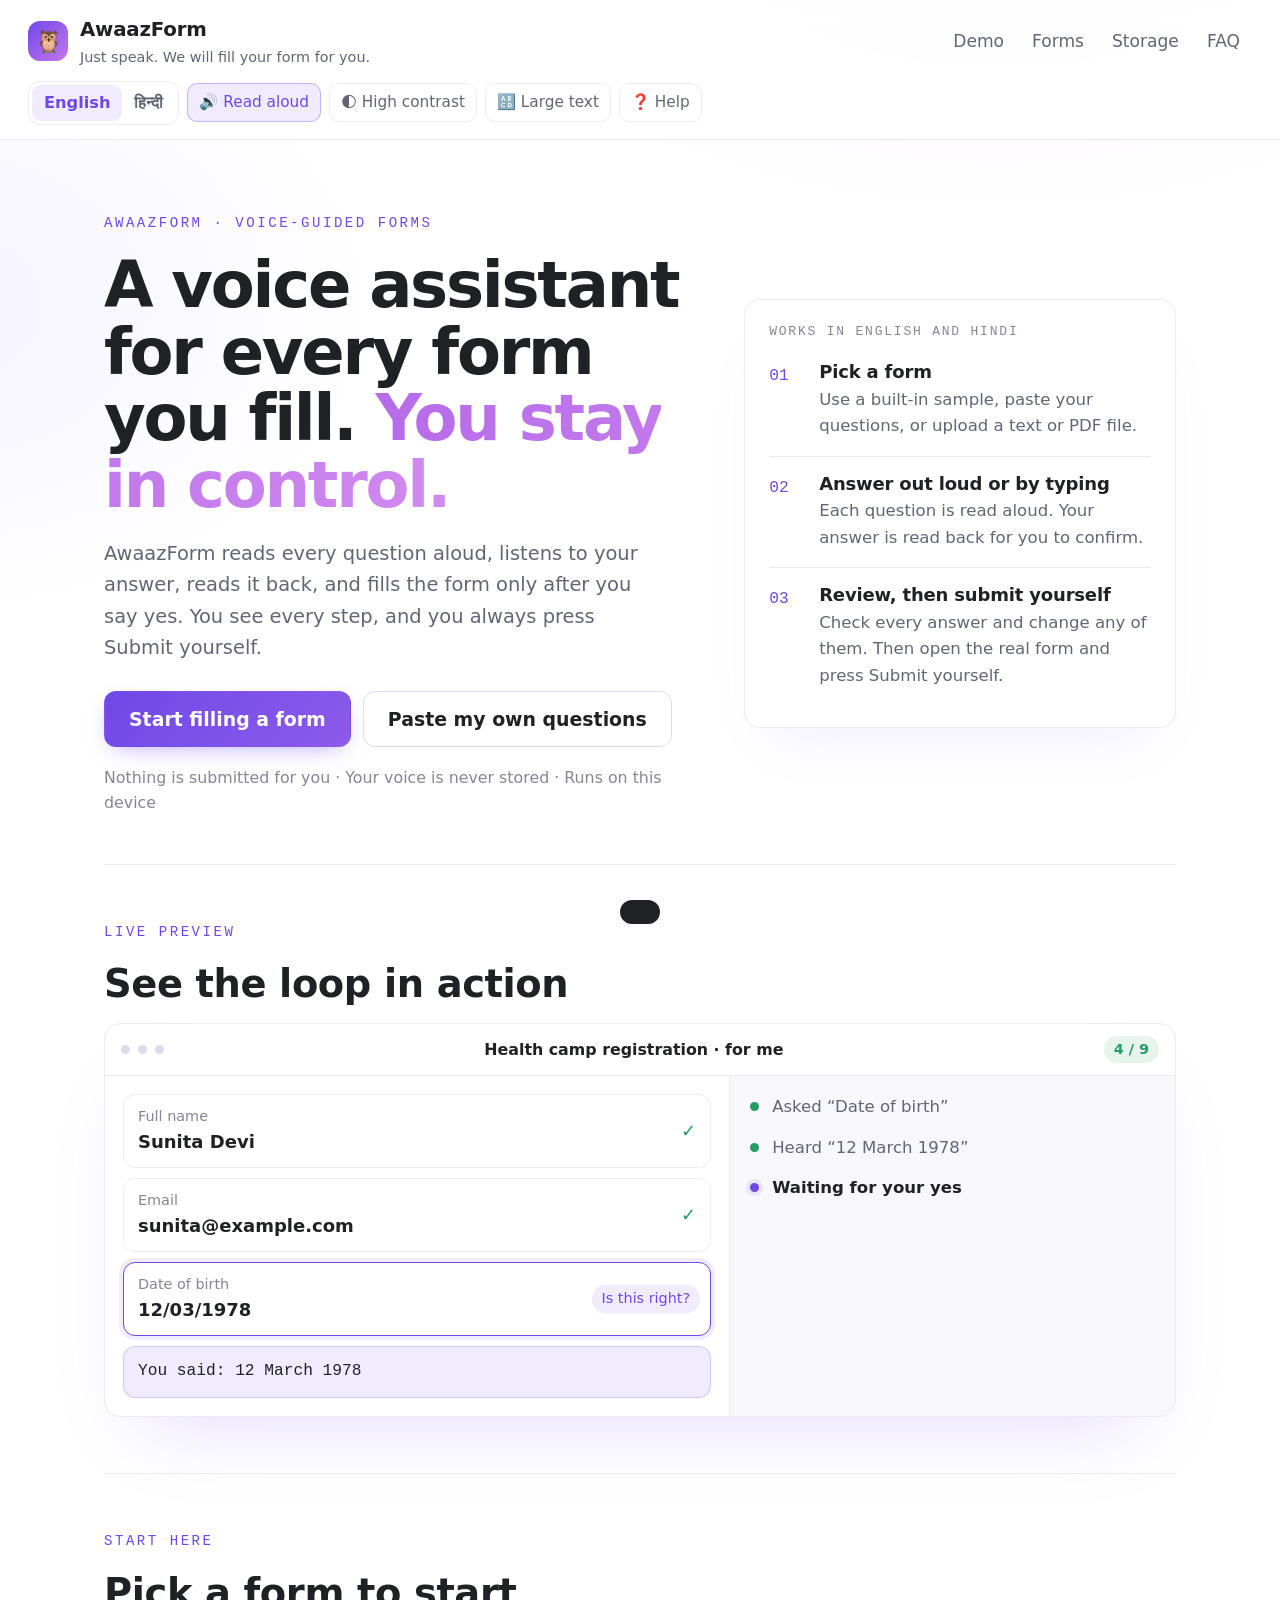
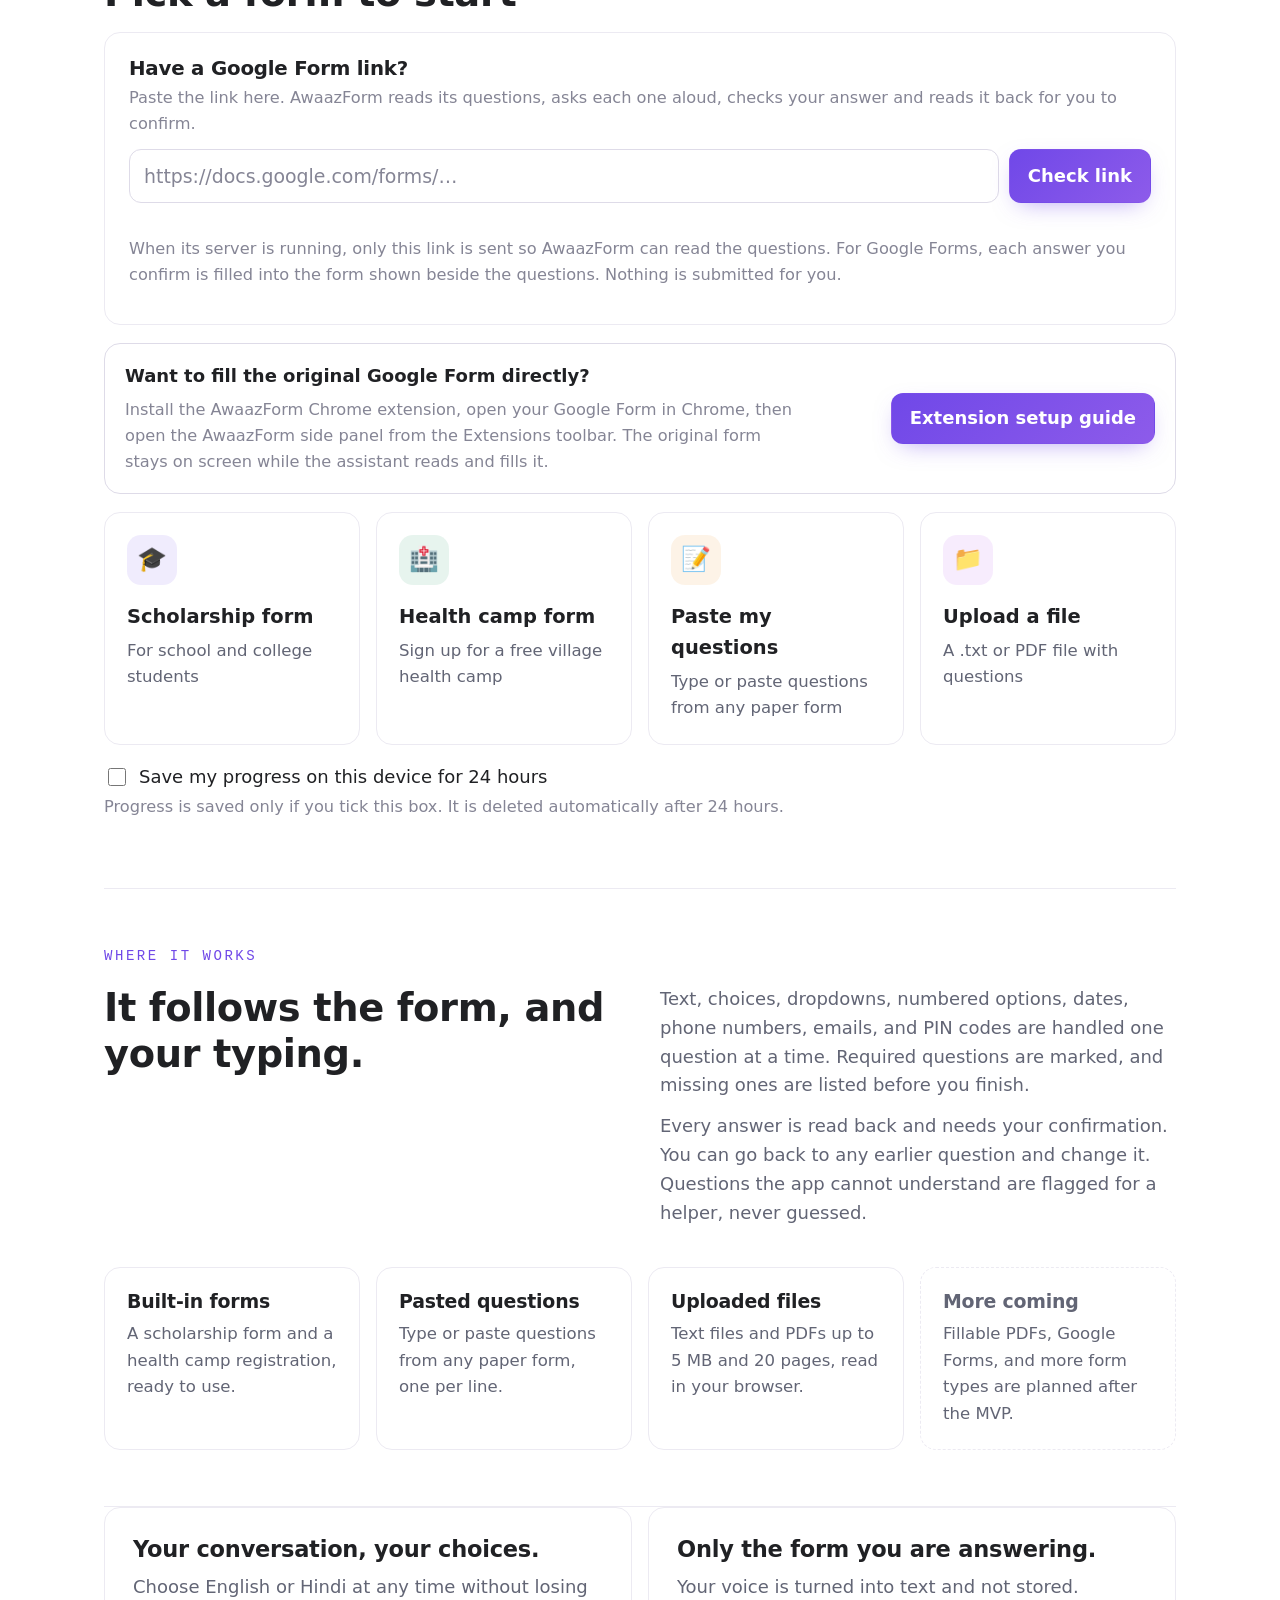
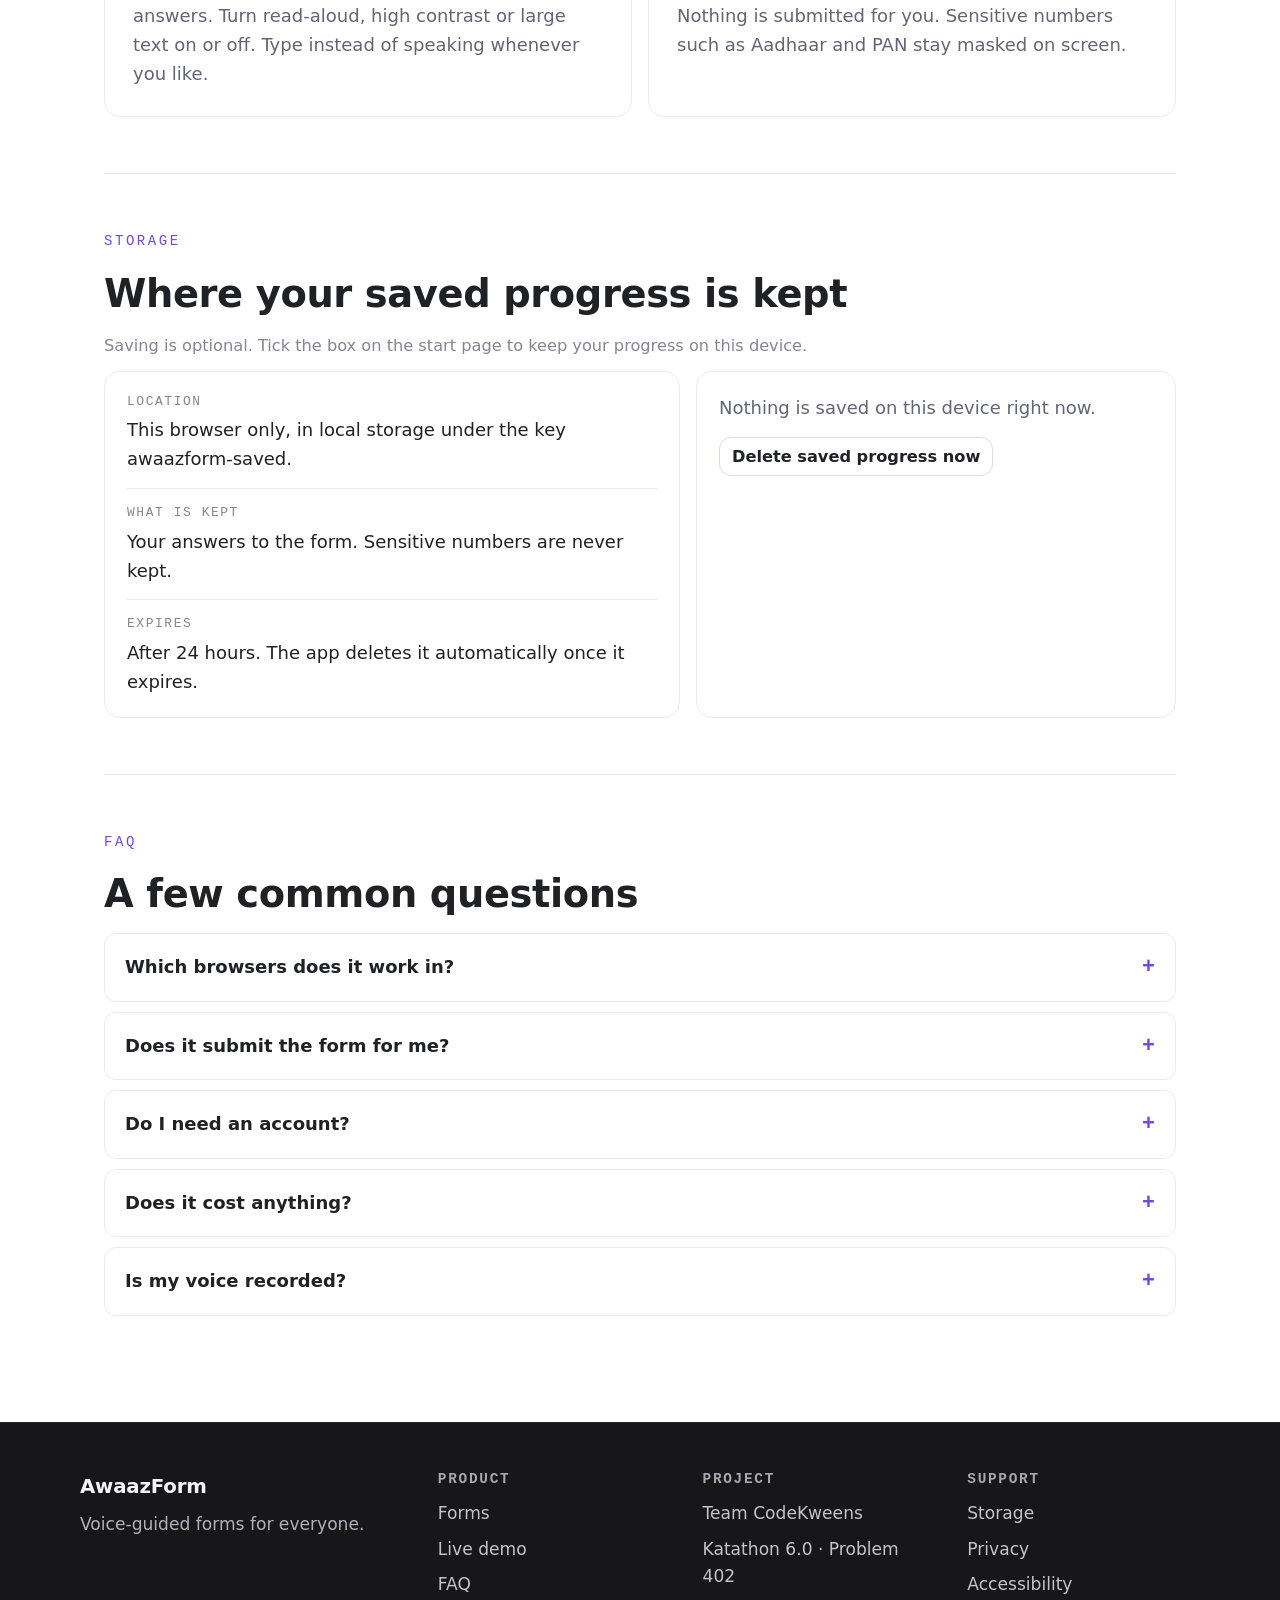
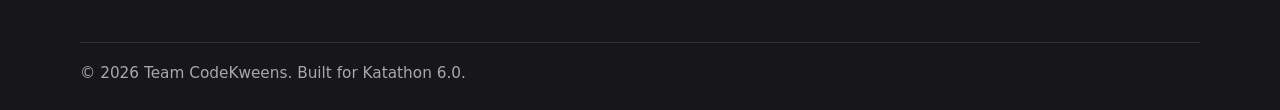
<file: index.html>
<!DOCTYPE html>
<html lang="en">
<head>
  <meta charset="utf-8">
  <meta name="viewport" content="width=device-width, initial-scale=1">
  <meta name="referrer" content="no-referrer">
  <meta http-equiv="Content-Security-Policy" content="default-src 'self'; script-src 'self' https://cdnjs.cloudflare.com; worker-src 'self' blob: https://cdnjs.cloudflare.com; style-src 'self'; img-src 'self' data:; connect-src 'self' https://cdnjs.cloudflare.com http://localhost:8001 http://127.0.0.1:8001; frame-src https://docs.google.com https://forms.google.com; object-src 'none'; base-uri 'none'">
  <title>AwaazForm – Voice-guided forms</title>
  <link rel="manifest" href="/manifest.json">
<meta name="theme-color" content="#4f46e5">
<meta name="viewport" content="width=device-width, initial-scale=1.0">
  <link rel="icon" href="data:,">
  <link rel="stylesheet" href="css/styles.css">
</head>
<body>
  <a class="skip-link" href="#main" data-i18n="skip">Skip to main content</a>

  <header class="topbar">
    <div class="brand">
      <div class="owl" aria-hidden="true">🦉</div>
      <div>
        <p class="brand-name" data-i18n="appName">AwaazForm</p>
        <p class="tagline" data-i18n="tagline"></p>
      </div>
    </div>
    <nav class="navlinks" aria-label="Page sections">
      <a href="#demo" data-i18n="navDemo"></a>
      <a href="#forms" data-i18n="navForms"></a>
      <a href="#storage" data-i18n="navStorage"></a>
      <a href="#faq" data-i18n="navFaq"></a>
    </nav>
    <div class="toolbar">
      <div class="lang-switch" role="group" aria-label="Language">
        <button type="button" data-lang-btn="en" aria-pressed="true">English</button>
        <button type="button" data-lang-btn="hi" aria-pressed="false">हिन्दी</button>
      </div>
      <button type="button" class="tool" id="btnAutoRead" aria-pressed="true">🔊 <span data-i18n="autoRead"></span></button>
      <button type="button" class="tool" id="btnContrast" aria-pressed="false">🌓 <span data-i18n="contrast"></span></button>
      <button type="button" class="tool" id="btnLarge" aria-pressed="false">🔠 <span data-i18n="largeText"></span></button>
      <button type="button" class="tool" id="btnHelp">❓ <span data-i18n="help"></span></button>
    </div>
  </header>

  <div id="live" class="sr-only" aria-live="polite"></div>
  <div id="toast" class="toast" aria-hidden="true"></div>

  <main id="main" tabindex="-1">

    <!-- SCREEN 1: START -->
    <section id="screen-start" class="screen">
      <div class="hero" id="top">
        <div>
          <p class="eyebrow" data-i18n="eyebrow"></p>
          <h2 class="hero-title" tabindex="-1"><span data-i18n="heroHead1"></span> <span class="grad" data-i18n="heroHead2"></span></h2>
          <p class="hero-sub" data-i18n="heroSub"></p>
          <div class="hero-cta">
            <a class="btn primary big" href="#forms" data-i18n="heroCta1"></a>
            <button type="button" class="btn big" data-go="paste" data-i18n="heroCta2"></button>
          </div>
          <p class="trust" data-i18n="trustLine"></p>
        </div>
        <aside class="steps-panel" aria-label="How it works">
          <p class="panel-label" data-i18n="panelLabel"></p>
          <ol class="steps">
            <li><span class="sn">01</span><div><h3 data-i18n="step1T"></h3><p data-i18n="step1D"></p></div></li>
            <li><span class="sn">02</span><div><h3 data-i18n="step2T"></h3><p data-i18n="step2D"></p></div></li>
            <li><span class="sn">03</span><div><h3 data-i18n="step3T"></h3><p data-i18n="step3D"></p></div></li>
          </ol>
        </aside>
      </div>

      <section id="demo" class="sect">
        <p class="eyebrow" data-i18n="demoEyebrow"></p>
        <h3 class="section-title" data-i18n="demoH"></h3>
        <div class="demo" aria-hidden="true">
          <div class="demo-bar">
            <span></span><span></span><span></span>
            <em data-i18n="demoTitle"></em>
            <b class="verified">4 / 9</b>
          </div>
          <div class="demo-body">
            <div class="demo-form">
              <div class="demo-field"><small data-i18n="demoName"></small><strong>Sunita Devi</strong><span class="tick">✓</span></div>
              <div class="demo-field"><small data-i18n="demoEmail"></small><strong>sunita@example.com</strong><span class="tick">✓</span></div>
              <div class="demo-field active"><small data-i18n="demoDob"></small><strong>12/03/1978</strong><span class="chip" data-i18n="demoCheck"></span></div>
              <div class="demo-say" data-i18n="demoSaid"></div>
            </div>
            <div class="demo-log">
              <p class="log" data-i18n="demoLog1"></p>
              <p class="log" data-i18n="demoLog2"></p>
              <p class="log now" data-i18n="demoLog3"></p>
            </div>
          </div>
        </div>
      </section>

      <section id="forms" class="sect">
        <p class="eyebrow" data-i18n="formsEyebrow"></p>
        <h3 class="section-title" data-i18n="formsTitle"></h3>

        <div id="resumeBox" class="resume" hidden>
          <p><strong data-i18n="resumeTitle"></strong></p>
          <div class="row">
            <button type="button" id="btnResume" class="btn primary" data-i18n="resume"></button>
            <button type="button" id="btnDeleteSaved" class="btn ghost" data-i18n="deleteSaved"></button>
          </div>
        </div>

        <form id="linkForm" class="link-card" novalidate>
          <h3 class="link-title" data-i18n="linkTitle"></h3>
          <p class="note" data-i18n="linkDesc"></p>
          <div class="link-row">
            <label for="formLink" class="sr-only" data-i18n="linkTitle"></label>
            <input id="formLink" class="input" type="url" inputmode="url" autocomplete="off" data-i18n-placeholder="linkPlaceholder" placeholder="https://">
            <button type="submit" class="btn primary" data-i18n="linkCheck"></button>
          </div>
          <p id="linkMsg" class="link-msg" role="status"></p>
          <p class="note" data-i18n="linkNote"></p>
        </form>

        <div class="extension-callout">
          <div><strong>Want to fill the original Google Form directly?</strong><p class="note">Install the AwaazForm Chrome extension, open your Google Form in Chrome, then open the AwaazForm side panel from the Extensions toolbar. The original form stays on screen while the assistant reads and fills it.</p></div>
          <a class="btn primary" href="extension/README.md" target="_blank" rel="noopener">Extension setup guide</a>
        </div>

        <div class="card-grid">
          <button type="button" class="choice-card c1" data-sample="scholar">
            <span class="big-emoji" aria-hidden="true">🎓</span>
            <span class="ct" data-i18n="sampleScholar"></span>
            <span class="cd" data-i18n="sampleScholarDesc"></span>
          </button>
          <button type="button" class="choice-card c2" data-sample="camp">
            <span class="big-emoji" aria-hidden="true">🏥</span>
            <span class="ct" data-i18n="sampleCamp"></span>
            <span class="cd" data-i18n="sampleCampDesc"></span>
          </button>
          <button type="button" class="choice-card c3" data-go="paste">
            <span class="big-emoji" aria-hidden="true">📝</span>
            <span class="ct" data-i18n="pasteTitle"></span>
            <span class="cd" data-i18n="pasteDesc"></span>
          </button>
          <button type="button" class="choice-card c4" data-go="paste">
            <span class="big-emoji" aria-hidden="true">📁</span>
            <span class="ct" data-i18n="uploadTitle"></span>
            <span class="cd" data-i18n="uploadDesc"></span>
          </button>
        </div>

        <label class="save-row">
          <input type="checkbox" id="saveProgress">
          <span data-i18n="saveProgress"></span>
        </label>
        <p class="note" data-i18n="saveNote"></p>
      </section>

      <section id="follow" class="sect">
        <p class="eyebrow" data-i18n="followEyebrow"></p>
        <div class="split">
          <h3 class="section-title" data-i18n="followTitle"></h3>
          <div>
            <p data-i18n="followP1"></p>
            <p data-i18n="followP2"></p>
          </div>
        </div>
        <div class="platform-grid">
          <article class="plat"><h4 data-i18n="cardSampleT"></h4><p data-i18n="cardSampleD"></p></article>
          <article class="plat"><h4 data-i18n="cardPasteT"></h4><p data-i18n="cardPasteD"></p></article>
          <article class="plat"><h4 data-i18n="cardFileT"></h4><p data-i18n="cardFileD"></p></article>
          <article class="plat more"><h4 data-i18n="cardMoreT"></h4><p data-i18n="cardMoreD"></p></article>
        </div>
      </section>

      <section class="sect duo" aria-label="Highlights">
        <article class="fcard"><h3 data-i18n="convTitle"></h3><p data-i18n="convD"></p></article>
        <article class="fcard"><h3 data-i18n="onlyTitle"></h3><p data-i18n="onlyD"></p></article>
      </section>

      <section id="storage" class="sect">
        <p class="eyebrow" data-i18n="storeEyebrow"></p>
        <h3 class="section-title" data-i18n="storeTitle"></h3>
        <p class="note" data-i18n="storeD"></p>
        <div class="store-box">
          <dl class="kv">
            <div><dt data-i18n="storeWhereL"></dt><dd data-i18n="storeWhereV"></dd></div>
            <div><dt data-i18n="storeWhatL"></dt><dd data-i18n="storeWhatV"></dd></div>
            <div><dt data-i18n="storeExpL"></dt><dd data-i18n="storeExpV"></dd></div>
          </dl>
          <div class="store-status">
            <p id="storeStatus" role="status"></p>
            <button type="button" id="btnStoreDelete" class="btn small" data-i18n="storeDelete"></button>
          </div>
        </div>
      </section>

      <section id="faq" class="sect">
        <p class="eyebrow" data-i18n="faqEyebrow"></p>
        <h3 class="section-title" data-i18n="faqTitle"></h3>
        <details class="faq"><summary data-i18n="faq1Q"></summary><p data-i18n="faq1A"></p></details>
        <details class="faq"><summary data-i18n="faq2Q"></summary><p data-i18n="faq2A"></p></details>
        <details class="faq"><summary data-i18n="faq3Q"></summary><p data-i18n="faq3A"></p></details>
        <details class="faq"><summary data-i18n="faq4Q"></summary><p data-i18n="faq4A"></p></details>
        <details class="faq"><summary data-i18n="faq5Q"></summary><p data-i18n="faq5A"></p></details>
      </section>
    </section>

    <!-- SCREEN 2: PASTE OR UPLOAD -->
    <section id="screen-paste" class="screen" hidden>
      <h2 tabindex="-1" data-i18n="pasteH"></h2>
      <p class="note" data-i18n="pasteHelp"></p>
      <form id="pasteForm" class="panel" novalidate>
        <label for="pasteText" class="label" data-i18n="pasteLabel"></label>
        <textarea id="pasteText" class="input" rows="10"></textarea>
        <div class="upload">
          <label for="fileInput" class="label" data-i18n="uploadBtn"></label>
          <input id="fileInput" class="file-input" type="file" accept=".txt,.pdf,text/plain,application/pdf">
          <p id="uploadMsg" class="note" role="status"></p>
        </div>
        <p id="pasteErr" class="error" role="alert"></p>
        <div class="nav-row">
          <button type="button" class="btn ghost" data-go="start" data-i18n="back"></button>
          <button type="submit" class="btn primary" data-i18n="startBtn"></button>
        </div>
      </form>
    </section>

    <!-- SCREEN 3: GUIDED FLOW -->
    <section id="screen-flow" class="screen" hidden>
      <div class="flow-head">
        <p id="formTitle" class="form-name"></p>
        <p id="qCount" class="qcount"></p>
      </div>
      <div class="voice-bar">
        <button type="button" id="btnVoice" class="btn small" aria-pressed="false"></button>
        <p id="voiceStatus" class="note" role="status" aria-live="polite"></p>
      </div>
      <div class="progress" id="progressBar" role="progressbar" aria-label="Form progress" aria-valuemin="0" aria-valuemax="1" aria-valuenow="0">
        <div id="progressFill"></div>
      </div>
      <div id="dots" class="dots" aria-hidden="true"></div>

      <div class="flow-layout">
      <aside id="formPanel" class="form-panel" aria-labelledby="formPanelTitle" hidden>
        <div class="workspace-heading"><strong id="formPanelTitle" data-i18n="formPanelTitle"></strong><span class="workspace-status" data-i18n="formPanelStatus"></span></div>
        <iframe id="formPreview" title="Google Form with your confirmed answers" referrerpolicy="no-referrer"></iframe>
        <p class="workspace-note" data-i18n="formPanelNote"></p>
      </aside>
      <article class="question-card">
        <h2 id="qTitle" tabindex="-1"></h2>
        <p><span id="qReq" class="badge"></span></p>
        <p id="qHint" class="hint"></p>
        <p id="flagNote" class="flag" hidden></p>
        <p><button type="button" class="btn ghost" id="btnListenQ">🔊 <span data-i18n="listen"></span></button></p>

        <div id="answerArea">
          <div class="mic-zone">
            <button type="button" id="btnMic" class="mic" aria-pressed="false">
              <span aria-hidden="true">🎤</span>
              <span id="micLabel"></span>
            </button>
            <div id="waves" class="waves" aria-hidden="true">
              <span></span><span></span><span></span><span></span><span></span>
            </div>
            <p id="micStatus" class="mic-status"></p>
          </div>

          <form id="answerForm" novalidate>
            <div id="selectField" hidden>
              <div id="optionGrid" class="option-grid"></div>
              <label for="answerSelect" class="label" data-i18n="chooseOption"></label>
              <select id="answerSelect" class="input"></select>
            </div>
            <div id="textField">
              <label for="answerInput" class="label" data-i18n="typeLabel"></label>
              <input id="answerInput" class="input" autocomplete="off" aria-describedby="qHint fieldError">
            </div>
            <p id="fieldError" class="error" role="alert"></p>
            <div class="nav-row">
              <button type="button" id="btnBack" class="btn ghost" data-i18n="back"></button>
              <button type="submit" class="btn primary" data-i18n="next"></button>
            </div>
          </form>
        </div>

        <div id="readback" class="readback" hidden>
          <p class="rb-title" data-i18n="readbackTitle"></p>
          <p id="rbSaid" class="rb-q" hidden></p>
          <p id="rbValue" class="rb-value" tabindex="-1"></p>
          <p id="rbNote" class="rb-q" hidden></p>
          <p id="rbQ" class="rb-q"></p>
          <div class="row big">
            <button type="button" id="btnConfirm" class="btn primary big" data-i18n="confirm"></button>
            <button type="button" id="btnEdit" class="btn" data-i18n="edit"></button>
            <button type="button" id="btnRepeat" class="btn" data-i18n="repeat"></button>
          </div>
        </div>
      </article>
      </div>
    </section>

    <!-- SCREEN 4: REVIEW -->
    <section id="screen-review" class="screen" hidden>
      <h2 tabindex="-1" data-i18n="reviewTitle"></h2>
      <p class="note" data-i18n="reviewSub"></p>
      <p id="reviewSummary" class="pill"></p>
      <p id="missingNote" class="error" role="status"></p>
      <ul id="reviewList" class="review-list"></ul>
      <div class="row">
        <button type="button" id="btnReviewBack" class="btn ghost" data-i18n="backToQ"></button>
        <button type="button" id="btnFinish" class="btn primary big" data-i18n="finish"></button>
      </div>
    </section>

    <!-- SCREEN 5: DONE -->
    <section id="screen-done" class="screen" hidden>
      <div class="owl owl-hero" aria-hidden="true">🦉</div>
      <h2 tabindex="-1" data-i18n="doneTitle"></h2>
      <p class="note" data-i18n="doneSub"></p>
      <p id="fillNote" class="note" role="status" hidden></p>
      <aside id="donePanel" class="form-panel done-panel" aria-labelledby="donePanelTitle" hidden>
        <div class="workspace-heading"><strong id="donePanelTitle" data-i18n="formPanelTitle"></strong><span class="workspace-status" data-i18n="donePanelStatus"></span></div>
        <iframe id="doneFrame" title="Google Form with your confirmed answers" referrerpolicy="no-referrer"></iframe>
      </aside>
      <div class="row">
        <button type="button" id="btnOpenForm" class="btn primary big" hidden data-i18n="openFilled"></button>
        <button type="button" id="btnPdf" class="btn" data-i18n="exportPdf"></button>
        <button type="button" id="btnCopy" class="btn" data-i18n="copy"></button>
        <button type="button" id="btnNew" class="btn ghost" data-i18n="startOver"></button>
      </div>
    </section>
  </main>

  <footer class="foot">
    <div class="foot-grid">
      <div>
        <p class="brand-name" data-i18n="appName">AwaazForm</p>
        <p class="foot-tag" data-i18n="footTag"></p>
      </div>
      <div>
        <h4 data-i18n="footProduct"></h4>
        <a href="#forms" data-i18n="footForms"></a>
        <a href="#demo" data-i18n="footDemo"></a>
        <a href="#faq" data-i18n="footFaq"></a>
      </div>
      <div>
        <h4 data-i18n="footProject"></h4>
        <a href="#top" data-i18n="footTeam"></a>
        <a href="#top" data-i18n="footKat"></a>
      </div>
      <div>
        <h4 data-i18n="footSupport"></h4>
        <a href="#storage" data-i18n="footStorage"></a>
        <a href="#faq" data-i18n="footPrivacy"></a>
        <a href="#faq" data-i18n="footAccess"></a>
      </div>
    </div>
    <p class="foot-bottom" data-i18n="footCopy"></p>
  </footer>

  <!-- Dialogs -->
  <dialog id="consentDlg" aria-labelledby="consentTitle">
    <h2 id="consentTitle" data-i18n="consentTitle"></h2>
    <p data-i18n="consentText"></p>
    <div class="row">
      <button type="button" id="consentAgree" class="btn primary" data-i18n="consentAgree"></button>
      <button type="button" class="btn ghost" data-close data-i18n="consentNo"></button>
    </div>
  </dialog>

  <dialog id="helpDlg" aria-labelledby="helpTitle">
    <h2 id="helpTitle" data-i18n="helpTitle"></h2>
    <p data-i18n="helpBody"></p>
    <p data-i18n="shortcutsList"></p>
    <button type="button" class="btn primary" data-close data-i18n="close"></button>
  </dialog>

  <div id="confetti" class="confetti" aria-hidden="true"></div>
  <article id="printSheet" class="print-sheet"></article>

  <script type="module" src="js/app.js"></script>
</body>
</html>
</file>
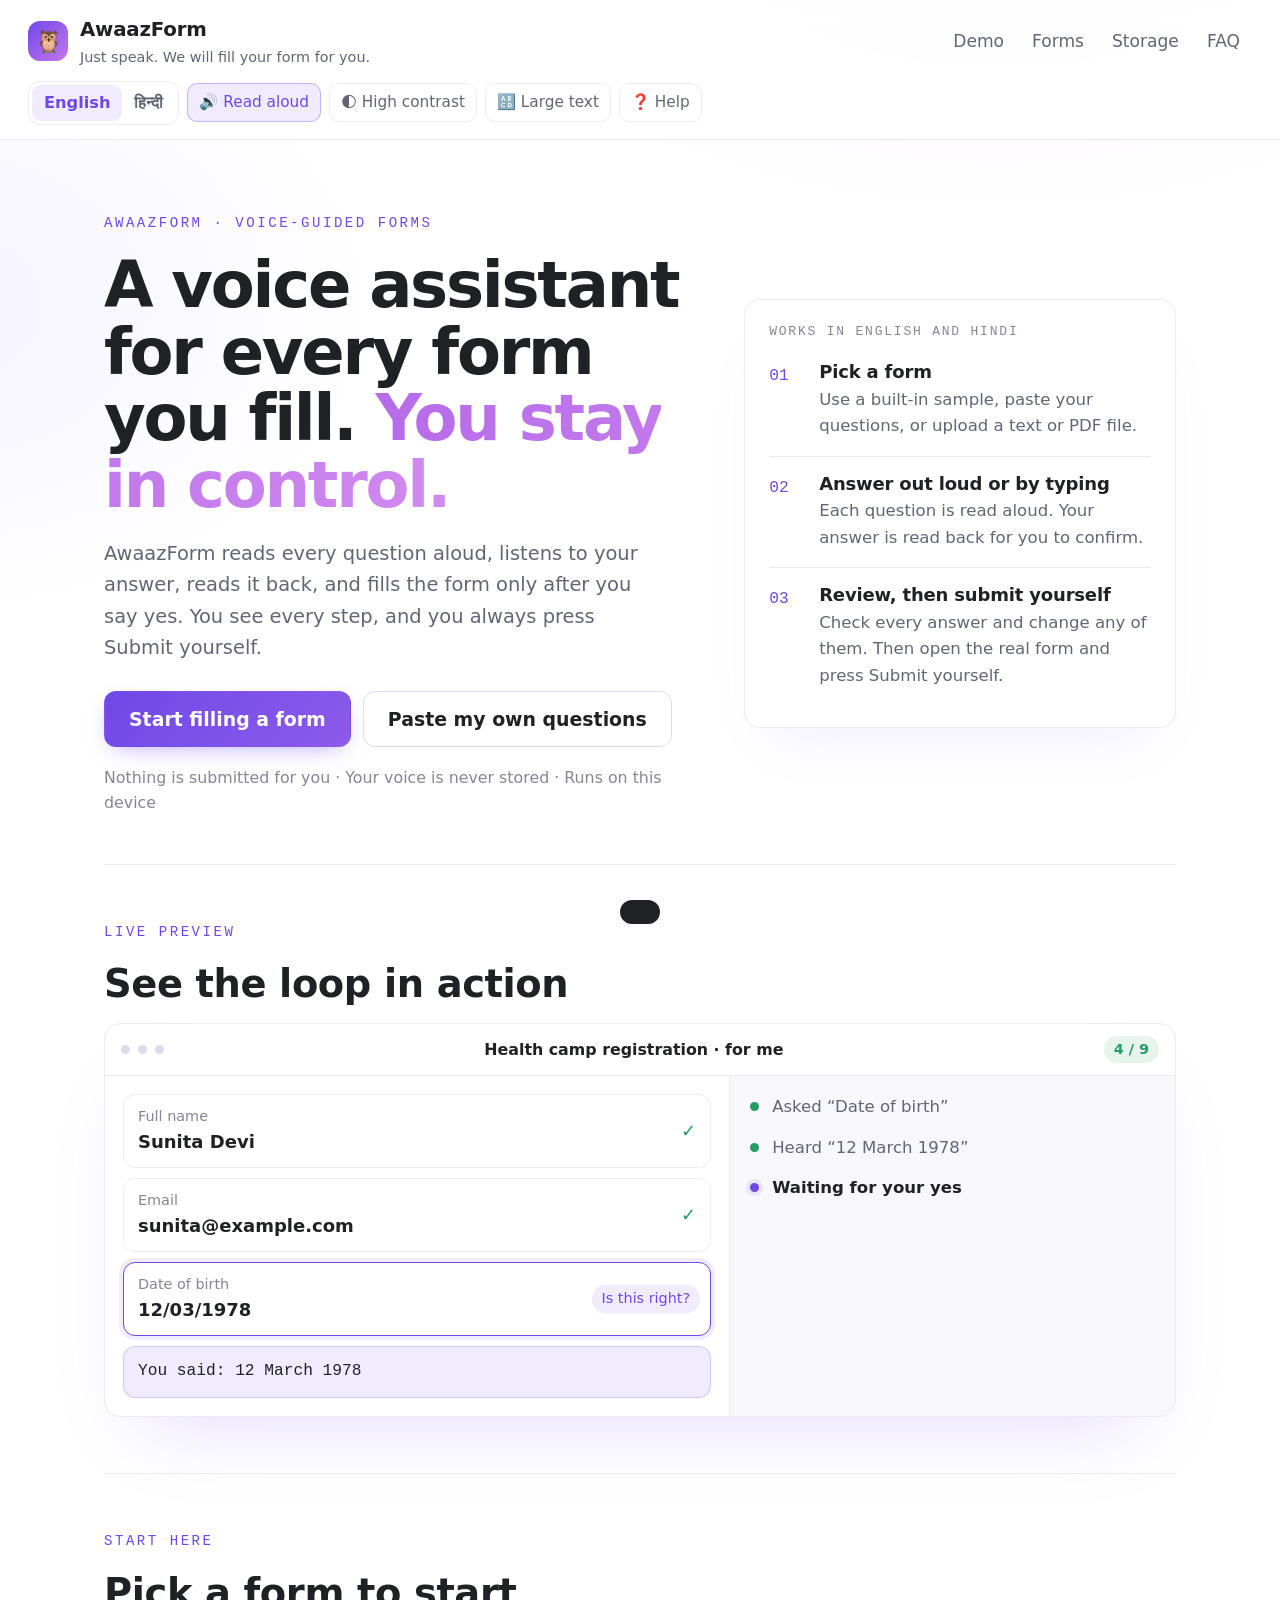
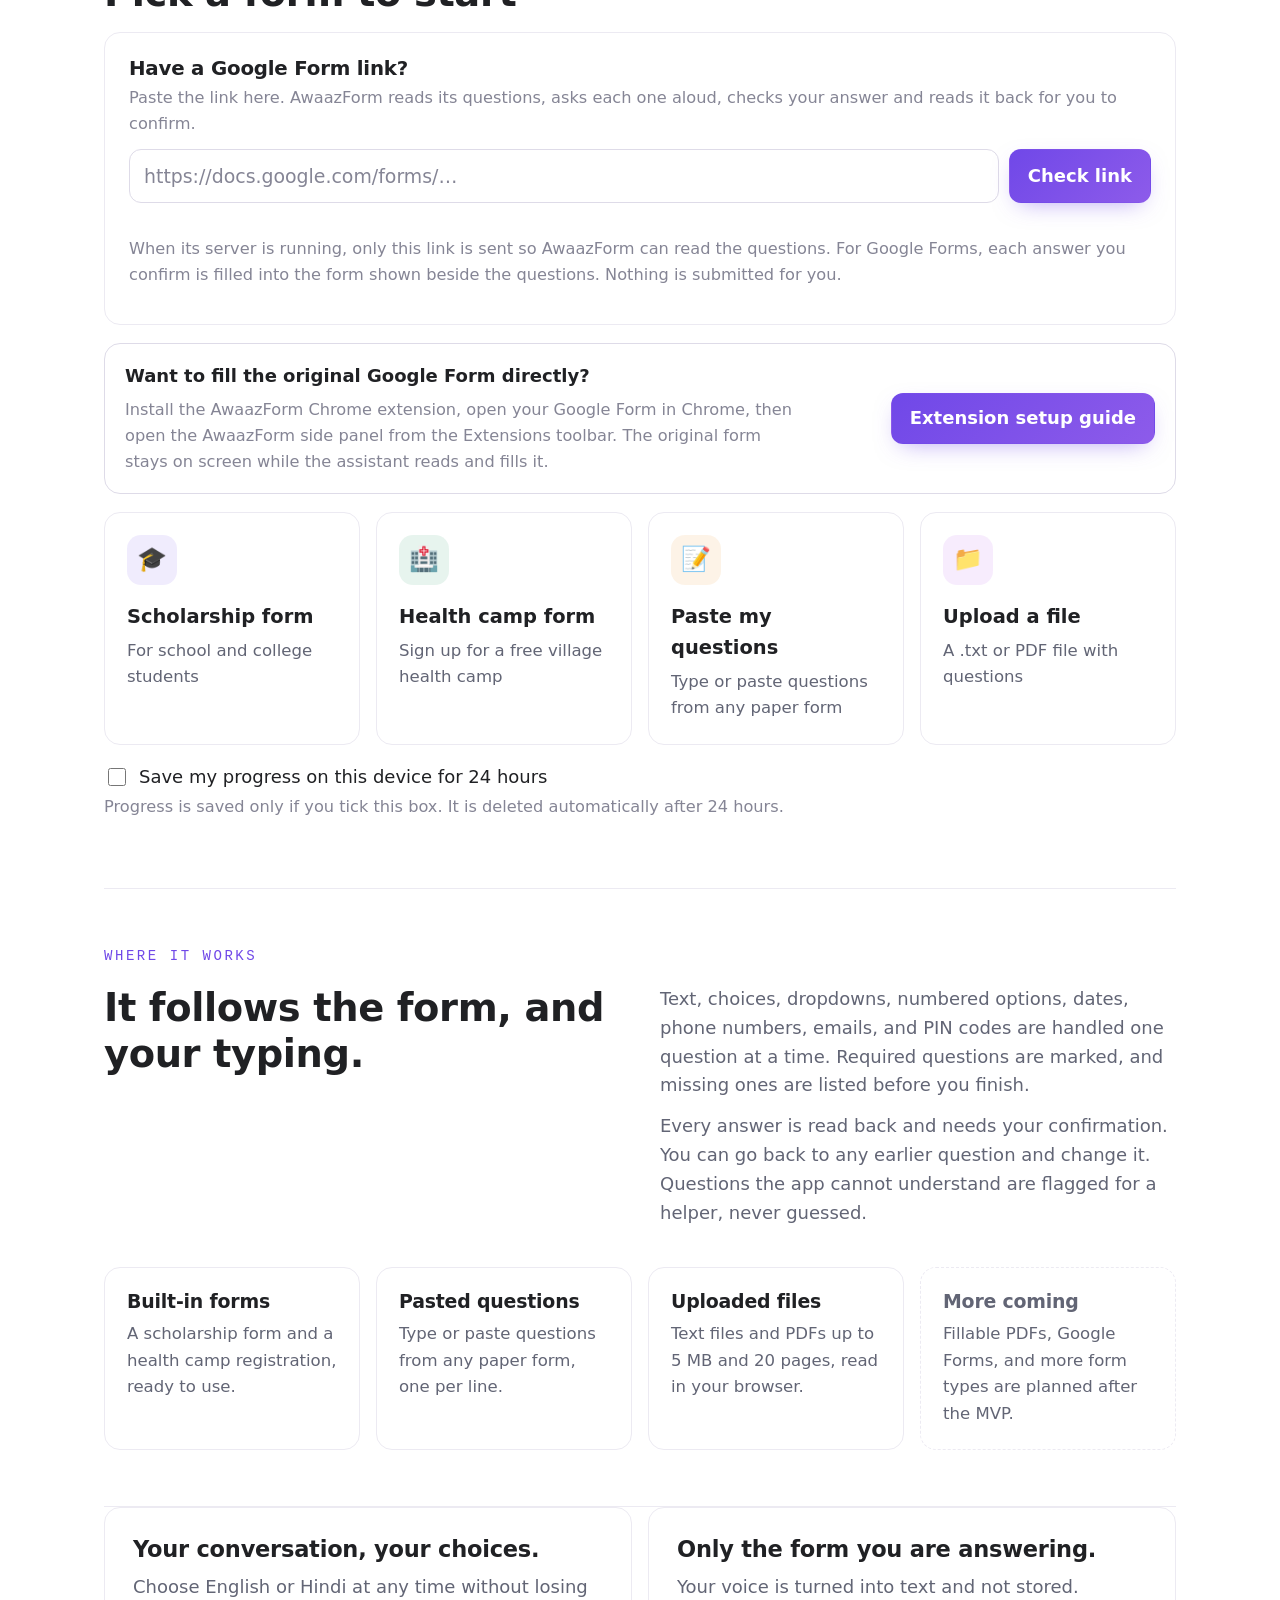
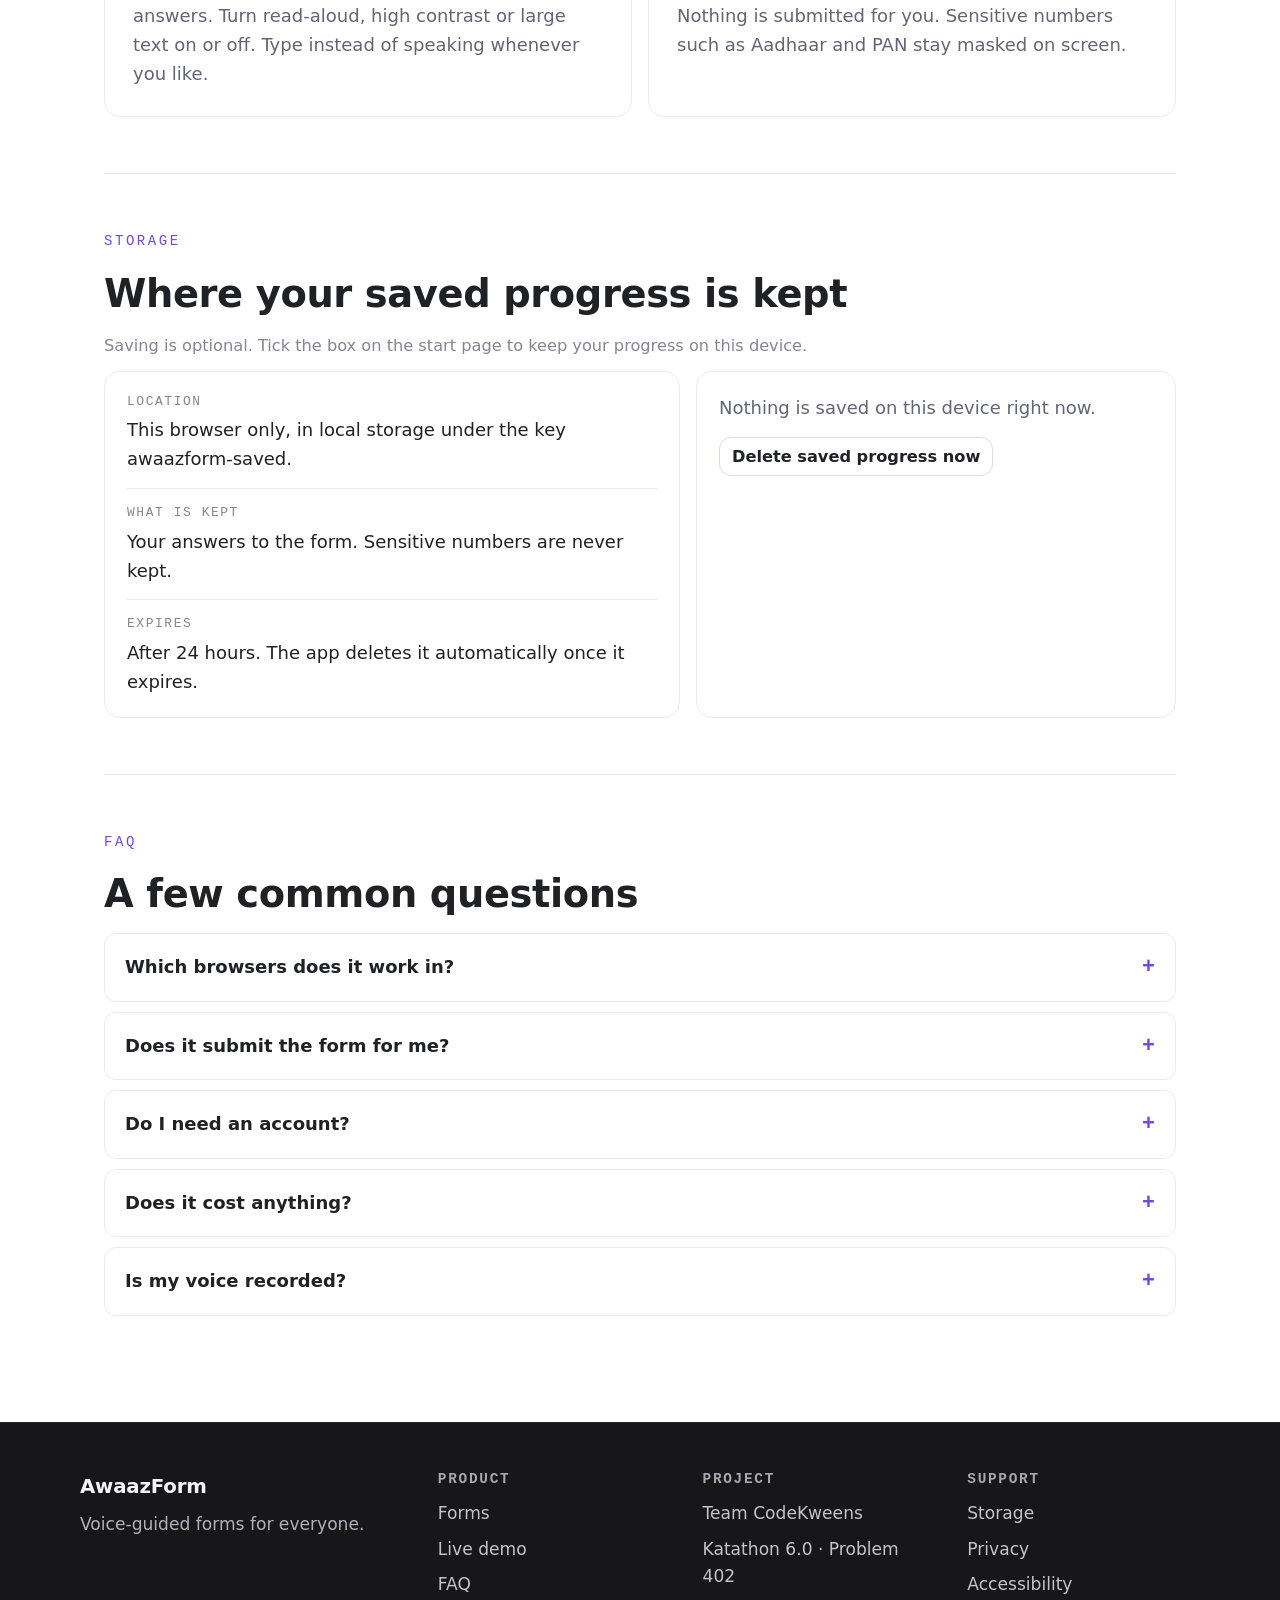
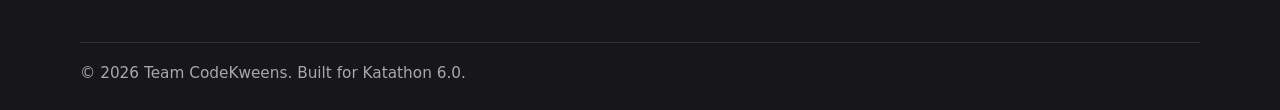
<file: awaazform-standalone.html>
<!DOCTYPE html>
<html lang="en">
<head>
  <meta charset="utf-8">
  <meta name="viewport" content="width=device-width, initial-scale=1">
  <meta name="referrer" content="no-referrer">
  <title>AwaazForm – Voice-guided forms</title>
  <link rel="manifest" href="/manifest.json">
<meta name="theme-color" content="#4f46e5">
<meta name="viewport" content="width=device-width, initial-scale=1.0">
  <link rel="icon" href="data:,">
  <style>
/* ===== AwaazForm — clean white, purple-accented, accessible ===== */

:root {
  --bg: #ffffff;
  --surface: #ffffff;
  --surface-2: #f8f7fc;
  --line: #eceaf2;
  --line-2: #dedbe8;

  --ink: #202124;
  --muted: #626575;
  --faint: #858595;

  --accent: #7048e8;
  --accent-2: #c477ee;
  --accent-soft: rgba(112, 72, 232, .10);

  --warm: #e99a38;
  --warm-soft: rgba(233, 154, 56, .12);

  --ok: #269b62;
  --ok-soft: rgba(38, 155, 98, .11);

  --err: #df5555;
  --err-soft: rgba(223, 85, 85, .10);

  --radius: 16px;
  --mono: ui-monospace, SFMono-Regular, Menlo, Consolas, monospace;
}

body.hc {
  --bg: #000;
  --surface: #000;
  --surface-2: #111;
  --line: #fff;
  --line-2: #fff;
  --ink: #fff;
  --muted: #fff;
  --faint: #ddd;
  --accent: #ffd43b;
  --accent-2: #00e5ff;
  --accent-soft: #222;
  --warm: #ffd43b;
  --warm-soft: #222;
  --ok: #7cfc00;
  --ok-soft: #111;
  --err: #ff7b72;
  --err-soft: #111;
}

[hidden] { display: none !important; }
*, *::before, *::after { box-sizing: border-box; }

html {
  font-size: 18px;
  scroll-behavior: smooth;
  scroll-padding-top: 96px;
}

html.large { font-size: 21.6px; }

body {
  margin: 0;
  min-height: 100vh;
  color: var(--ink);
  background-color: var(--bg);
  font-family: "Segoe UI", "Nirmala UI", "Noto Sans Devanagari", system-ui, sans-serif;
  line-height: 1.6;
  -webkit-font-smoothing: antialiased;

  background-image:
    radial-gradient(900px 520px at 78% -12%, rgba(196, 119, 238, .12), transparent 62%),
    radial-gradient(760px 520px at -6% 34%, rgba(112, 72, 232, .07), transparent 60%);

  background-attachment: fixed;
}

body.hc { background-image: none; }

h1, h2, h3, h4 {
  line-height: 1.2;
  margin: 0 0 10px;
  letter-spacing: -.01em;
}

p { margin: 0 0 12px; }

main {
  max-width: 1120px;
  margin: 0 auto;
  padding: 0 24px 40px;
  outline: none;
}

:focus-visible {
  outline: 2px solid var(--accent);
  outline-offset: 3px;
}

body.hc :focus-visible { outline-color: #ffd43b; }

.sr-only {
  position: absolute;
  width: 1px;
  height: 1px;
  overflow: hidden;
  clip: rect(0 0 0 0);
  white-space: nowrap;
}

.skip-link {
  position: absolute;
  left: -999px;
  top: 8px;
  z-index: 99;
  background: #fff;
  color: #000;
  padding: 10px 16px;
  border-radius: 10px;
  font-weight: 600;
}

.skip-link:focus { left: 8px; }

/* ---------- Top bar ---------- */

.topbar {
  position: sticky;
  top: 0;
  z-index: 30;
  display: flex;
  flex-wrap: wrap;
  gap: 12px 24px;
  align-items: center;
  padding: 14px 28px;
  background: rgba(255, 255, 255, .88);
  backdrop-filter: blur(14px);
  border-bottom: 1px solid var(--line);
}

body.hc .topbar { background: #000; }

.brand {
  display: flex;
  align-items: center;
  gap: 12px;
}

.brand-name {
  margin: 0;
  font-weight: 700;
  font-size: 1.1rem;
  letter-spacing: -.01em;
}

.tagline {
  margin: 0;
  font-size: .8rem;
  color: var(--muted);
}

.owl {
  width: 40px;
  height: 40px;
  flex: none;
  display: grid;
  place-items: center;
  font-size: 22px;
  border-radius: 12px;
  background: linear-gradient(135deg, var(--accent), var(--accent-2));
  animation: bob 3.2s ease-in-out infinite;
}

.owl.talking { animation: talk .35s ease-in-out infinite alternate; }
.owl.happy { animation: jump .5s ease-in-out 2; }

.owl-hero {
  width: 84px;
  height: 84px;
  font-size: 42px;
  margin: 0 auto 14px;
  border-radius: 24px;
}

.navlinks {
  display: flex;
  gap: 4px;
  margin-left: auto;
}

.navlinks a {
  color: var(--muted);
  text-decoration: none;
  padding: 8px 12px;
  border-radius: 10px;
  font-size: .95rem;
}

.navlinks a:hover {
  color: var(--ink);
  background: var(--surface-2);
}

.toolbar {
  display: flex;
  flex-wrap: wrap;
  gap: 8px;
  align-items: center;
}

.lang-switch {
  display: inline-flex;
  padding: 3px;
  border-radius: 12px;
  background: var(--surface);
  border: 1px solid var(--line);
}

.lang-switch button {
  font: inherit;
  font-weight: 600;
  font-size: .9rem;
  min-height: 36px;
  padding: 4px 12px;
  border: 0;
  border-radius: 9px;
  background: transparent;
  color: var(--muted);
  cursor: pointer;
}

.lang-switch button[aria-pressed="true"] {
  background: var(--accent-soft);
  color: var(--accent);
}

.tool {
  font: inherit;
  font-size: .85rem;
  min-height: 36px;
  padding: 6px 11px;
  border-radius: 10px;
  border: 1px solid var(--line);
  background: var(--surface);
  color: var(--muted);
  cursor: pointer;
}

.tool[aria-pressed="true"] {
  color: var(--accent);
  border-color: rgba(112, 72, 232, .35);
  background: var(--accent-soft);
}

body.hc .tool[aria-pressed="true"] {
  color: #000;
  background: #ffd43b;
}

/* ---------- Buttons ---------- */

.btn {
  font: inherit;
  font-weight: 600;
  min-height: 46px;
  padding: 10px 18px;
  border-radius: 12px;
  border: 1px solid var(--line-2);
  background: var(--surface);
  color: var(--ink);
  cursor: pointer;
  text-decoration: none;
  display: inline-flex;
  align-items: center;
  justify-content: center;
  gap: 8px;
  transition: transform .15s, border-color .15s, background .15s, box-shadow .15s;
}

.btn:hover {
  border-color: var(--accent);
  transform: translateY(-1px);
}

.btn:active { transform: translateY(1px); }

.btn.primary {
  background: linear-gradient(135deg, #7048e8, #8d5bea);
  color: #fff;
  border-color: transparent;
  box-shadow: 0 8px 24px -10px rgba(112, 72, 232, .55);
}

body.hc .btn.primary {
  background: #ffd43b;
  color: #000;
  box-shadow: none;
}

.btn.ghost { background: transparent; }

.btn.big {
  font-size: 1.05rem;
  min-height: 54px;
  padding: 12px 24px;
}

.btn.small {
  min-height: 38px;
  padding: 6px 12px;
  font-size: .9rem;
}

.btn:disabled {
  opacity: .45;
  cursor: not-allowed;
  transform: none;
}

.row {
  display: flex;
  gap: 10px;
  flex-wrap: wrap;
  align-items: center;
  margin: 12px 0;
}

.row.big { justify-content: center; }

.nav-row {
  display: flex;
  justify-content: space-between;
  gap: 10px;
  flex-wrap: wrap;
  margin-top: 18px;
}

/* ---------- Hero ---------- */

.hero {
  display: grid;
  grid-template-columns: 1.15fr .85fr;
  gap: 56px;
  align-items: center;
  padding: 72px 0 48px;
}

.eyebrow {
  font-family: var(--mono);
  font-size: .78rem;
  letter-spacing: .18em;
  text-transform: uppercase;
  color: var(--accent);
  margin: 0 0 18px;
}

.hero-title {
  font-size: clamp(2.4rem, 5vw, 3.9rem);
  font-weight: 700;
  line-height: 1.04;
  letter-spacing: -.035em;
  margin: 0 0 20px;
}

.grad {
  background: linear-gradient(90deg, #b66be9, #d08aef);
  -webkit-background-clip: text;
  background-clip: text;
  color: transparent;
}

body.hc .grad {
  background: none;
  color: #ffd43b;
}

.hero-sub {
  color: var(--muted);
  font-size: 1.08rem;
  max-width: 560px;
  margin-bottom: 28px;
}

.hero-cta {
  display: flex;
  gap: 12px;
  flex-wrap: wrap;
}

.trust {
  margin: 18px 0 0;
  font-size: .88rem;
  color: var(--faint);
}

.steps-panel {
  background: var(--surface);
  border: 1px solid var(--line);
  border-radius: var(--radius);
  padding: 22px 24px;
  box-shadow: 0 30px 60px -30px rgba(112, 72, 232, .12);
}

.panel-label {
  font-family: var(--mono);
  font-size: .72rem;
  letter-spacing: .14em;
  text-transform: uppercase;
  color: var(--faint);
  margin: 0 0 14px;
}

.steps {
  list-style: none;
  margin: 0;
  padding: 0;
}

.steps li {
  display: grid;
  grid-template-columns: 44px 1fr;
  gap: 6px;
  padding: 16px 0;
  border-top: 1px solid var(--line);
}

.steps li:first-child {
  border-top: 0;
  padding-top: 4px;
}

.steps h3 {
  font-size: 1rem;
  font-weight: 600;
  margin: 0 0 4px;
}

.steps p {
  margin: 0;
  color: var(--muted);
  font-size: .92rem;
}

.sn {
  font-family: var(--mono);
  color: var(--accent);
  font-size: .9rem;
  padding-top: 3px;
}

/* ---------- Sections ---------- */

.sect {
  padding: 56px 0;
  border-top: 1px solid var(--line);
}

.section-title {
  font-size: clamp(1.6rem, 3vw, 2.2rem);
  font-weight: 650;
  margin: 0 0 16px;
}

.split {
  display: grid;
  grid-template-columns: 1fr 1fr;
  gap: 40px;
  align-items: start;
}

.split p { color: var(--muted); }

.note {
  color: var(--faint);
  font-size: .9rem;
}

/* ---------- Demo ---------- */

.demo {
  overflow: hidden;
  background: var(--surface);
  border: 1px solid var(--line);
  border-radius: var(--radius);
  box-shadow: 0 40px 80px -40px rgba(112, 72, 232, .22);
}

.demo-bar {
  display: flex;
  align-items: center;
  gap: 8px;
  padding: 12px 16px;
  border-bottom: 1px solid var(--line);
  color: var(--muted);
  font-size: .88rem;
}

.demo-bar > span {
  width: 9px;
  height: 9px;
  border-radius: 50%;
  background: var(--line-2);
}

.demo-bar em {
  font-style: normal;
  font-weight: 600;
  color: var(--ink);
  margin: 0 auto;
}

.demo-bar .verified {
  background: var(--ok-soft);
  color: var(--ok);
  padding: 2px 10px;
  border-radius: 99px;
  font-size: .8rem;
  font-weight: 600;
}

.demo-body {
  display: grid;
  grid-template-columns: 1.4fr 1fr;
}

.demo-form {
  padding: 18px;
  display: grid;
  gap: 10px;
}

.demo-field {
  position: relative;
  background: var(--bg);
  border: 1px solid var(--line);
  border-radius: 12px;
  padding: 10px 14px;
}

.demo-field small {
  display: block;
  color: var(--faint);
  font-size: .8rem;
}

.demo-field strong { font-weight: 600; }

.demo-field .tick {
  position: absolute;
  right: 14px;
  top: 50%;
  transform: translateY(-50%);
  color: var(--ok);
  font-weight: 700;
}

.demo-field.active {
  border-color: var(--accent);
  box-shadow: 0 0 0 4px var(--accent-soft);
}

.demo-field .chip {
  position: absolute;
  right: 10px;
  top: 50%;
  transform: translateY(-50%);
  background: var(--accent-soft);
  color: var(--accent);
  border-radius: 99px;
  padding: 3px 10px;
  font-size: .8rem;
}

.demo-say {
  background: var(--accent-soft);
  color: var(--ink);
  border: 1px solid rgba(112, 72, 232, .22);
  border-radius: 12px;
  padding: 12px 14px;
  font-family: var(--mono);
  font-size: .9rem;
}

.demo-log {
  padding: 18px 20px;
  border-left: 1px solid var(--line);
  background: var(--surface-2);
}

.demo-log .log {
  position: relative;
  margin: 0 0 14px;
  padding-left: 22px;
  color: var(--muted);
  font-size: .92rem;
}

.demo-log .log::before {
  content: "";
  position: absolute;
  left: 0;
  top: 8px;
  width: 9px;
  height: 9px;
  border-radius: 50%;
  background: var(--ok);
}

.demo-log .log.now {
  color: var(--ink);
  font-weight: 600;
}

.demo-log .log.now::before {
  background: var(--accent);
  box-shadow: 0 0 0 4px var(--accent-soft);
}

/* ---------- Forms: link + cards ---------- */

.link-card {
  background: var(--surface);
  border: 1px solid var(--line);
  border-radius: var(--radius);
  padding: 24px;
  margin: 0 0 18px;
}

.link-title {
  font-size: 1.1rem;
  font-weight: 600;
  margin: 0 0 4px;
}

.link-row {
  display: flex;
  gap: 10px;
  flex-wrap: wrap;
  margin-top: 12px;
}

.link-row .input {
  flex: 1 1 280px;
  width: auto;
}

.link-msg {
  min-height: 1.4em;
  color: var(--muted);
  font-size: .92rem;
  margin: 10px 0 0;
}

.link-panel {
  display: flex;
  gap: 10px;
  flex-wrap: wrap;
  margin: 8px 0 4px;
}

.card-grid {
  display: grid;
  grid-template-columns: repeat(auto-fit, minmax(230px, 1fr));
  gap: 16px;
  margin: 0 0 18px;
}

.choice-card {
  display: flex;
  flex-direction: column;
  align-items: flex-start;
  gap: 6px;
  text-align: left;
  font: inherit;
  color: var(--ink);
  padding: 22px;
  min-height: 180px;
  border-radius: var(--radius);
  border: 1px solid var(--line);
  background: var(--surface);
  cursor: pointer;
  transition: transform .2s, border-color .2s, background .2s;
}

.choice-card:hover {
  transform: translateY(-3px);
  border-color: var(--accent);
  background: var(--surface-2);
}

.big-emoji {
  display: grid;
  place-items: center;
  width: 50px;
  height: 50px;
  margin-bottom: 10px;
  border-radius: 14px;
  font-size: 24px;
  background: var(--accent-soft);
}

.choice-card.c2 .big-emoji { background: var(--ok-soft); }
.choice-card.c3 .big-emoji { background: var(--warm-soft); }
.choice-card.c4 .big-emoji { background: rgba(196, 119, 238, .14); }

.ct {
  font-weight: 600;
  font-size: 1.08rem;
}

.cd {
  color: var(--muted);
  font-size: .92rem;
}

.resume {
  display: flex;
  flex-wrap: wrap;
  gap: 12px;
  align-items: center;
  justify-content: space-between;
  background: var(--warm-soft);
  border: 1px solid rgba(233, 154, 56, .35);
  border-radius: var(--radius);
  padding: 16px 20px;
  margin: 0 0 18px;
}

.save-row {
  display: flex;
  gap: 10px;
  align-items: center;
  font-weight: 500;
  margin: 10px 0 2px;
  cursor: pointer;
}

input[type="checkbox"] {
  width: 18px;
  height: 18px;
  accent-color: var(--accent);
}

/* ---------- Platform & feature cards ---------- */

.platform-grid {
  display: grid;
  grid-template-columns: repeat(auto-fit, minmax(210px, 1fr));
  gap: 16px;
  margin-top: 28px;
}

.plat {
  background: var(--surface);
  border: 1px solid var(--line);
  border-radius: var(--radius);
  padding: 22px;
}

.plat h4 {
  font-size: 1.05rem;
  font-weight: 600;
  margin: 0 0 8px;
}

.plat p {
  color: var(--muted);
  font-size: .92rem;
  margin: 0;
}

.plat.more {
  border-style: dashed;
  background: transparent;
}

.plat.more h4 { color: var(--muted); }

.duo {
  display: grid;
  grid-template-columns: 1fr 1fr;
  gap: 16px;
  padding-top: 0;
}

.fcard {
  background: var(--surface);
  border: 1px solid var(--line);
  border-radius: var(--radius);
  padding: 28px;
}

.fcard h3 {
  font-size: 1.25rem;
  font-weight: 600;
}

.fcard p {
  color: var(--muted);
  margin: 0;
}

/* ---------- Storage ---------- */

.store-box {
  display: grid;
  grid-template-columns: 1.2fr 1fr;
  gap: 16px;
}

.kv {
  margin: 0;
  background: var(--surface);
  border: 1px solid var(--line);
  border-radius: var(--radius);
  padding: 6px 22px;
}

.kv > div {
  padding: 14px 0;
  border-top: 1px solid var(--line);
}

.kv > div:first-child { border-top: 0; }

.kv dt {
  font-family: var(--mono);
  font-size: .72rem;
  letter-spacing: .12em;
  text-transform: uppercase;
  color: var(--faint);
  margin-bottom: 4px;
}

.kv dd {
  margin: 0;
  color: var(--ink);
}

.store-status {
  background: var(--surface);
  border: 1px solid var(--line);
  border-radius: var(--radius);
  padding: 22px;
  display: flex;
  flex-direction: column;
  gap: 14px;
  align-items: flex-start;
}

#storeStatus {
  margin: 0;
  color: var(--muted);
}

/* ---------- FAQ ---------- */

.faq {
  background: var(--surface);
  border: 1px solid var(--line);
  border-radius: 12px;
  padding: 0 20px;
  margin-bottom: 10px;
}

.faq summary {
  cursor: pointer;
  list-style: none;
  padding: 16px 0;
  font-weight: 600;
  display: flex;
  justify-content: space-between;
  align-items: center;
  gap: 12px;
}

.faq summary::-webkit-details-marker { display: none; }

.faq summary::after {
  content: "+";
  font-family: var(--mono);
  color: var(--accent);
  font-size: 1.2rem;
}

.faq[open] summary::after { content: "–"; }

.faq p {
  color: var(--muted);
  padding: 0 0 18px;
  margin: 0;
}

/* ---------- Footer ---------- */

.foot {
  border-top: 1px solid #25252b;
  background: #171719;
  color: #f5f5f7;
  padding: 48px 24px 24px;
}

.foot-grid {
  max-width: 1120px;
  margin: 0 auto;
  display: grid;
  grid-template-columns: 1.4fr repeat(3, 1fr);
  gap: 32px;
}

.foot h4 {
  font-size: .8rem;
  font-family: var(--mono);
  letter-spacing: .12em;
  text-transform: uppercase;
  color: #a7a7b0;
  margin: 0 0 12px;
}

.foot a {
  display: block;
  color: #c3c3cb;
  text-decoration: none;
  margin-bottom: 8px;
  font-size: .95rem;
}

.foot a:hover { color: #c477ee; }

.foot-tag {
  color: #b0b0ba;
  font-size: .95rem;
  margin: 8px 0 0;
}

.foot-bottom {
  max-width: 1120px;
  margin: 36px auto 0;
  padding-top: 18px;
  border-top: 1px solid #303036;
  color: #a7a7b0;
  font-size: .85rem;
}

/* ---------- Paste / upload ---------- */

.panel {
  background: var(--surface);
  border: 1px solid var(--line);
  border-radius: var(--radius);
  padding: 26px;
}

.input {
  width: 100%;
  font: inherit;
  font-size: 1.05rem;
  min-height: 52px;
  padding: 11px 14px;
  border-radius: 12px;
  border: 1px solid var(--line-2);
  background: var(--bg);
  color: var(--ink);
}

.input::placeholder { color: var(--faint); }

.input:focus {
  border-color: var(--accent);
  box-shadow: 0 0 0 4px var(--accent-soft);
  outline: none;
}

textarea.input { resize: vertical; }

.label {
  display: block;
  font-weight: 600;
  margin: 14px 0 6px;
}

.file-input {
  font: inherit;
  color: var(--muted);
  margin-top: 4px;
}

.upload { margin-top: 12px; }

/* ---------- Guided flow ---------- */

.flow-head {
  display: flex;
  justify-content: space-between;
  align-items: center;
  flex-wrap: wrap;
  gap: 10px;
  margin-bottom: 12px;
}

.form-name {
  margin: 0;
  color: var(--muted);
  font-weight: 500;
}

.qcount {
  margin: 0;
  font-family: var(--mono);
  font-size: .85rem;
  color: var(--accent);
  background: var(--accent-soft);
  padding: 4px 12px;
  border-radius: 99px;
}

.progress {
  height: 6px;
  border-radius: 99px;
  background: var(--line);
  overflow: hidden;
}

#progressFill {
  height: 100%;
  width: 0;
  border-radius: 99px;
  background: linear-gradient(90deg, var(--accent), var(--accent-2));
  transition: width .5s ease;
}

.dots {
  display: flex;
  flex-wrap: wrap;
  gap: 6px;
  margin: 14px 0 22px;
}

.dot {
  width: 10px;
  height: 10px;
  border-radius: 50%;
  background: var(--line-2);
  transition: transform .2s, background .2s;
}

.dot.done { background: var(--ok); }

.dot.current {
  background: var(--accent);
  transform: scale(1.45);
}

.dot.flag {
  outline: 2px dashed var(--warm);
  outline-offset: 2px;
}

.question-card {
  position: relative;
  background: var(--surface);
  border: 1px solid var(--line);
  border-radius: 22px;
  padding: 32px;
  box-shadow: 0 30px 70px -40px rgba(112, 72, 232, .20);
}

.question-card::before {
  content: "";
  position: absolute;
  left: 0;
  top: 28px;
  bottom: 28px;
  width: 3px;
  border-radius: 0 3px 3px 0;
  background: linear-gradient(var(--accent), var(--accent-2));
}

.question-card h2 {
  font-size: 1.6rem;
  font-weight: 650;
  margin: 0 0 10px;
}

.badge {
  display: inline-block;
  padding: 2px 11px;
  border-radius: 99px;
  font-size: .8rem;
  font-weight: 600;
  font-family: var(--mono);
}

.badge.req {
  background: var(--err-soft);
  color: var(--err);
}

.badge.opt {
  background: var(--ok-soft);
  color: var(--ok);
}

.hint {
  color: var(--muted);
  font-size: 1rem;
}

.flag {
  background: var(--warm-soft);
  color: var(--warm);
  border: 1px dashed var(--warm);
  padding: 10px 14px;
  border-radius: 12px;
}

.error {
  color: var(--err);
  font-weight: 600;
  min-height: 1.4em;
  margin: 8px 0 0;
}

.mic-zone {
  text-align: center;
  margin: 18px 0 8px;
}

.mic {
  position: relative;
  width: 124px;
  height: 124px;
  margin: 0 auto;
  border: 0;
  border-radius: 50%;
  cursor: pointer;
  color: #fff;
  font: inherit;
  font-size: 38px;
  line-height: 1;
  background: linear-gradient(135deg, #7048e8, #c477ee);
  box-shadow: 0 16px 40px -12px rgba(112, 72, 232, .48);
  display: flex;
  flex-direction: column;
  align-items: center;
  justify-content: center;
  gap: 2px;
}

.mic span:last-child {
  font-size: .9rem;
  font-weight: 600;
}

.mic.on { animation: pulse 1.2s ease-out infinite; }

body.hc .mic { color: #000; }

.mic-status {
  min-height: 1.4em;
  color: var(--accent);
  font-weight: 600;
  text-align: center;
  margin: 8px 0 0;
}

.waves {
  display: none;
  justify-content: center;
  align-items: center;
  gap: 5px;
  height: 40px;
  margin-top: 10px;
}

.waves.on { display: flex; }

.waves span {
  width: 5px;
  height: 100%;
  border-radius: 4px;
  background: var(--accent);
  animation: wave 1s ease-in-out infinite;
}

.waves span:nth-child(2) { animation-delay: .15s; }
.waves span:nth-child(3) { animation-delay: .3s; }
.waves span:nth-child(4) { animation-delay: .45s; }
.waves span:nth-child(5) { animation-delay: .6s; }

.option-grid {
  display: grid;
  grid-template-columns: repeat(auto-fill, minmax(220px, 1fr));
  gap: 10px;
  margin: 14px 0 18px;
}

.opt-card {
  font: inherit;
  font-size: 1rem;
  text-align: left;
  display: flex;
  align-items: center;
  gap: 12px;
  min-height: 56px;
  padding: 12px 14px;
  border-radius: 12px;
  border: 1px solid var(--line-2);
  background: var(--bg);
  color: var(--ink);
  cursor: pointer;
  transition: border-color .15s, background .15s;
}

.opt-card:hover {
  border-color: var(--accent);
  background: var(--accent-soft);
}

.num {
  display: inline-grid;
  place-items: center;
  width: 30px;
  height: 30px;
  flex: none;
  border-radius: 9px;
  background: var(--accent-soft);
  color: var(--accent);
  font-family: var(--mono);
  font-weight: 600;
}

.readback {
  margin-top: 18px;
  text-align: center;
  padding: 24px 18px;
  border-radius: 18px;
  background: var(--accent-soft);
  border: 1px solid rgba(112, 72, 232, .22);
}

.rb-title {
  margin: 0 0 8px;
  color: var(--muted);
}

.rb-value {
  display: inline-block;
  margin: 0;
  font-size: 1.6rem;
  font-weight: 650;
  padding: 10px 20px;
  max-width: 100%;
  border-radius: 12px;
  background: var(--bg);
  border: 1px solid var(--line-2);
  word-break: break-word;
}

.rb-q {
  font-weight: 600;
  margin: 12px 0 0;
}

/* ---------- Review ---------- */

.pill {
  display: inline-block;
  padding: 5px 14px;
  border-radius: 99px;
  background: var(--accent-soft);
  color: var(--accent);
  font-family: var(--mono);
  font-size: .85rem;
}

.review-list {
  list-style: none;
  padding: 0;
  margin: 16px 0;
  display: grid;
  gap: 10px;
}

.review-item {
  display: grid;
  grid-template-columns: 1fr auto;
  gap: 2px 16px;
  align-items: center;
  background: var(--surface);
  border: 1px solid var(--line);
  border-radius: 14px;
  padding: 14px 18px;
}

.review-item.bad {
  border-color: var(--err);
  background: var(--err-soft);
}

.rq {
  margin: 0;
  color: var(--muted);
  font-size: .92rem;
}

.rv {
  margin: 0;
  font-size: 1.1rem;
  font-weight: 600;
  word-break: break-word;
}

.review-item .btn {
  grid-column: 2;
  grid-row: 1 / span 2;
}

/* ---------- Done & confetti ---------- */

#screen-done {
  text-align: center;
  padding-top: 40px;
}

#screen-done .row { justify-content: center; }

.confetti {
  position: fixed;
  inset: 0;
  pointer-events: none;
  overflow: hidden;
  z-index: 40;
}

.confetti span {
  position: absolute;
  top: -20px;
  width: 9px;
  height: 15px;
  border-radius: 3px;
  animation: fall 3s linear forwards;
}

@keyframes fall {
  to {
    transform: translate(var(--drift, 0px), 110vh) rotate(720deg);
  }
}

/* ---------- Dialogs & toast ---------- */

dialog {
  border: 1px solid var(--line-2);
  border-radius: 20px;
  padding: 28px;
  max-width: min(520px, 92vw);
  background: var(--surface);
  color: var(--ink);
  box-shadow: 0 40px 90px rgba(0, 0, 0, .16);
}

dialog::backdrop {
  background: rgba(20, 15, 35, .45);
  backdrop-filter: blur(4px);
}

dialog p { color: var(--muted); }

.toast {
  position: fixed;
  left: 50%;
  bottom: 24px;
  z-index: 50;
  transform: translate(-50%, 200%);
  transition: transform .35s ease;
  background: var(--ink);
  color: #fff;
  font-weight: 600;
  padding: 12px 20px;
  border-radius: 12px;
  max-width: 92vw;
  text-align: center;
}

.toast.show { transform: translate(-50%, 0); }

/* ---------- Print (PDF export) ---------- */

.print-sheet { display: none; }

@media print {
  body > *:not(.print-sheet) { display: none !important; }
  body {
    background: #fff;
    color: #000;
  }
  .print-sheet {
    display: block;
    font-size: 12pt;
    color: #000;
  }
  .print-sheet h1 {
    font-size: 20pt;
    margin-bottom: 4px;
  }
  .print-sheet dl {
    display: grid;
    grid-template-columns: 1fr 2fr;
    gap: 8px 16px;
  }
  .print-sheet dt { font-weight: 700; }
  .print-sheet dd {
    margin: 0;
    border-bottom: 1px solid #999;
    padding-bottom: 4px;
  }
}

/* ---------- Animations ---------- */

@keyframes bob {
  0%, 100% { transform: translateY(0); }
  50% { transform: translateY(-4px); }
}

@keyframes talk {
  from { transform: scale(1); }
  to { transform: scale(1.08) rotate(-3deg); }
}

@keyframes jump {
  0%, 100% { transform: translateY(0); }
  40% { transform: translateY(-14px); }
}

@keyframes pulse {
  0% {
    box-shadow:
      0 16px 40px -12px rgba(112, 72, 232, .48),
      0 0 0 0 rgba(112, 72, 232, .35);
  }
  100% {
    box-shadow:
      0 16px 40px -12px rgba(112, 72, 232, .48),
      0 0 0 24px rgba(112, 72, 232, 0);
  }
}

@keyframes wave {
  0%, 100% { transform: scaleY(.25); }
  50% { transform: scaleY(1); }
}

@media (prefers-reduced-motion: reduce) {
  *, *::before, *::after {
    animation: none !important;
    transition: none !important;
    scroll-behavior: auto !important;
  }
}

/* ---------- Responsive ---------- */

@media (max-width: 900px) {
  .hero, .split, .duo, .store-box {
    grid-template-columns: 1fr;
  }

  .hero {
    padding-top: 48px;
    gap: 36px;
  }

  .foot-grid { grid-template-columns: 1fr 1fr; }
  .navlinks { display: none; }
  .demo-body { grid-template-columns: 1fr; }

  .demo-log {
    border-left: 0;
    border-top: 1px solid var(--line);
  }
}

@media (max-width: 600px) {
  .topbar { padding: 12px 16px; }
  main { padding: 0 16px 32px; }
  .question-card { padding: 22px; }
  .question-card::before { display: none; }
  .mic { width: 112px; height: 112px; }

  .review-item { grid-template-columns: 1fr; }

  .review-item .btn {
    grid-column: 1;
    grid-row: auto;
    justify-self: start;
  }
}

/* ---------- Extension callout (AwaazForm additions) ---------- */
.success { color: var(--ok); }
.extension-callout {
  display: flex;
  align-items: center;
  justify-content: space-between;
  gap: 18px;
  margin: 18px 0;
  padding: 18px 20px;
  border: 1px solid var(--line-2);
  border-radius: 16px;
  background: var(--surface);
}
.extension-callout p { margin: 6px 0 0; max-width: 680px; }
@media (max-width: 700px) {
  .extension-callout { align-items: flex-start; flex-direction: column; }
}

/* ---------- Google Form shown beside the questions ---------- */
.flow-layout { display: grid; grid-template-columns: minmax(0, 1.1fr) minmax(300px, .9fr); gap: 18px; align-items: start; }
.flow-layout > .question-card { min-width: 0; }
.form-panel { min-width: 0; border: 1px solid var(--line); border-radius: 16px; background: var(--surface); overflow: hidden; box-shadow: 0 18px 45px -35px rgba(65, 40, 120, .35); }
.form-panel iframe { display: block; width: 100%; height: min(72vh, 720px); border: 0; background: #fff; }
.workspace-heading { display: flex; align-items: center; justify-content: space-between; gap: 10px; padding: 12px 16px; border-bottom: 1px solid var(--line); background: var(--surface-2); }
.workspace-heading strong { font-size: .98rem; }
.workspace-status { padding: 4px 9px; border-radius: 99px; background: var(--bg); color: var(--muted); font-size: .76rem; text-align: right; }
.workspace-note { margin: 0; padding: 12px 15px; color: var(--muted); font-size: .82rem; line-height: 1.5; }
.done-panel { margin: 18px 0; text-align: left; }
.done-panel iframe { height: min(78vh, 820px); }
@media (max-width: 900px) {
  .flow-layout { grid-template-columns: 1fr; }
  .flow-layout > .form-panel { order: 2; }
  .form-panel iframe { height: 520px; }
}

</style>
</head>
<body>
  <a class="skip-link" href="#main" data-i18n="skip">Skip to main content</a>

  <header class="topbar">
    <div class="brand">
      <div class="owl" aria-hidden="true">🦉</div>
      <div>
        <p class="brand-name" data-i18n="appName">AwaazForm</p>
        <p class="tagline" data-i18n="tagline"></p>
      </div>
    </div>
    <nav class="navlinks" aria-label="Page sections">
      <a href="#demo" data-i18n="navDemo"></a>
      <a href="#forms" data-i18n="navForms"></a>
      <a href="#storage" data-i18n="navStorage"></a>
      <a href="#faq" data-i18n="navFaq"></a>
    </nav>
    <div class="toolbar">
      <div class="lang-switch" role="group" aria-label="Language">
        <button type="button" data-lang-btn="en" aria-pressed="true">English</button>
        <button type="button" data-lang-btn="hi" aria-pressed="false">हिन्दी</button>
      </div>
      <button type="button" class="tool" id="btnAutoRead" aria-pressed="true">🔊 <span data-i18n="autoRead"></span></button>
      <button type="button" class="tool" id="btnContrast" aria-pressed="false">🌓 <span data-i18n="contrast"></span></button>
      <button type="button" class="tool" id="btnLarge" aria-pressed="false">🔠 <span data-i18n="largeText"></span></button>
      <button type="button" class="tool" id="btnHelp">❓ <span data-i18n="help"></span></button>
    </div>
  </header>

  <div id="live" class="sr-only" aria-live="polite"></div>
  <div id="toast" class="toast" aria-hidden="true"></div>

  <main id="main" tabindex="-1">

    <!-- SCREEN 1: START -->
    <section id="screen-start" class="screen">
      <div class="hero" id="top">
        <div>
          <p class="eyebrow" data-i18n="eyebrow"></p>
          <h2 class="hero-title" tabindex="-1"><span data-i18n="heroHead1"></span> <span class="grad" data-i18n="heroHead2"></span></h2>
          <p class="hero-sub" data-i18n="heroSub"></p>
          <div class="hero-cta">
            <a class="btn primary big" href="#forms" data-i18n="heroCta1"></a>
            <button type="button" class="btn big" data-go="paste" data-i18n="heroCta2"></button>
          </div>
          <p class="trust" data-i18n="trustLine"></p>
        </div>
        <aside class="steps-panel" aria-label="How it works">
          <p class="panel-label" data-i18n="panelLabel"></p>
          <ol class="steps">
            <li><span class="sn">01</span><div><h3 data-i18n="step1T"></h3><p data-i18n="step1D"></p></div></li>
            <li><span class="sn">02</span><div><h3 data-i18n="step2T"></h3><p data-i18n="step2D"></p></div></li>
            <li><span class="sn">03</span><div><h3 data-i18n="step3T"></h3><p data-i18n="step3D"></p></div></li>
          </ol>
        </aside>
      </div>

      <section id="demo" class="sect">
        <p class="eyebrow" data-i18n="demoEyebrow"></p>
        <h3 class="section-title" data-i18n="demoH"></h3>
        <div class="demo" aria-hidden="true">
          <div class="demo-bar">
            <span></span><span></span><span></span>
            <em data-i18n="demoTitle"></em>
            <b class="verified">4 / 9</b>
          </div>
          <div class="demo-body">
            <div class="demo-form">
              <div class="demo-field"><small data-i18n="demoName"></small><strong>Sunita Devi</strong><span class="tick">✓</span></div>
              <div class="demo-field"><small data-i18n="demoEmail"></small><strong>sunita@example.com</strong><span class="tick">✓</span></div>
              <div class="demo-field active"><small data-i18n="demoDob"></small><strong>12/03/1978</strong><span class="chip" data-i18n="demoCheck"></span></div>
              <div class="demo-say" data-i18n="demoSaid"></div>
            </div>
            <div class="demo-log">
              <p class="log" data-i18n="demoLog1"></p>
              <p class="log" data-i18n="demoLog2"></p>
              <p class="log now" data-i18n="demoLog3"></p>
            </div>
          </div>
        </div>
      </section>

      <section id="forms" class="sect">
        <p class="eyebrow" data-i18n="formsEyebrow"></p>
        <h3 class="section-title" data-i18n="formsTitle"></h3>

        <div id="resumeBox" class="resume" hidden>
          <p><strong data-i18n="resumeTitle"></strong></p>
          <div class="row">
            <button type="button" id="btnResume" class="btn primary" data-i18n="resume"></button>
            <button type="button" id="btnDeleteSaved" class="btn ghost" data-i18n="deleteSaved"></button>
          </div>
        </div>

        <form id="linkForm" class="link-card" novalidate>
          <h3 class="link-title" data-i18n="linkTitle"></h3>
          <p class="note" data-i18n="linkDesc"></p>
          <div class="link-row">
            <label for="formLink" class="sr-only" data-i18n="linkTitle"></label>
            <input id="formLink" class="input" type="url" inputmode="url" autocomplete="off" data-i18n-placeholder="linkPlaceholder" placeholder="https://">
            <button type="submit" class="btn primary" data-i18n="linkCheck"></button>
          </div>
          <p id="linkMsg" class="link-msg" role="status"></p>
          <p class="note" data-i18n="linkNote"></p>
        </form>

        <div class="extension-callout">
          <div><strong>Want to fill the original Google Form directly?</strong><p class="note">Install the AwaazForm Chrome extension, open your Google Form in Chrome, then open the AwaazForm side panel from the Extensions toolbar. The original form stays on screen while the assistant reads and fills it.</p></div>
          <a class="btn primary" href="extension/README.md" target="_blank" rel="noopener">Extension setup guide</a>
        </div>

        <div class="card-grid">
          <button type="button" class="choice-card c1" data-sample="scholar">
            <span class="big-emoji" aria-hidden="true">🎓</span>
            <span class="ct" data-i18n="sampleScholar"></span>
            <span class="cd" data-i18n="sampleScholarDesc"></span>
          </button>
          <button type="button" class="choice-card c2" data-sample="camp">
            <span class="big-emoji" aria-hidden="true">🏥</span>
            <span class="ct" data-i18n="sampleCamp"></span>
            <span class="cd" data-i18n="sampleCampDesc"></span>
          </button>
          <button type="button" class="choice-card c3" data-go="paste">
            <span class="big-emoji" aria-hidden="true">📝</span>
            <span class="ct" data-i18n="pasteTitle"></span>
            <span class="cd" data-i18n="pasteDesc"></span>
          </button>
          <button type="button" class="choice-card c4" data-go="paste">
            <span class="big-emoji" aria-hidden="true">📁</span>
            <span class="ct" data-i18n="uploadTitle"></span>
            <span class="cd" data-i18n="uploadDesc"></span>
          </button>
        </div>

        <label class="save-row">
          <input type="checkbox" id="saveProgress">
          <span data-i18n="saveProgress"></span>
        </label>
        <p class="note" data-i18n="saveNote"></p>
      </section>

      <section id="follow" class="sect">
        <p class="eyebrow" data-i18n="followEyebrow"></p>
        <div class="split">
          <h3 class="section-title" data-i18n="followTitle"></h3>
          <div>
            <p data-i18n="followP1"></p>
            <p data-i18n="followP2"></p>
          </div>
        </div>
        <div class="platform-grid">
          <article class="plat"><h4 data-i18n="cardSampleT"></h4><p data-i18n="cardSampleD"></p></article>
          <article class="plat"><h4 data-i18n="cardPasteT"></h4><p data-i18n="cardPasteD"></p></article>
          <article class="plat"><h4 data-i18n="cardFileT"></h4><p data-i18n="cardFileD"></p></article>
          <article class="plat more"><h4 data-i18n="cardMoreT"></h4><p data-i18n="cardMoreD"></p></article>
        </div>
      </section>

      <section class="sect duo" aria-label="Highlights">
        <article class="fcard"><h3 data-i18n="convTitle"></h3><p data-i18n="convD"></p></article>
        <article class="fcard"><h3 data-i18n="onlyTitle"></h3><p data-i18n="onlyD"></p></article>
      </section>

      <section id="storage" class="sect">
        <p class="eyebrow" data-i18n="storeEyebrow"></p>
        <h3 class="section-title" data-i18n="storeTitle"></h3>
        <p class="note" data-i18n="storeD"></p>
        <div class="store-box">
          <dl class="kv">
            <div><dt data-i18n="storeWhereL"></dt><dd data-i18n="storeWhereV"></dd></div>
            <div><dt data-i18n="storeWhatL"></dt><dd data-i18n="storeWhatV"></dd></div>
            <div><dt data-i18n="storeExpL"></dt><dd data-i18n="storeExpV"></dd></div>
          </dl>
          <div class="store-status">
            <p id="storeStatus" role="status"></p>
            <button type="button" id="btnStoreDelete" class="btn small" data-i18n="storeDelete"></button>
          </div>
        </div>
      </section>

      <section id="faq" class="sect">
        <p class="eyebrow" data-i18n="faqEyebrow"></p>
        <h3 class="section-title" data-i18n="faqTitle"></h3>
        <details class="faq"><summary data-i18n="faq1Q"></summary><p data-i18n="faq1A"></p></details>
        <details class="faq"><summary data-i18n="faq2Q"></summary><p data-i18n="faq2A"></p></details>
        <details class="faq"><summary data-i18n="faq3Q"></summary><p data-i18n="faq3A"></p></details>
        <details class="faq"><summary data-i18n="faq4Q"></summary><p data-i18n="faq4A"></p></details>
        <details class="faq"><summary data-i18n="faq5Q"></summary><p data-i18n="faq5A"></p></details>
      </section>
    </section>

    <!-- SCREEN 2: PASTE OR UPLOAD -->
    <section id="screen-paste" class="screen" hidden>
      <h2 tabindex="-1" data-i18n="pasteH"></h2>
      <p class="note" data-i18n="pasteHelp"></p>
      <form id="pasteForm" class="panel" novalidate>
        <label for="pasteText" class="label" data-i18n="pasteLabel"></label>
        <textarea id="pasteText" class="input" rows="10"></textarea>
        <div class="upload">
          <label for="fileInput" class="label" data-i18n="uploadBtn"></label>
          <input id="fileInput" class="file-input" type="file" accept=".txt,.pdf,text/plain,application/pdf">
          <p id="uploadMsg" class="note" role="status"></p>
        </div>
        <p id="pasteErr" class="error" role="alert"></p>
        <div class="nav-row">
          <button type="button" class="btn ghost" data-go="start" data-i18n="back"></button>
          <button type="submit" class="btn primary" data-i18n="startBtn"></button>
        </div>
      </form>
    </section>

    <!-- SCREEN 3: GUIDED FLOW -->
    <section id="screen-flow" class="screen" hidden>
      <div class="flow-head">
        <p id="formTitle" class="form-name"></p>
        <p id="qCount" class="qcount"></p>
      </div>
      <div class="voice-bar">
        <button type="button" id="btnVoice" class="btn small" aria-pressed="false"></button>
        <p id="voiceStatus" class="note" role="status" aria-live="polite"></p>
      </div>
      <div class="progress" id="progressBar" role="progressbar" aria-label="Form progress" aria-valuemin="0" aria-valuemax="1" aria-valuenow="0">
        <div id="progressFill"></div>
      </div>
      <div id="dots" class="dots" aria-hidden="true"></div>

      <div class="flow-layout">
      <aside id="formPanel" class="form-panel" aria-labelledby="formPanelTitle" hidden>
        <div class="workspace-heading"><strong id="formPanelTitle" data-i18n="formPanelTitle"></strong><span class="workspace-status" data-i18n="formPanelStatus"></span></div>
        <iframe id="formPreview" title="Google Form with your confirmed answers" referrerpolicy="no-referrer"></iframe>
        <p class="workspace-note" data-i18n="formPanelNote"></p>
      </aside>
      <article class="question-card">
        <h2 id="qTitle" tabindex="-1"></h2>
        <p><span id="qReq" class="badge"></span></p>
        <p id="qHint" class="hint"></p>
        <p id="flagNote" class="flag" hidden></p>
        <p><button type="button" class="btn ghost" id="btnListenQ">🔊 <span data-i18n="listen"></span></button></p>

        <div id="answerArea">
          <div class="mic-zone">
            <button type="button" id="btnMic" class="mic" aria-pressed="false">
              <span aria-hidden="true">🎤</span>
              <span id="micLabel"></span>
            </button>
            <div id="waves" class="waves" aria-hidden="true">
              <span></span><span></span><span></span><span></span><span></span>
            </div>
            <p id="micStatus" class="mic-status"></p>
          </div>

          <form id="answerForm" novalidate>
            <div id="selectField" hidden>
              <div id="optionGrid" class="option-grid"></div>
              <label for="answerSelect" class="label" data-i18n="chooseOption"></label>
              <select id="answerSelect" class="input"></select>
            </div>
            <div id="textField">
              <label for="answerInput" class="label" data-i18n="typeLabel"></label>
              <input id="answerInput" class="input" autocomplete="off" aria-describedby="qHint fieldError">
            </div>
            <p id="fieldError" class="error" role="alert"></p>
            <div class="nav-row">
              <button type="button" id="btnBack" class="btn ghost" data-i18n="back"></button>
              <button type="submit" class="btn primary" data-i18n="next"></button>
            </div>
          </form>
        </div>

        <div id="readback" class="readback" hidden>
          <p class="rb-title" data-i18n="readbackTitle"></p>
          <p id="rbSaid" class="rb-q" hidden></p>
          <p id="rbValue" class="rb-value" tabindex="-1"></p>
          <p id="rbNote" class="rb-q" hidden></p>
          <p id="rbQ" class="rb-q"></p>
          <div class="row big">
            <button type="button" id="btnConfirm" class="btn primary big" data-i18n="confirm"></button>
            <button type="button" id="btnEdit" class="btn" data-i18n="edit"></button>
            <button type="button" id="btnRepeat" class="btn" data-i18n="repeat"></button>
          </div>
        </div>
      </article>
      </div>
    </section>

    <!-- SCREEN 4: REVIEW -->
    <section id="screen-review" class="screen" hidden>
      <h2 tabindex="-1" data-i18n="reviewTitle"></h2>
      <p class="note" data-i18n="reviewSub"></p>
      <p id="reviewSummary" class="pill"></p>
      <p id="missingNote" class="error" role="status"></p>
      <ul id="reviewList" class="review-list"></ul>
      <div class="row">
        <button type="button" id="btnReviewBack" class="btn ghost" data-i18n="backToQ"></button>
        <button type="button" id="btnFinish" class="btn primary big" data-i18n="finish"></button>
      </div>
    </section>

    <!-- SCREEN 5: DONE -->
    <section id="screen-done" class="screen" hidden>
      <div class="owl owl-hero" aria-hidden="true">🦉</div>
      <h2 tabindex="-1" data-i18n="doneTitle"></h2>
      <p class="note" data-i18n="doneSub"></p>
      <p id="fillNote" class="note" role="status" hidden></p>
      <aside id="donePanel" class="form-panel done-panel" aria-labelledby="donePanelTitle" hidden>
        <div class="workspace-heading"><strong id="donePanelTitle" data-i18n="formPanelTitle"></strong><span class="workspace-status" data-i18n="donePanelStatus"></span></div>
        <iframe id="doneFrame" title="Google Form with your confirmed answers" referrerpolicy="no-referrer"></iframe>
      </aside>
      <div class="row">
        <button type="button" id="btnOpenForm" class="btn primary big" hidden data-i18n="openFilled"></button>
        <button type="button" id="btnPdf" class="btn" data-i18n="exportPdf"></button>
        <button type="button" id="btnCopy" class="btn" data-i18n="copy"></button>
        <button type="button" id="btnNew" class="btn ghost" data-i18n="startOver"></button>
      </div>
    </section>
  </main>

  <footer class="foot">
    <div class="foot-grid">
      <div>
        <p class="brand-name" data-i18n="appName">AwaazForm</p>
        <p class="foot-tag" data-i18n="footTag"></p>
      </div>
      <div>
        <h4 data-i18n="footProduct"></h4>
        <a href="#forms" data-i18n="footForms"></a>
        <a href="#demo" data-i18n="footDemo"></a>
        <a href="#faq" data-i18n="footFaq"></a>
      </div>
      <div>
        <h4 data-i18n="footProject"></h4>
        <a href="#top" data-i18n="footTeam"></a>
        <a href="#top" data-i18n="footKat"></a>
      </div>
      <div>
        <h4 data-i18n="footSupport"></h4>
        <a href="#storage" data-i18n="footStorage"></a>
        <a href="#faq" data-i18n="footPrivacy"></a>
        <a href="#faq" data-i18n="footAccess"></a>
      </div>
    </div>
    <p class="foot-bottom" data-i18n="footCopy"></p>
  </footer>

  <!-- Dialogs -->
  <dialog id="consentDlg" aria-labelledby="consentTitle">
    <h2 id="consentTitle" data-i18n="consentTitle"></h2>
    <p data-i18n="consentText"></p>
    <div class="row">
      <button type="button" id="consentAgree" class="btn primary" data-i18n="consentAgree"></button>
      <button type="button" class="btn ghost" data-close data-i18n="consentNo"></button>
    </div>
  </dialog>

  <dialog id="helpDlg" aria-labelledby="helpTitle">
    <h2 id="helpTitle" data-i18n="helpTitle"></h2>
    <p data-i18n="helpBody"></p>
    <p data-i18n="shortcutsList"></p>
    <button type="button" class="btn primary" data-close data-i18n="close"></button>
  </dialog>

  <div id="confetti" class="confetti" aria-hidden="true"></div>
  <article id="printSheet" class="print-sheet"></article>

  <script>
const I18N = (() => {
// UI strings for English (en) and Hindi (hi). Marathi can be added the same way later.
const DICT = {
  en: {
    skip: 'Skip to main content',
    appName: 'AwaazForm',
    tagline: 'Just speak. We will fill your form for you.',
    autoRead: 'Read aloud',
    contrast: 'High contrast',
    largeText: 'Large text',
    help: 'Help',

    chooseTitle: 'Which form do you want to fill today?',
    chooseSub: 'Tap one. Then just answer. Every question is read out loud.',
    sampleScholar: 'Scholarship form',
    sampleScholarDesc: 'For school and college students',
    sampleCamp: 'Health camp form',
    sampleCampDesc: 'Sign up for a free village health camp',
    pasteTitle: 'Paste my questions',
    pasteDesc: 'Type or paste questions from any paper form',
    uploadTitle: 'Upload a file',
    uploadDesc: 'A .txt or PDF file with questions',
    resumeTitle: 'Continue where you left off?',
    resume: 'Continue',
    deleteSaved: 'Delete saved answers',
    saveProgress: 'Save my progress on this device for 24 hours',
    saveNote: 'Progress is saved only if you tick this box. It is deleted automatically after 24 hours.',

    pasteH: 'Paste your questions here',
    pasteHelp: 'Write one question per line. For choices, write: Options: Yes, No',
    pasteLabel: 'Questions',
    uploadBtn: 'Or choose a .txt or PDF file (up to 5 MB, 20 pages)',
    startBtn: 'Start',
    back: 'Back',
    next: 'Next',

    listen: 'Listen again',
    mic: 'Speak',
    micStop: 'Stop',
    listening: 'Listening… speak now',
    typeLabel: 'Or type your answer',
    chooseOption: 'Or pick from the list',
    readbackTitle: 'You said:',
    readbackQ: 'Is this right?',
    askVoice: 'Would you like me to read each question aloud and listen to your answers, so you do not need to press anything? Say yes or no.',
    voiceOffSaid: 'Okay. You can use the buttons on the screen.',
    sayYesNo: 'Please say yes or no.',
    voiceNotHeard: 'I did not hear an answer. Please say it again.',
    voiceTryAgain: 'Please answer again.',
    voiceRequired: 'This question must be answered.',
    voiceStopped: 'Hands-free mode is off. You can continue with the buttons.',
    voiceReadAllPrompt: 'All questions are answered. Do you want me to read all the answers aloud? Say yes or no.',
    voiceReadAllIntro: 'Your answers are.',
    voiceDone: 'Your form is ready. Please see the answers on screen, then press Submit on the form yourself.',
    voiceNotOption: 'I did not find that choice. Please say first option, second option, and so on.',
    voiceSelected: 'Selected:',
    voiceStayReview: 'Okay. You can change any answer on screen.',
    voiceListening: 'Listening…',
    voiceSpeaking: 'Speaking…',
    voiceOnStatus: 'Hands-free mode is on. Speak your answers.',
    voiceOffStatus: 'Hands-free mode is off.',
    voiceToggleOn: '🎙 Hands-free: on',
    voiceToggleOff: '🎙 Hands-free: off',
    formLangNote: 'In the form’s language, this is saved as:',
    hiUnavailable: 'Hindi translation is unavailable right now. Type your answer in English, or try again when the server is running.',
    youSaid: 'You said',
    confirm: 'Yes, correct',
    edit: 'Change it',
    repeat: 'Repeat',
    required: 'Required',
    optional: 'Optional',
    flagged: 'This question was hard to understand. Please check it with a helper.',
    questionOf: 'Question {0} of {1}',
    optionsSay: 'The choices are:',
    optionWord: 'option',
    sayOption: 'Say the choice, for example: first option.',
    flagCount: '{0} question(s) need a check. Look for the dashed marker.',

    errRequired: 'Please answer this question. It is required.',
    errEmail: 'This does not look like an email. Example: name@gmail.com',
    errPhone: 'A mobile number needs 10 digits. Example: 98765 43210',
    errPin: 'A PIN code needs 6 digits.',
    errNumber: 'Please say or type a number.',
    errDate: 'Please give a date. Example: 15/08/2008 or 15 August 2008',
    errOption: 'Please pick one of the choices.',
    errSensitive: 'This number does not look right. Check it and try again.',
    lowConfidence: 'I could not hear you clearly. Please say it again, or type your answer.',
    noSpeech: 'I did not hear anything. Tap the mic and try again.',
    micDenied: 'The microphone is blocked. Allow it in your browser settings, or type your answer.',
    noVoiceSupport: 'Voice typing does not work in this browser. Please type your answer. Chrome or Edge work best.',
    noHindiVoice: 'This computer has no Hindi voice. Please read the text on screen.',
    noQuestions: 'No questions found. Please write or upload your questions.',
    fileType: 'Only .txt or .pdf files are allowed.',
    fileBig: 'The file must be smaller than 5 MB.',
    pdfNoText: 'No readable text was found in this file.',
    pdfPages: 'PDF has more than 20 pages.',
    noPdfLib: 'The PDF reader could not load. Check your internet, or paste the text instead.',
    fileLoaded: 'File read. Now press Start.',
    serverOn: 'Connected to the AwaazForm server. Your answers still stay on this device.',

    answeredCount: 'Answered: {0} of {1}',
    reviewTitle: 'Please check your answers',
    reviewSub: 'Press Change to fix any answer.',
    missing: 'Missing',
    skipped: 'Left blank',
    change: 'Change',
    missingCount: '{0} required question(s) still need an answer.',
    backToQ: 'Back to questions',
    finish: 'Finish review',

    exportPdf: 'Save as PDF',
    copy: 'Copy answers',
    copied: 'Copied!',
    copyFail: 'Could not copy. Please select the text and copy it.',
    startOver: 'Start a new form',
    doneSubFill: 'Your answers are ready. AwaazForm never submits anything for you.',
    openFilled: 'Open in a new tab',
    formPanelTitle: 'Google Form',
    formPanelStatus: 'Fills in as you confirm answers',
    donePanelStatus: 'Check it, then press Submit yourself',
    formPanelNote: 'Nothing is submitted for you. The form is shown here with your confirmed answers. Press Submit on the form yourself.',
    fillNote: 'The form below has {0} of your answers filled in. It is shown here, so your answers reach the form only while it is displayed. Check them, then press Submit on the form yourself.',
    fillLeft: '{0} answer(s) cannot be filled this way (private numbers or unsupported questions). Type those yourself.',
    doneTitle: 'Well done!',
    doneSub: 'Your answers are ready. Now open the real form and type these values yourself. AwaazForm never submits anything for you.',
    pdfHeading: 'AwaazForm answers',
    printedOn: 'Printed on',
    deleted: 'Saved answers deleted.',

    consentTitle: 'Before we use your microphone',
    consentText: 'Your voice is turned into text and is not stored. Nothing is sent or submitted without your OK. Your answers stay on this device.',
    consentAgree: 'I agree, turn on microphone',
    consentNo: 'Not now',
    helpTitle: 'How to use AwaazForm',
    helpBody: 'I will read each question aloud. Then speak your answer or type it. I will read your answer back. Say or press "Yes, correct" to save it. Nothing is ever submitted for you.',
    shortcutsList: 'Keys: Space = start or stop the mic. R = repeat. Enter = confirm. E = change the answer.',
    close: 'Close',
    eyebrow: "AwaazForm · voice-guided forms",
    navDemo: "Demo",
    navForms: "Forms",
    navStorage: "Storage",
    navFaq: "FAQ",
    heroHead1: "A voice assistant for every form you fill.",
    heroHead2: "You stay in control.",
    panelLabel: "Works in English and Hindi",
    step1T: "Pick a form",
    step1D: "Use a built-in sample, paste your questions, or upload a text or PDF file.",
    step2T: "Answer out loud or by typing",
    step2D: "Each question is read aloud. Your answer is read back for you to confirm.",
    step3T: "Review, then submit yourself",
    step3D: "Check every answer and change any of them. Then open the real form and press Submit yourself.",
    demoEyebrow: "Live preview",
    demoH: "See the loop in action",
    formsEyebrow: "Start here",
    followEyebrow: "Where it works",
    followTitle: "It follows the form, and your typing.",
    followP1: "Text, choices, dropdowns, numbered options, dates, phone numbers, emails, and PIN codes are handled one question at a time. Required questions are marked, and missing ones are listed before you finish.",
    followP2: "Every answer is read back and needs your confirmation. You can go back to any earlier question and change it. Questions the app cannot understand are flagged for a helper, never guessed.",
    cardSampleT: "Built-in forms",
    cardSampleD: "A scholarship form and a health camp registration, ready to use.",
    cardPasteT: "Pasted questions",
    cardPasteD: "Type or paste questions from any paper form, one per line.",
    cardFileT: "Uploaded files",
    cardFileD: "Text files and PDFs up to 5 MB and 20 pages, read in your browser.",
    cardMoreT: "More coming",
    cardMoreD: "Fillable PDFs, Google Forms, and more form types are planned after the MVP.",
    convTitle: "Your conversation, your choices.",
    convD: "Choose English or Hindi at any time without losing answers. Turn read-aloud, high contrast or large text on or off. Type instead of speaking whenever you like.",
    onlyTitle: "Only the form you are answering.",
    onlyD: "Your voice is turned into text and not stored. Nothing is submitted for you. Sensitive numbers such as Aadhaar and PAN stay masked on screen.",
    storeEyebrow: "Storage",
    storeTitle: "Where your saved progress is kept",
    storeD: "Saving is optional. Tick the box on the start page to keep your progress on this device.",
    storeWhereL: "Location",
    storeWhereV: "This browser only, in local storage under the key awaazform-saved.",
    storeWhatL: "What is kept",
    storeWhatV: "Your answers to the form. Sensitive numbers are never kept.",
    storeExpL: "Expires",
    storeExpV: "After 24 hours. The app deletes it automatically once it expires.",
    storeStatusNone: "Nothing is saved on this device right now.",
    storeStatusHas: "Saved progress: {0} answers. Expires in about {1} hours.",
    storeDelete: "Delete saved progress now",
    faqEyebrow: "FAQ",
    faqTitle: "A few common questions",
    faq1Q: "Which browsers does it work in?",
    faq1A: "Chrome and Edge work best, because voice input depends on their speech features. Typing works in any modern browser.",
    faq2Q: "Does it submit the form for me?",
    faq2A: "Never. AwaazForm fills in your answers only after you confirm them. You review and press Submit on the real form yourself.",
    faq3Q: "Do I need an account?",
    faq3A: "No. AwaazForm works without an account. There is no sign-in.",
    faq4Q: "Does it cost anything?",
    faq4A: "No. It is a student project built for Katathon 6.0 and is free to use.",
    faq5Q: "Is my voice recorded?",
    faq5A: "No. Speech is turned into text in your browser. Audio is not stored or sent to a form site.",
    signTitle: "Sign in (optional)",
    footTag: "Voice-guided forms for everyone.",
    footProduct: "Product",
    footForms: "Forms",
    footDemo: "Live demo",
    footFaq: "FAQ",
    footProject: "Project",
    footTeam: "Team CodeKweens",
    footKat: "Katathon 6.0 · Problem 402",
    footSupport: "Support",
    footStorage: "Storage",
    footPrivacy: "Privacy",
    footAccess: "Accessibility",
    footCopy: "© 2026 Team CodeKweens. Built for Katathon 6.0.",
    linkTitle: "Have a Google Form link?",
    linkDesc: "Paste the link here. AwaazForm reads its questions, asks each one aloud, checks your answer and reads it back for you to confirm.",
    linkPlaceholder: "https://docs.google.com/forms/…",
    linkCheck: "Check link",
    linkInvalid: "That does not look like a web link. Paste the full address.",
    linkHttps: "Only secure https:// links are allowed.",
    linkOffline: "The AwaazForm server is not running, so this link cannot be read yet. Start the server, or paste the questions instead.",
    linkFallback: "If this is a JavaScript-based form, paste its questions instead.",
    linkOpen: "Open the form",
    linkReading: "Reading the form's questions…",
    linkFound: "Found {0} questions. Starting now.",
    linkNeedsSignin: "This form needs a sign-in, so it cannot be read. Open it, copy the questions, then paste them.",
    linkNoQuestions: "No questions could be read from this page. Open it, copy the questions, then paste them.",
    linkFetchFailed: "Could not open that link. Check it and try again, or paste the questions.",
    linkBlocked: "That link cannot be used. Use a public https:// form link.",
    linkNext: "Paste its questions",
    linkNote: "When its server is running, only this link is sent so AwaazForm can read the questions. For Google Forms, each answer you confirm is filled into the form shown beside the questions. Nothing is submitted for you.",
    heroBadge: "Voice and text, in English and Hindi",
    heroTitle1: "Your voice.",
    heroTitle2: "Your form, filled right.",
    heroSub: "AwaazForm reads every question aloud, listens to your answer, reads it back, and fills the form only after you say yes. You see every step, and you always press Submit yourself.",
    heroCta1: "Start filling a form",
    heroCta2: "Paste my own questions",
    trustLine: "Nothing is submitted for you · Your voice is never stored · Runs on this device",
    formsTitle: "Pick a form to start",
    featuresTitle: "Everything it does, in plain words",
    featVoiceT: "Speak your answers",
    featVoiceD: "Tap the mic and say your answer. AwaazForm listens in English or Hindi.",
    featTypeT: "Type if you prefer",
    featTypeD: "Typing is always available as an alternative to speaking.",
    featChoiceT: "Easy choices",
    featChoiceD: "Choice questions show big numbered options. Say the number or the name.",
    featReadT: "Read back, then confirm",
    featReadD: "Every answer is repeated to you. Nothing is kept until you say yes.",
    featCheckT: "Catches mistakes",
    featCheckD: "Checks dates, mobile numbers, emails and PIN codes before moving on.",
    featReviewT: "Review and export",
    featReviewD: "See every answer, change any one, then save as PDF or copy.",
    featPrivT: "Private by design",
    featPrivD: "Voice is not stored and sensitive numbers stay masked. Progress is saved only if you choose, for 24 hours.",
    featAccT: "Made for everyone",
    featAccD: "Large text, high contrast, keyboard shortcuts and screen reader support.",
    demoTitle: "Health camp registration · for me",
    demoName: "Full name",
    demoEmail: "Email",
    demoDob: "Date of birth",
    demoCheck: "Is this right?",
    demoSaid: "You said: 12 March 1978",
    demoLog1: "Asked “Date of birth”",
    demoLog2: "Heard “12 March 1978”",
    demoLog3: "Waiting for your yes",
  },

  hi: {
    skip: 'मुख्य सामग्री पर जाएँ',
    appName: 'आवाज़फ़ॉर्म',
    tagline: 'बस बोलिए, फॉर्म हम भर देंगे।',
    autoRead: 'अपने-आप सुनाएँ',
    contrast: 'तेज़ रंग',
    largeText: 'बड़े अक्षर',
    help: 'मदद',

    chooseTitle: 'आज आप कौन सा फॉर्म भरना चाहते हैं?',
    chooseSub: 'एक पर दबाएँ। फिर बस जवाब दीजिए। हर सवाल ज़ोर से सुनाया जाएगा।',
    sampleScholar: 'छात्रवृत्ति फॉर्म',
    sampleScholarDesc: 'स्कूल और कॉलेज के छात्रों के लिए',
    sampleCamp: 'स्वास्थ्य शिविर फॉर्म',
    sampleCampDesc: 'मुफ़्त गाँव स्वास्थ्य शिविर में नाम लिखवाएँ',
    pasteTitle: 'मेरे सवाल चिपकाएँ',
    pasteDesc: 'किसी भी कागज़ी फॉर्म के सवाल लिखें या चिपकाएँ',
    uploadTitle: 'फ़ाइल अपलोड करें',
    uploadDesc: 'सवालों वाली .txt या PDF फ़ाइल',
    resumeTitle: 'जहाँ छोड़ा था, वहीं से जारी रखें?',
    resume: 'जारी रखें',
    deleteSaved: 'सेव जवाब मिटाएँ',
    saveProgress: 'मेरी प्रगति इस डिवाइस पर 24 घंटे तक सेव रखें',
    saveNote: 'प्रगति तभी सेव होगी जब आप यह बॉक्स चुनें। 24 घंटे बाद अपने-आप मिट जाएगी।',

    pasteH: 'अपने सवाल यहाँ लिखें',
    pasteHelp: 'हर सवाल नई लाइन में लिखें। विकल्प के लिए लिखें: विकल्प: हाँ, नहीं',
    pasteLabel: 'सवाल',
    uploadBtn: 'या .txt या PDF फ़ाइल चुनें (5 MB तक, 20 पन्ने)',
    startBtn: 'शुरू करें',
    back: 'वापस',
    next: 'आगे',

    listen: 'फिर से सुनें',
    mic: 'बोलें',
    micStop: 'रोकें',
    listening: 'सुन रहा हूँ… अब बोलिए',
    typeLabel: 'या अपना जवाब लिखें',
    chooseOption: 'या सूची में से चुनें',
    readbackTitle: 'आपने कहा:',
    readbackQ: 'क्या यह सही है?',
    askVoice: 'क्या मैं हर सवाल ज़ोर से पढ़कर सुनूँ और आपके जवाब सुनूँ, ताकि आपको कुछ दबाना न पड़े? हाँ या नहीं कहें।',
    voiceOffSaid: 'ठीक है। आप स्क्रीन के बटन इस्तेमाल कर सकते हैं।',
    sayYesNo: 'कृपया हाँ या नहीं कहें।',
    voiceNotHeard: 'मुझे जवाब सुनाई नहीं दिया। कृपया फिर से बोलें।',
    voiceTryAgain: 'कृपया फिर से जवाब दें।',
    voiceRequired: 'इस सवाल का जवाब देना ज़रूरी है।',
    voiceStopped: 'हैंड्स-फ़्री मोड बंद है। आप बटनों से आगे बढ़ सकते हैं।',
    voiceReadAllPrompt: 'सभी सवालों के जवाब हो गए हैं। क्या मैं सारे जवाब पढ़कर सुनाऊँ? हाँ या नहीं कहें।',
    voiceReadAllIntro: 'आपके जवाब हैं।',
    voiceDone: 'आपका फॉर्म तैयार है। स्क्रीन पर जवाब देखें, फिर फॉर्म पर Submit खुद दबाएँ।',
    voiceNotOption: 'यह विकल्प नहीं मिला। पहला विकल्प, दूसरा विकल्प, इस तरह बोलें।',
    voiceSelected: 'चुना गया:',
    voiceStayReview: 'ठीक है। स्क्रीन पर कोई भी जवाब बदल सकते हैं।',
    voiceListening: 'सुन रहा हूँ…',
    voiceSpeaking: 'बोल रहा हूँ…',
    voiceOnStatus: 'हैंड्स-फ़्री मोड चालू है। जवाब बोलें।',
    voiceOffStatus: 'हैंड्स-फ़्री मोड बंद है।',
    voiceToggleOn: '🎙 हैंड्स-फ़्री: चालू',
    voiceToggleOff: '🎙 हैंड्स-फ़्री: बंद',
    formLangNote: 'फॉर्म की भाषा में यह ऐसे सहेजा जाएगा:',
    hiUnavailable: 'अभी हिंदी अनुवाद उपलब्ध नहीं है। जवाब अंग्रेज़ी में लिखें, या सर्वर चालू होने पर फिर कोशिश करें।',
    youSaid: 'आपने कहा',
    confirm: 'हाँ, सही है',
    edit: 'बदलें',
    repeat: 'दोहराएँ',
    required: 'ज़रूरी',
    optional: 'वैकल्पिक',
    flagged: 'यह सवाल समझ नहीं आया। किसी सहायक से जाँच लें।',
    questionOf: 'सवाल {0} / {1}',
    optionsSay: 'विकल्प हैं:',
    optionWord: 'विकल्प',
    sayOption: 'विकल्प बोलें, जैसे: पहला विकल्प।',
    flagCount: '{0} सवाल जाँचने हैं। धारीदार निशान देखें।',

    errRequired: 'कृपया यह सवाल भरें। यह ज़रूरी है।',
    errEmail: 'यह ईमेल जैसा नहीं दिख रहा। उदाहरण: name@gmail.com',
    errPhone: 'मोबाइल नंबर में 10 अंक चाहिए। उदाहरण: 98765 43210',
    errPin: 'पिन कोड में 6 अंक चाहिए।',
    errNumber: 'कृपया नंबर बोलें या लिखें।',
    errDate: 'कृपया तारीख दें। उदाहरण: 15/08/2008 या 15 August 2008',
    errOption: 'कृपया सूची में से एक विकल्प चुनें।',
    errSensitive: 'यह नंबर सही नहीं लग रहा। जाँचें और दोबारा कोशिश करें।',
    lowConfidence: 'मैं ठीक से सुन नहीं पाया। कृपया दोबारा बोलें, या लिखकर बताएँ।',
    noSpeech: 'कुछ सुनाई नहीं दिया। माइक दबाकर फिर कोशिश करें।',
    micDenied: 'माइक्रोफ़ोन बंद है। ब्राउज़र सेटिंग में अनुमति दें, या लिखकर बताएँ।',
    noVoiceSupport: 'इस ब्राउज़र में आवाज़ से लिखना काम नहीं करता। कृपया लिखकर जवाब दें। Chrome या Edge बेहतर है।',
    noHindiVoice: 'इस कंप्यूटर में हिंदी आवाज़ नहीं है। कृपया स्क्रीन पर लिखा पढ़ें।',
    noQuestions: 'कोई सवाल नहीं मिला। कृपया सवाल लिखें या फ़ाइल अपलोड करें।',
    fileType: 'सिर्फ़ .txt या .pdf फ़ाइल चलेगी।',
    fileBig: 'फ़ाइल 5 MB से छोटी होनी चाहिए।',
    pdfNoText: 'इस फ़ाइल में पढ़ने लायक लिखा नहीं मिला।',
    pdfPages: 'PDF में 20 पन्नों से ज़्यादा हैं।',
    noPdfLib: 'PDF पढ़ने वाला टूल लोड नहीं हुआ। इंटरनेट जाँचें, या लिखा हुआ चिपकाएँ।',
    fileLoaded: 'फ़ाइल पढ़ ली गई। अब शुरू करें दबाएँ।',
    serverOn: 'AwaazForm सर्वर से जुड़ गया। आपके जवाब अब भी इसी डिवाइस पर रहते हैं।',

    answeredCount: 'जवाब दिए गए: {0} / {1}',
    reviewTitle: 'कृपया अपने जवाब जाँचें',
    reviewSub: 'कोई जवाब ठीक करना हो तो बदलें दबाएँ।',
    missing: 'बाकी है',
    skipped: 'खाली छोड़ा',
    change: 'बदलें',
    missingCount: '{0} ज़रूरी सवालों के जवाब बाकी हैं।',
    backToQ: 'सवालों पर वापस',
    finish: 'समीक्षा पूरी करें',

    exportPdf: 'PDF के रूप में सेव करें',
    copy: 'जवाब कॉपी करें',
    copied: 'कॉपी हो गया!',
    copyFail: 'कॉपी नहीं हो सका। टेक्स्ट चुनकर खुद कॉपी करें।',
    startOver: 'नया फॉर्म शुरू करें',
    doneSubFill: 'आपके जवाब तैयार हैं। AwaazForm आपके लिए कभी कुछ सबमिट नहीं करता।',
    openFilled: 'नए टैब में खोलें',
    formPanelTitle: 'Google फॉर्म',
    formPanelStatus: 'पक्का किए जवाब के साथ भरता है',
    donePanelStatus: 'जाँचें, फिर खुद Submit दबाएँ',
    formPanelNote: 'AwaazForm आपके लिए कुछ भी जमा नहीं करता। फॉर्म यहाँ आपके पक्के किए जवाबों के साथ दिख रहा है। फॉर्म पर Submit खुद दबाएँ।',
    fillNote: 'नीचे के फॉर्म में {0} जवाब भरे हुए हैं। यह यहीं दिखता है, इसलिए जवाब फॉर्म तक तभी पहुँचते हैं जब वह दिख रहा हो। उन्हें जाँचें, फिर फॉर्म पर Submit खुद दबाएँ।',
    fillLeft: '{0} जवाब इस तरीके से नहीं भरे जा सकते (निजी नंबर या अनसमर्थित सवाल)। उन्हें खुद भरें।',
    doneTitle: 'शाबाश!',
    doneSub: 'आपके जवाब तैयार हैं। अब असली फॉर्म खोलें और ये जानकारी खुद टाइप करें। AwaazForm आपके लिए कुछ भी जमा नहीं करता।',
    pdfHeading: 'AwaazForm जवाब',
    printedOn: 'छपाई की तारीख',
    deleted: 'सेव किए गए जवाब मिटा दिए गए।',

    consentTitle: 'माइक इस्तेमाल करने से पहले',
    consentText: 'आपकी आवाज़ सिर्फ़ लिखे हुए शब्दों में बदली जाती है और सेव नहीं होती। आपकी मंज़ूरी के बिना कुछ भी जमा नहीं होता। जवाब इसी डिवाइस पर रहते हैं।',
    consentAgree: 'मैं सहमत हूँ, माइक चालू करें',
    consentNo: 'अभी नहीं',
    helpTitle: 'AwaazForm कैसे चलाएँ',
    helpBody: 'मैं हर सवाल ज़ोर से सुनाऊँगा। फिर आप बोलें या लिखें। मैं आपका जवाब वापस सुनाऊँगा। "हाँ, सही है" कहें या बटन दबाएँ। कुछ भी अपने-आप जमा नहीं होता।',
    shortcutsList: 'कुंजियाँ: Space = माइक चालू/बंद। R = दोहराएँ। Enter = सही है। E = बदलें।',
    close: 'बंद करें',
    eyebrow: "AwaazForm · आवाज़ से भरे जाने वाले फॉर्म",
    navDemo: "डेमो",
    navForms: "फॉर्म",
    navStorage: "सेव",
    navFaq: "सवाल-जवाब",
    heroHead1: "हर फॉर्म के लिए आपकी आवाज़ का सहायक।",
    heroHead2: "फ़ैसला आपका ही रहता है।",
    panelLabel: "अंग्रेज़ी और हिंदी दोनों में",
    step1T: "फॉर्म चुनें",
    step1D: "बना-बनाया नमूना लें, अपने सवाल चिपकाएँ, या टेक्स्ट या PDF फ़ाइल अपलोड करें।",
    step2T: "बोलकर या लिखकर जवाब दें",
    step2D: "हर सवाल ज़ोर से सुनाया जाता है। आपका जवाब वापस सुनाया जाता है ताकि आप पक्का करें।",
    step3T: "जाँचें, फिर खुद Submit करें",
    step3D: "हर जवाब जाँचें और जो चाहें बदलें। फिर असली फॉर्म खोलकर Submit खुद दबाएँ।",
    demoEyebrow: "लाइव झलक",
    demoH: "पूरा चक्र चलते हुए देखें",
    formsEyebrow: "यहाँ से शुरू करें",
    followEyebrow: "कहाँ काम करता है",
    followTitle: "यह फॉर्म और आपकी लिखावट, दोनों का साथ देता है।",
    followP1: "लिखे सवाल, विकल्प, ड्रॉपडाउन, नंबर वाले विकल्प, तारीख, फ़ोन नंबर, ईमेल और पिन कोड, सब एक-एक करके संभाले जाते हैं। ज़रूरी सवाल चिह्नित होते हैं, और खत्म करने से पहले बाकी सवाल दिखाए जाते हैं।",
    followP2: "हर जवाब वापस सुनाया जाता है और आपकी पक्की मंज़ूरी चाहिए। आप किसी भी पिछले सवाल पर लौटकर उसे बदल सकते हैं। जो सवाल ऐप समझ न सके, उसे अंदाज़े से नहीं भरा जाता, बल्कि सहायक के लिए चिह्नित किया जाता है।",
    cardSampleT: "बने-बनाए फॉर्म",
    cardSampleD: "छात्रवृत्ति फॉर्म और स्वास्थ्य शिविर पंजीकरण, तुरंत इस्तेमाल के लिए।",
    cardPasteT: "चिपकाए गए सवाल",
    cardPasteD: "किसी भी कागज़ी फॉर्म के सवाल लिखें या चिपकाएँ, हर लाइन में एक।",
    cardFileT: "अपलोड की गई फ़ाइलें",
    cardFileD: "5 MB और 20 पन्नों तक की टेक्स्ट फ़ाइलें और PDF, आपके ब्राउज़र में पढ़ी जाती हैं।",
    cardMoreT: "और आने वाले हैं",
    cardMoreD: "भरने योग्य PDF, Google Forms और दूसरे फॉर्म MVP के बाद की योजना में हैं।",
    convTitle: "आपकी बातचीत, आपकी पसंद।",
    convD: "जवाब खोए बिना कभी भी अंग्रेज़ी या हिंदी चुनें। सुनाना, तेज़ रंग या बड़े अक्षर चालू या बंद करें। जब चाहें बोलने के बजाय लिखें।",
    onlyTitle: "सिर्फ़ वही फॉर्म, जो आप भर रहे हैं।",
    onlyD: "आपकी आवाज़ लिखे शब्दों में बदली जाती है और सेव नहीं होती। आपके लिए कुछ भी जमा नहीं होता। आधार और PAN जैसे निजी नंबर स्क्रीन पर छिपे रहते हैं।",
    storeEyebrow: "सेव",
    storeTitle: "आपकी सेव की हुई प्रगति कहाँ रहती है",
    storeD: "सेव करना वैकल्पिक है। इस डिवाइस पर प्रगति रखने के लिए शुरुआती पेज पर बॉक्स चुनें।",
    storeWhereL: "जगह",
    storeWhereV: "सिर्फ़ यही ब्राउज़र, लोकल स्टोरेज में, कुंजी awaazform-saved के नीचे।",
    storeWhatL: "क्या रखा जाता है",
    storeWhatV: "फॉर्म के आपके जवाब। निजी नंबर कभी सेव नहीं होते।",
    storeExpL: "समाप्ति",
    storeExpV: "24 घंटे बाद। समय खत्म होते ही ऐप इसे अपने-आप मिटा देता है।",
    storeStatusNone: "इस डिवाइस पर अभी कुछ भी सेव नहीं है।",
    storeStatusHas: "सेव प्रगति: {0} जवाब। लगभग {1} घंटे में समाप्त होगी।",
    storeDelete: "अभी सेव की हुई प्रगति मिटाएँ",
    faqEyebrow: "सवाल-जवाब",
    faqTitle: "कुछ आम सवाल",
    faq1Q: "यह किन ब्राउज़र में चलता है?",
    faq1A: "Chrome और Edge सबसे अच्छे चलते हैं, क्योंकि बोलकर लिखना उनकी स्पीच सुविधा पर निर्भर है। लिखकर जवाब हर आधुनिक ब्राउज़र में चलता है।",
    faq2Q: "क्या यह मेरा फॉर्म खुद जमा करता है?",
    faq2A: "नहीं, कभी नहीं। AwaazForm आपके जवाब तभी भरता है जब आप उन्हें पक्का करें। असली फॉर्म की समीक्षा और Submit आप खुद करते हैं।",
    faq3Q: "क्या मुझे खाता चाहिए?",
    faq3A: "नहीं। AwaazForm बिना खाते के चलता है। इसमें साइन इन नहीं है।",
    faq4Q: "क्या इसके पैसे लगते हैं?",
    faq4A: "नहीं। यह Katathon 6.0 के लिए बना छात्र प्रोजेक्ट है और मुफ़्त है।",
    faq5Q: "क्या मेरी आवाज़ रिकॉर्ड होती है?",
    faq5A: "नहीं। बोली गई बात आपके ब्राउज़र में ही लिखे शब्दों में बदलती है। ऑडियो न सेव होता है, न किसी फॉर्म की साइट पर जाता है।",
    signTitle: "साइन इन (वैकल्पिक)",
    footTag: "सबके लिए आवाज़ से भरे जाने वाले फॉर्म।",
    footProduct: "उत्पाद",
    footForms: "फॉर्म",
    footDemo: "लाइव डेमो",
    footFaq: "सवाल-जवाब",
    footProject: "प्रोजेक्ट",
    footTeam: "Team CodeKweens",
    footKat: "Katathon 6.0 · Problem 402",
    footSupport: "सहायता",
    footStorage: "सेव",
    footPrivacy: "गोपनीयता",
    footAccess: "सुलभता",
    footCopy: "© 2026 Team CodeKweens. Katathon 6.0 के लिए बना।",
    linkTitle: "Google Form का लिंक है?",
    linkDesc: "लिंक यहाँ चिपकाएँ। AwaazForm उसके सवाल पढ़ेगा, हर सवाल ज़ोर से पूछेगा, आपका जवाब जाँचेगा और वापस सुनाकर पक्का करवाएगा।",
    linkPlaceholder: "https://docs.google.com/forms/…",
    linkCheck: "लिंक जाँचें",
    linkInvalid: "यह वेब लिंक जैसा नहीं दिख रहा। पूरा पता चिपकाएँ।",
    linkHttps: "सिर्फ़ सुरक्षित https:// लिंक चलेंगे।",
    linkOffline: "AwaazForm सर्वर चालू नहीं है, इसलिए यह लिंक अभी नहीं पढ़ा जा सकता। सर्वर चालू करें, या सवाल चिपकाएँ।",
    linkFallback: "अगर यह JavaScript से बना फॉर्म है, तो उसके सवाल खुद चिपकाएँ।",
    linkOpen: "फॉर्म खोलें",
    linkReading: "फॉर्म के सवाल पढ़े जा रहे हैं…",
    linkFound: "{0} सवाल मिले। अब शुरू करते हैं।",
    linkNeedsSignin: "इस फॉर्म के लिए साइन-इन चाहिए, इसलिए इसे पढ़ा नहीं जा सकता। इसे खोलें, सवाल कॉपी करें, फिर चिपकाएँ।",
    linkNoQuestions: "इस पेज से सवाल नहीं पढ़े जा सके। इसे खोलें, सवाल कॉपी करें, फिर चिपकाएँ।",
    linkFetchFailed: "यह लिंक नहीं खुल सका। लिंक जाँचकर फिर कोशिश करें, या सवाल चिपकाएँ।",
    linkBlocked: "यह लिंक इस्तेमाल नहीं हो सकता। सार्वजनिक https:// फॉर्म लिंक चिपकाएँ।",
    linkNext: "सवाल चिपकाएँ",
    linkNote: "सर्वर चालू हो तो सवाल पढ़ने के लिए सिर्फ़ यह लिंक भेजा जाता है। आपका हर पक्का किया जवाब बगल के फॉर्म में भरा जाता है, और कुछ भी आपके लिए जमा नहीं होता।",
    heroBadge: "आवाज़ और लिखकर, हिंदी और English में",
    heroTitle1: "आपकी आवाज़।",
    heroTitle2: "आपका फॉर्म, सही भरा हुआ।",
    heroSub: "AwaazForm हर सवाल ज़ोर से पढ़ता है, आपका जवाब सुनता है, उसे वापस सुनाता है, और आपके \"हाँ\" कहने के बाद ही फॉर्म भरता है। हर कदम आप देखते हैं, और Submit आप खुद दबाते हैं।",
    heroCta1: "फॉर्म भरना शुरू करें",
    heroCta2: "अपने सवाल चिपकाएँ",
    trustLine: "आपके लिए कुछ भी जमा नहीं होता · आवाज़ कभी सेव नहीं होती · इसी डिवाइस पर चलता है",
    formsTitle: "शुरू करने के लिए फॉर्म चुनें",
    featuresTitle: "इसके सारे काम, सीधी भाषा में",
    featVoiceT: "जवाब बोलकर दें",
    featVoiceD: "माइक दबाइए और जवाब बोलिए। AwaazForm अंग्रेज़ी या हिंदी में सुनता है।",
    featTypeT: "चाहें तो लिखें",
    featTypeD: "बोलने के बदले लिखने का विकल्प हमेशा मौजूद है।",
    featChoiceT: "आसान विकल्प",
    featChoiceD: "सूची वाले सवालों में बड़े नंबर वाले विकल्प दिखते हैं। नंबर या नाम बोलें।",
    featReadT: "वापस सुनें, फिर पक्का करें",
    featReadD: "हर जवाब आपको दोहराकर सुनाया जाता है। आपकी \"हाँ\" के बिना कुछ सेव नहीं होता।",
    featCheckT: "गलतियाँ पकड़ता है",
    featCheckD: "आगे बढ़ने से पहले तारीख, मोबाइल, ईमेल और पिन कोड जाँचता है।",
    featReviewT: "जाँचें और निकालें",
    featReviewD: "सारे जवाब देखें, किसी को भी बदलें, फिर PDF में सेव करें या कॉपी करें।",
    featPrivT: "निजता पहले",
    featPrivD: "आवाज़ सेव नहीं होती और निजी नंबर छिपे रहते हैं। प्रगति सिर्फ़ आपकी पसंद पर, 24 घंटे तक सेव होती है।",
    featAccT: "सबके लिए",
    featAccD: "बड़े अक्षर, तेज़ रंग, की-बोर्ड शॉर्टकट और स्क्रीन रीडर सपोर्ट।",
    demoTitle: "स्वास्थ्य शिविर पंजीकरण · मेरे लिए",
    demoName: "पूरा नाम",
    demoEmail: "ईमेल",
    demoDob: "जन्मतिथि",
    demoCheck: "क्या यह सही है?",
    demoSaid: "आपने कहा: 12 मार्च 1978",
    demoLog1: "“जन्मतिथि” पूछा",
    demoLog2: "“12 मार्च 1978” सुना",
    demoLog3: "आपकी “हाँ” का इंतज़ार",
  },
};

let current = 'en';

const getLang = () => current;

function setLang(code) {
  current = DICT[code] ? code : 'en';
  document.documentElement.lang = current;
}

function t(key, ...args) {
  let s = DICT[current][key] ?? DICT.en[key] ?? key;
  args.forEach((a, i) => { s = s.replace(`{${i}}`, a); });
  return s;
}

// Fill every element that has data-i18n / data-i18n-label / data-lang-btn.
function applyStatic() {
  document.documentElement.lang = current;
  document.querySelectorAll('[data-i18n-placeholder]').forEach((n) => {
    n.setAttribute('placeholder', t(n.dataset.i18nPlaceholder));
  });
  document.querySelectorAll('[data-i18n]').forEach((n) => {
    n.textContent = t(n.dataset.i18n);
  });
  document.querySelectorAll('[data-lang-btn]').forEach((b) => {
    b.setAttribute('aria-pressed', String(b.dataset.langBtn === current));
  });
}

return { t, getLang, setLang, applyStatic };
})();
const DATA = (() => {
// Form definitions, parsing, validation and formatting. Pure logic, no DOM.

const STORAGE_KEY = 'awaazform-saved';
const PREFS_KEY = 'awaazform-prefs';
const EXPIRY_MS = 24 * 60 * 60 * 1000;

const opt = (v, en, hi = en) => ({ v, en, hi });
const f = (id, type, required, en, hi, extra = {}) => ({ id, type, required, label: { en, hi }, ...extra });

const SAMPLE_FORMS = {
  scholar: {
    id: 'scholar',
    title: { en: 'Scholarship form', hi: 'छात्रवृत्ति फॉर्म' },
    fields: [
      f('name', 'text', true, 'What is your full name?', 'आपका पूरा नाम क्या है?',
        { hint: { en: 'Write it the same way as on your school certificate.', hi: 'वैसे ही बताइए जैसा स्कूल प्रमाणपत्र में लिखा है।' } }),
      f('dob', 'date', true, 'What is your date of birth?', 'आपकी जन्मतिथि क्या है?',
        { hint: { en: 'Say it like 15 August 2008, or type 15/08/2008.', hi: 'जैसे 15 अगस्त 2008 या 15/08/2008।' } }),
      f('father', 'text', true, "What is your father's name?", 'आपके पिता का नाम क्या है?'),
      f('income', 'select', true, "What is your family's yearly income?", 'परिवार की सालाना आय कितनी है?',
        { options: [
          opt('below_1l', 'Below ₹1 lakh', '₹1 लाख से कम'),
          opt('1_to_2_5l', '₹1 to ₹2.5 lakh', '₹1 से ₹2.5 लाख'),
          opt('2_5_to_5l', '₹2.5 to ₹5 lakh', '₹2.5 से ₹5 लाख'),
          opt('above_5l', 'Above ₹5 lakh', '₹5 लाख से ज़्यादा'),
        ] }),
      f('category', 'select', true, 'Which category are you in?', 'आप किस वर्ग से हैं?',
        { options: [opt('General', 'General', 'सामान्य'), opt('OBC', 'OBC'), opt('SC', 'SC'), opt('ST', 'ST')] }),
      f('phone', 'phone', true, 'What is your mobile number?', 'आपका मोबाइल नंबर क्या है?',
        { hint: { en: '10 digits. Example: 98765 43210', hi: '10 अंक। जैसे 98765 43210' } }),
      f('email', 'email', false, 'What is your email address?', 'आपका ईमेल पता क्या है?'),
      f('pin', 'pin', true, 'What is your PIN code?', 'आपका पिन कोड क्या है?',
        { hint: { en: '6 digits', hi: '6 अंक' } }),
      f('aadhaar', 'sensitive', false, 'What is your Aadhaar number?', 'आपका आधार नंबर क्या है?',
        { hint: { en: 'This is private. It stays hidden on screen.', hi: 'यह निजी है। स्क्रीन पर छिपा रहेगा।' } }),
    ],
  },

  camp: {
    id: 'camp',
    title: { en: 'Health camp form', hi: 'स्वास्थ्य शिविर फॉर्म' },
    fields: [
      f('name', 'text', true, 'What is your name?', 'आपका नाम क्या है?'),
      f('age', 'number', true, 'How old are you?', 'आपकी उम्र कितनी है?',
        { hint: { en: 'Say or type your age in years.', hi: 'अपनी उम्र साल में बताएँ।' } }),
      f('blood', 'select', false, 'What is your blood group?', 'आपका ब्लड ग्रुप क्या है?',
        { options: [
          opt('A+', 'A+'), opt('A-', 'A-'), opt('B+', 'B+'), opt('B-', 'B-'),
          opt('AB+', 'AB+'), opt('AB-', 'AB-'), opt('O+', 'O+'), opt('O-', 'O-'),
          opt('unknown', "Don't know", 'मालूम नहीं'),
        ] }),
      f('village', 'text', true, 'Which village do you live in?', 'आप किस गाँव में रहते हैं?'),
      f('pin', 'pin', true, 'What is your PIN code?', 'आपका पिन कोड क्या है?'),
      f('phone', 'phone', true, 'What is your mobile number?', 'आपका मोबाइल नंबर क्या है?'),
      f('date', 'date', true, 'Which date would you like to come to the camp?', 'शिविर में आने की कौन सी तारीख चुनेंगे?',
        { hint: { en: 'Example: 12/12/2026', hi: 'जैसे 12/12/2026' } }),
    ],
  },
};

// ---------- Digits ----------
const DEV_DIGITS = '०१२३४५६७८९';
const toAscii = (s) => String(s).replace(/[०-९]/g, (d) => DEV_DIGITS.indexOf(d));
const toDev = (s) => String(s).replace(/[0-9]/g, (d) => DEV_DIGITS[d]);

// ---------- Labels & display ----------
function labelFor(field, lang) {
  return field.label[lang] || field.label.en || field.label.hi || Object.values(field.label)[0];
}

function fieldPrefill(field, stored) {
  if (stored === undefined || stored === null) return '';
  if (field.type === 'date') return displayValue(field, stored, 'en');
  return String(stored);
}

const mask = (v) => {
  const s = String(v).replace(/\s/g, '');
  return 'X'.repeat(Math.max(0, s.length - 4)) + s.slice(-4);
};

function displayValue(field, v, lang) {
  if (v === undefined || v === null || v === '') return '';
  const fmt = (s) => (lang === 'hi' ? toDev(s) : s);
  if (field.type === 'select') {
    const o = (field.options || []).find((x) => x.v === v);
    return o ? (o[lang] || o.en) : String(v);
  }
  if (field.type === 'date') {
    const [y, m, d] = String(v).split('-');
    return fmt(`${d}/${m}/${y}`);
  }
  if (field.type === 'sensitive') return mask(v);
  return fmt(v);
}

// ---------- Validation & normalising ----------
const ok = (value) => ({ valid: true, value });
const bad = (err) => ({ valid: false, err });

const MONTHS = ['january', 'february', 'march', 'april', 'may', 'june',
  'july', 'august', 'september', 'october', 'november', 'december'];

function parseDate(s) {
  let y; let m; let d; let x;
  if ((x = s.match(/^(\d{1,2})[/\-.\s](\d{1,2})[/\-.\s](\d{4}|\d{2})$/))) {
    d = +x[1]; m = +x[2]; y = +x[3];
    if (x[3].length === 2) y += y < 30 ? 2000 : 1900;
  } else if ((x = s.match(/^(\d{4})-(\d{1,2})-(\d{1,2})$/))) {
    y = +x[1]; m = +x[2]; d = +x[3];
  } else if ((x = s.toLowerCase().match(/^(\d{1,2})\s+([a-z]+)\s+(\d{4})$/))) {
    d = +x[1]; m = MONTHS.indexOf(x[2]) + 1; y = +x[3];
    if (!m) return null;
  } else {
    return null;
  }
  const dt = new Date(Date.UTC(y, m - 1, d));
  if (dt.getUTCFullYear() !== y || dt.getUTCMonth() !== m - 1 || dt.getUTCDate() !== d) return null;
  return `${y}-${String(m).padStart(2, '0')}-${String(d).padStart(2, '0')}`;
}

function matchOption(field, raw) {
  const s = toAscii(raw).trim().toLowerCase();
  const digits = s.match(/\d+/);
  if (digits && s.length <= 12) {
    const byNumber = field.options[Number(digits[0]) - 1];
    if (byNumber) return byNumber;
  }
  return field.options.find((o) => [o.v, o.en, o.hi].some((x) => {
    const y = String(x || '').toLowerCase();
    return y && (y === s || (y.length > 3 && s.includes(y)));
  }));
}

// Removes symbols that speech input, translation and typing add to an answer:
// bars, Hindi sentence marks, question and exclamation marks, quotes anywhere;
// full stops, commas, colons and semicolons at the start or end. Letters and digits are kept.
function cleanAnswer(raw) {
  return String(raw ?? '')
    .replace(/[|।?!"“”„]+/g, ' ')
    .replace(/\s+/g, ' ')
    .replace(/^[\s.,;:]+|[\s.,;:]+$/g, '')
    .trim();
}

// Returns { valid, value } or { valid:false, err } where err is an i18n key.
function normalize(field, raw) {
  const v = cleanAnswer(raw);

  if (field.type === 'select') {
    if (!v) return field.required ? bad('errOption') : ok('');
    const hit = matchOption(field, v);
    return hit ? ok(hit.v) : bad('errOption');
  }
  if (!v) return field.required ? bad('errRequired') : ok('');

  const a = toAscii(v);
  switch (field.type) {
    case 'email': {
      const e = a.replace(/\s+at\s+/gi, '@').replace(/\s+dot\s+/gi, '.').replace(/\s/g, '').toLowerCase();
      return /^[^\s@]+@[^\s@]+\.[^\s@]{2,}$/.test(e) ? ok(e) : bad('errEmail');
    }
    case 'phone': {
      let d = a.replace(/\D/g, '');
      if (d.length === 12 && d.startsWith('91')) d = d.slice(2);
      if (d.length === 11 && d[0] === '0') d = d.slice(1);
      return /^[6-9]\d{9}$/.test(d) ? ok(d) : bad('errPhone');
    }
    case 'pin': {
      const d = a.replace(/\D/g, '');
      return /^[1-9]\d{5}$/.test(d) ? ok(d) : bad('errPin');
    }
    case 'number': {
      const n = a.replace(/[,\s]/g, '');
      return /^\d+(\.\d+)?$/.test(n) ? ok(n) : bad('errNumber');
    }
    case 'date': {
      const d = parseDate(a.trim());
      return d ? ok(d) : bad('errDate');
    }
    case 'sensitive': {
      const s = a.replace(/\s/g, '').toUpperCase();
      return /^\d{12}$/.test(s) || /^[A-Z]{5}\d{4}[A-Z]$/.test(s) ? ok(s) : bad('errSensitive');
    }
    default:
      return ok(v);
  }
}

// ---------- Paste / upload parser ----------
// Turns pasted text into fields. Anything it cannot understand is flagged, never guessed.
function parseText(text) {
  const lines = text
    .split(/\r?\n/)
    .map((l) => l.replace(/^\s*(?:\d+[.)]|[-•*])\s*/, '').trim())
    .filter(Boolean);

  return lines.map((line, i) => {
    let question = line;
    let optionsRaw = null;
    const om = line.match(/^(.*?)\s*(?:options?|choices?|विकल्प)\s*[:：]\s*(.+)$/i);
    if (om) { question = om[1] || ''; optionsRaw = om[2]; }

    const lang = /[\u0900-\u097F]/.test(question) ? 'hi' : 'en';
    const optional = /\(optional\)|वैकल्पिक/i.test(question);
    const label = question.replace(/\(optional\)|\(वैकल्पिक\)/gi, '').replace(/\?+\s*$/, '?').trim();

    let type = 'text';
    if (/aadhaar|aadhar|आधार|\bpan\b|bank account|card number/i.test(question)) type = 'sensitive';
    else if (/date|dob|birth|जन्म|तिथि/i.test(question)) type = 'date';
    else if (/e-?mail|ईमेल/i.test(question)) type = 'email';
    else if (/phone|mobile|contact number|मोबाइल|फ़ोन|फोन/i.test(question)) type = 'phone';
    else if (/pin ?code|पिन/i.test(question)) type = 'pin';
    else if (/\b(age|amount|income|marks|quantity|how many|how old)\b/i.test(question)) type = 'number';

    let options = null;
    if (optionsRaw) {
      type = 'select';
      options = optionsRaw.split(/[,;/]/).map((s) => s.trim()).filter(Boolean).map((s) => opt(s, s, s));
    }

    const letters = label.replace(/[^\p{L}]/gu, '').length;
    const flag = letters < 3 || (type === 'select' && (!options || options.length === 0));

    return {
      id: `q${i + 1}`,
      type,
      required: !optional && type !== 'sensitive',
      label: { [lang]: label || line },
      options,
      flag,
      lang,
    };
  });
}

// ---------- Google Form with confirmed answers filled in ----------
// Builds the address of the real Google Form with the confirmed answers already filled in.
// Used to show the form inside AwaazForm (embedded=true) and for the "open in a new tab" link.
// Nothing is submitted: the user presses Submit on the form themselves.
// Private ('sensitive') answers are never put in the address, because addresses stay in history.
// Returns { url, filled, left }, or null when this is not a Google Form link.
// `left` counts answers the user must type in themselves.
function buildFormUrl(form, answers, { embedded = false } = {}) {
  let u;
  try { u = new URL(form.sourceUrl); } catch { return null; }
  if (u.protocol !== 'https:' || u.hostname !== 'docs.google.com' || !/\/forms\//.test(u.pathname)) return null;
  u.search = '';
  u.hash = '';
  u.pathname = `${u.pathname.replace(/\/(viewform|formResponse|edit|prefill)?\/?$/, '')}/viewform`;
  u.searchParams.set('usp', 'pp_url');
  if (embedded) u.searchParams.set('embedded', 'true');

  let filled = 0;
  let left = 0;
  for (const f of form.fields) {
    const v = answers[f.id];
    if (v === undefined || v === null || v === '') continue;
    const key = f.source_key || '';
    if (f.type === 'sensitive' || !/^entry\.\d+$/.test(key)) { left++; continue; }
    if (f.type === 'date') {
      const [y, m, d] = String(v).split('-').map(Number);
      u.searchParams.set(`${key}_year`, String(y));
      u.searchParams.set(`${key}_month`, String(m));
      u.searchParams.set(`${key}_day`, String(d));
    } else {
      u.searchParams.set(key, String(v));
    }
    filled++;
  }
  return { url: u.href, filled, left };
}

// ---------- PII masking for copied / shared text ----------
function maskPII(text) {
  return String(text)
    .replace(/\b\d{4}\s?\d{4}\s?\d{4}\b/g, 'XXXX XXXX XXXX')
    .replace(/\b[A-Z]{5}\d{4}[A-Z]\b/g, 'XXXXX0000X')
    .replace(/\b[6-9]\d{9}\b/g, 'XXXXXXXXXX')
    .replace(/[\w.+-]+@[\w-]+\.[\w.]+/g, '[email hidden]');
}

return { STORAGE_KEY, PREFS_KEY, EXPIRY_MS, SAMPLE_FORMS, toAscii, toDev, labelFor, fieldPrefill, displayValue, normalize, parseText, maskPII, buildFormUrl, cleanAnswer };
})();
const SPEECH = (() => {
// Browser speech wrappers. Speech-to-text uses the Web Speech API (Chrome / Edge).
// The spec's Whisper backend can replace listen() later without touching the UI.

const SR = window.SpeechRecognition || window.webkitSpeechRecognition;
let recognizer = null;

const speechInputSupported = !!SR;
const speechOutputSupported = 'speechSynthesis' in window;

// Resolves with { text, confidence } (confidence 0..1) or rejects with { code }.
function listen(lang) {
  return new Promise((resolve, reject) => {
    if (!SR) return reject({ code: 'unsupported' });
    recognizer = new SR();
    recognizer.lang = lang === 'hi' ? 'hi-IN' : 'en-IN';
    recognizer.interimResults = false;
    recognizer.maxAlternatives = 1;
    recognizer.continuous = false;

    let finished = false;
    recognizer.onresult = (e) => {
      finished = true;
      const alt = e.results[0][0];
      resolve({
        text: alt.transcript.trim(),
        confidence: typeof alt.confidence === 'number' && alt.confidence > 0 ? alt.confidence : 1,
      });
    };
    recognizer.onerror = (e) => {
      finished = true;
      reject({ code: e.error });
    };
    recognizer.onend = () => {
      recognizer = null;
      if (!finished) reject({ code: 'no-speech' });
    };
    recognizer.start();
  });
}

function stopListening() {
  try { recognizer?.stop(); } catch { /* already stopped */ }
}

// Returns true if a voice for the language exists on this computer.
function speak(text, lang, { onStart, onEnd } = {}) {
  if (!speechOutputSupported) { onEnd?.(); return false; }
  window.speechSynthesis.cancel();

  const tag = lang === 'hi' ? 'hi-IN' : 'en-IN';
  const voices = window.speechSynthesis.getVoices();
  const voice =
    voices.find((v) => v.lang.replace('_', '-').toLowerCase() === tag.toLowerCase()) ||
    voices.find((v) => v.lang.toLowerCase().startsWith(lang));

  const u = new SpeechSynthesisUtterance(text);
  u.lang = tag;
  if (voice) u.voice = voice;
  u.rate = 0.92;
  u.pitch = 1.05;
  u.onstart = () => onStart?.();
  u.onend = () => onEnd?.();
  u.onerror = () => onEnd?.();
  window.speechSynthesis.speak(u);
  return !!voice;
}

return { speechInputSupported, speechOutputSupported, listen, stopListening, speak };
})();
const API = (() => {
// Optional connection to the AwaazForm backend (FastAPI, backend/ folder).
// Every function resolves to null when the server is off, slow or fails,
// so the app always falls back to its on-device logic and keeps working.

const API_BASE = (typeof window !== 'undefined' && window.AWAAZ_API_BASE) || 'http://localhost:8001/api';

// PRIVACY SWITCH. The app tells users "Your answers stay on this device".
// While this is false, typed answers are never sent to the server.
// Set it to true only after that wording (consentText, trustLine in i18n.js) is updated.
// Even when true, 'sensitive' fields (Aadhaar, PAN...) are never sent.
const SERVER_VALIDATION = false;

let online = null;
let checkedAt = 0;
const RECHECK_MS = 30000;

async function call(path, options = {}, timeoutMs = 4000) {
  const ctl = new AbortController();
  const timer = setTimeout(() => ctl.abort(), timeoutMs);
  try {
    const res = await fetch(`${API_BASE}${path}`, { ...options, signal: ctl.signal });
    return res.ok ? await res.json() : null;
  } catch {
    return null; // server off, blocked by CORS/CSP, or timed out
  } finally {
    clearTimeout(timer);
  }
}

// True if the backend answers its health check. The result is remembered for 30 seconds.
async function serverOnline() {
  if (online !== null && Date.now() - checkedAt < RECHECK_MS) return online;
  const r = await call('/health', {}, 1500);
  online = r?.status === 'ok';
  checkedAt = Date.now();
  return online;
}

// Same result shape as normalize() in data.js: { valid, value } or { valid:false, err }.
// Returns null (use the local check) when disabled, sensitive, or the server is unavailable.
async function serverValidate(field, raw) {
  if (!SERVER_VALIDATION || field.type === 'sensitive') return null;
  if (!(await serverOnline())) return null;
  const r = await call('/validate', {
    method: 'POST',
    headers: { 'Content-Type': 'application/json' },
    body: JSON.stringify({ field, raw: String(raw ?? '') }),
  });
  if (!r) return null;
  return r.valid ? { valid: true, value: r.value } : { valid: false, err: r.err };
}

// Turns pasted questions into fields. Returns an array of fields, or null to use parseText().
async function serverParseText(text) {
  if (!(await serverOnline())) return null;
  const r = await call('/parse/text', {
    method: 'POST',
    headers: { 'Content-Type': 'application/json' },
    body: JSON.stringify({ text }),
  });
  return r?.fields ?? null;
}

// Reads the text of a PDF or .txt on the server. Returns a string, or null to read it in the browser.
async function serverExtractText(file) {
  if (!(await serverOnline())) return null;
  const body = new FormData();
  body.append('file', file);
  const r = await call('/extract/text', { method: 'POST', body }, 15000);
  return typeof r?.text === 'string' && r.text ? r.text : null;
}

// Asks the server to visit a form link and read its questions.
// The link is the only thing sent. Returns one of:
//   { offline: true }                       server not running -> keep the manual flow
//   { ok: true, title, fields, flagged, sourceUrl }    questions found
//   { ok: false, code }                     blocked | fetch_failed | too_large | not_html | needs_signin | no_questions
async function serverParseUrl(url) {
  if (!(await serverOnline())) return { offline: true };
  const ctl = new AbortController();
  const timer = setTimeout(() => ctl.abort(), 25000);
  try {
    const res = await fetch(`${API_BASE}/parse/url`, {
      method: 'POST',
      headers: { 'Content-Type': 'application/json' },
      body: JSON.stringify({ url }),
      signal: ctl.signal,
    });
    const body = await res.json().catch(() => ({}));
    if (res.ok) return { ok: true, title: body.title, fields: body.fields, flagged: body.flagged || 0, sourceUrl: body.source_url };
    return { ok: false, code: body?.detail?.code || 'fetch_failed' };
  } catch {
    return { ok: false, code: 'fetch_failed' };
  } finally {
    clearTimeout(timer);
  }
}

// Translates a question, option or answer between English ('en') and Hindi ('hi') through the backend.
// Returns the translated text, or null when the server or the translation service is unavailable.
async function serverTranslate(text, target) {
  const r = await call('/translate', {
    method: 'POST',
    headers: { 'Content-Type': 'application/json' },
    body: JSON.stringify({ text, target }),
  }, 15000);
  const out = typeof r?.translated === 'string' ? r.translated.trim() : '';
  return out || null;
}

return { API_BASE, SERVER_VALIDATION, serverOnline, serverValidate, serverParseText, serverExtractText, serverParseUrl, serverTranslate };
})();
const { t, getLang, setLang, applyStatic } = I18N;
const { SAMPLE_FORMS, parseText, normalize, labelFor, displayValue, fieldPrefill,
  EXPIRY_MS, STORAGE_KEY, PREFS_KEY, buildFormUrl, cleanAnswer } = DATA;
const { listen, stopListening, speak, speechInputSupported, speechOutputSupported } = SPEECH;
const { serverOnline, serverValidate, serverParseText, serverExtractText, serverParseUrl, serverTranslate } = API;




const PDFJS = 'https://cdnjs.cloudflare.com/ajax/libs/pdf.js/3.11.174';

const $ = (s) => document.querySelector(s);
const $$ = (s) => [...document.querySelectorAll(s)];
const L = () => getLang();

// ---------- Hindi: questions shown in Hindi, answers saved in the form's language ----------
const HINDI_WORD_RE = /[\u0905-\u0939\u0958-\u095F]/;   // Hindi letters (digits alone need no translation)
const hiCache = new Map();

// Translates one piece of text to Hindi, once. Rejects if the server cannot translate it.
function toHindi(text) {
  if (!text || HINDI_WORD_RE.test(text)) return Promise.resolve(text);
  if (!hiCache.has(text)) {
    hiCache.set(text, serverTranslate(text, 'hi').then((out) => {
      if (!out) throw new Error('translation unavailable');
      return out;
    }).catch((err) => { hiCache.delete(text); throw err; }));
  }
  return hiCache.get(text);
}

// Adds Hindi labels, hints and options to the form, in place. The English text is kept,
// because the form and the saved answers always use the form's own language.
async function ensureHindi(form) {
  const jobs = [];
  for (const f of form.fields) {
    const label = f.label.en;
    if (label && (!f.label.hi || f.label.hi === label)) jobs.push(toHindi(label).then((v) => { f.label.hi = v; }));
    if (f.hint?.en && (!f.hint.hi || f.hint.hi === f.hint.en)) jobs.push(toHindi(f.hint.en).then((v) => { f.hint.hi = v; }));
    for (const o of f.options || []) {
      const eng = o.en || o.v;
      if (eng && (!o.hi || o.hi === eng)) jobs.push(toHindi(eng).then((v) => { o.hi = v; }));
    }
  }
  await Promise.all(jobs);
}

// Translates a Hindi answer into the form's language (English).
// Speech recognition and translation add marks that are not part of an answer: a full stop
// after a name or number, a bar ("|") or a Hindi sentence mark (।). They are removed before checking.
async function toEnglish(text) {
  const out = await serverTranslate(cleanAnswer(text), 'en');
  if (!out) throw new Error('translation unavailable');
  return cleanAnswer(out);
}

// Hands-free voice mode: the app reads each question, listens, reads the answer back and waits
// for yes or no. `voice.run` is a token: any manual action or "stop" changes it and ends the loop.
const voice = { on: false, offering: false, run: 0 };

const YES_WORDS = new Set(['yes', 'yeah', 'yep', 'yup', 'correct', 'right', 'ok', 'okay', 'sure',
  'haan', 'han', 'ha', 'ji', 'sahi', 'theek', 'thik', 'हाँ', 'हां', 'हा', 'जी', 'सही', 'ठीक', 'ओके']);
const NO_WORDS = new Set(['no', 'nope', 'not', 'wrong', 'incorrect', 'change', 'edit',
  'nahi', 'nahin', 'na', 'galat', 'badlo', 'badlen', 'नहीं', 'नही', 'ना', 'गलत', 'बदलें', 'बदलो', 'बदल']);

// Words of a spoken reply: lower case, punctuation removed (Devanagari vowel signs are kept).
const wordsOf = (text) => String(text || '').toLowerCase()
  .replace(/[^\p{L}\p{M}\p{N}\s]/gu, ' ').split(/\s+/).filter(Boolean);

// true = yes, false = no, null = not clear.
function yesNo(text) {
  const words = wordsOf(text);
  if (words.some((w) => NO_WORDS.has(w))) return false;
  if (words.some((w) => YES_WORDS.has(w))) return true;
  return null;
}

// Spoken commands while answering: 'stop', 'repeat', 'back', 'skip', or null for an answer.
function voiceCommand(text) {
  const w = wordsOf(text).join(' ');
  if (/\b(stop|pause|band karo)\b|रुको|बंद करो/.test(w)) return 'stop';
  if (/\b(repeat|again|say again|dobara)\b|दोहराओ|दोहराएँ|फिर से/.test(w)) return 'repeat';
  if (/\b(back|previous|go back)\b|पीछे/.test(w)) return 'back';
  if (/\b(skip|next question)\b|छोड़ो|छोड़ें/.test(w)) return 'skip';
  return null;
}

const state = {
  form: null,
  idx: 0,
  answers: {},
  pending: null,        // { value, raw } waiting for confirmation (FR4)
  autoRead: true,
  micOK: false,
  listening: false,
  saveOn: false,
  returnToReview: false,
  prefs: {},
};

// ---------- Small helpers ----------
function el(tag, attrs = {}, ...kids) {
  const n = document.createElement(tag);
  for (const [k, v] of Object.entries(attrs)) n.setAttribute(k, v);
  n.append(...kids.map((k) => (typeof k === 'string' ? document.createTextNode(k) : k)));
  return n;
}
const current = () => state.form.fields[state.idx];
const visibleScreen = () => document.querySelector('.screen:not([hidden])')?.id.replace('screen-', '');
const hasAnswer = (f) => state.answers[f.id] !== undefined && state.answers[f.id] !== '';

function show(name) {
  $('.navlinks').hidden = name !== 'start';
  $$('.screen').forEach((s) => { s.hidden = s.id !== `screen-${name}`; });
  document.querySelector(`#screen-${name} h2`)?.focus();
  window.scrollTo({ top: 0 });
}

function owl(on) { $$('.owl').forEach((o) => o.classList.toggle('talking', on)); }
function owlHappy() {
  $$('.owl').forEach((o) => {
    o.classList.add('happy');
    setTimeout(() => o.classList.remove('happy'), 1100);
  });
}

let toastTimer;
function showToast(msg) {
  const x = $('#toast');
  x.textContent = msg;
  x.classList.add('show');
  $('#live').textContent = msg;
  clearTimeout(toastTimer);
  toastTimer = setTimeout(() => x.classList.remove('show'), 3800);
}

function speakText(text, lang = L()) {
  const ok = speak(text, lang, { onStart: () => owl(true), onEnd: () => owl(false) });
  if (!ok && lang === 'hi') showToast(t('noHindiVoice'));
}

function openDlg(id) {
  const d = document.getElementById(id);
  if (d.showModal) d.showModal(); else d.setAttribute('open', '');
}

// ---------- Preferences ----------
function loadPrefs() {
  let saved = {};
  try { saved = JSON.parse(localStorage.getItem(PREFS_KEY) || '{}'); } catch { /* ignore */ }
  state.prefs = {
    lang: 'en',
    autoRead: true,
    contrast: window.matchMedia('(prefers-contrast: more)').matches,
    large: false,
    ...saved,
  };
  setLang(state.prefs.lang);
  state.autoRead = state.prefs.autoRead;
  document.body.classList.toggle('hc', !!state.prefs.contrast);
  document.documentElement.classList.toggle('large', !!state.prefs.large);
}

function savePrefs() {
  state.prefs.autoRead = state.autoRead;
  state.prefs.contrast = document.body.classList.contains('hc');
  state.prefs.large = document.documentElement.classList.contains('large');
  try { localStorage.setItem(PREFS_KEY, JSON.stringify(state.prefs)); } catch { /* ignore */ }
}

function updateToggles() {
  const set = (id, on) => $(id).setAttribute('aria-pressed', String(on));
  set('#btnAutoRead', state.autoRead);
  set('#btnContrast', document.body.classList.contains('hc'));
  set('#btnLarge', document.documentElement.classList.contains('large'));
  $$('[data-lang-btn]').forEach((b) => b.setAttribute('aria-pressed', String(b.dataset.langBtn === L())));
}

// ---------- Saved progress (F10) ----------
function loadSaved() {
  try {
    const s = JSON.parse(localStorage.getItem(STORAGE_KEY));
    if (!s) return null;
    if (Date.now() - s.savedAt > EXPIRY_MS) { clearSaved(); return null; }
    return s;
  } catch { return null; }
}
function persist() {
  if (!state.saveOn || !state.form) return;
  // Sensitive values are never kept, per data-minimisation rules.
  const answers = {};
  state.form.fields.forEach((f) => {
    if (f.type !== 'sensitive' && state.answers[f.id] !== undefined) answers[f.id] = state.answers[f.id];
  });
  try {
    localStorage.setItem(STORAGE_KEY, JSON.stringify({ savedAt: Date.now(), form: state.form, answers, idx: state.idx }));
  } catch { /* storage full or blocked */ }
}
function clearSaved() { localStorage.removeItem(STORAGE_KEY); }
function renderResume() {
  $('#resumeBox').hidden = !loadSaved();
  renderStorage();
}

// Shows where saved progress lives and when it expires (storage section).
function renderStorage() {
  const s = loadSaved();
  const box = $('#storeStatus');
  if (!s) { box.textContent = t('storeStatusNone'); return; }
  const hours = Math.max(0, Math.round((EXPIRY_MS - (Date.now() - s.savedAt)) / 3600000));
  box.textContent = t('storeStatusHas', Object.keys(s.answers || {}).length, hours);
}

// ---------- Starting a form ----------
function startForm(form) {
  state.form = form;
  state.answers = {};
  state.idx = 0;
  state.pending = null;
  state.returnToReview = false;
  state.saveOn = $('#saveProgress').checked;
  $('#formTitle').textContent = form.title[L()] || form.title.en;
  show('flow');
  offerVoice();   // starts first, so the question is not read aloud twice
  askQuestion();
}

function onResume() {
  const s = loadSaved();
  if (!s) return renderResume();
  state.form = s.form;
  state.answers = s.answers || {};
  state.idx = Math.min(s.idx || 0, s.form.fields.length - 1);
  state.pending = null;
  state.returnToReview = false;
  state.saveOn = true;
  $('#saveProgress').checked = true;
  $('#formTitle').textContent = s.form.title[L()] || s.form.title.en;
  show('flow');
  offerVoice();
  askQuestion();
}

// ---------- Guided flow (FR1, FR2, FR3, FR7) ----------
// Google Forms only: show the real form inside the app, filled with the answers confirmed so far.
// It reloads only when those answers change. Nothing is submitted.
function renderFormPanel() {
  const panel = $('#formPanel');
  const built = state.form && state.form.sourceUrl ? buildFormUrl(state.form, state.answers, { embedded: true }) : null;
  panel.hidden = !built;
  if (!built) return;
  const frame = $('#formPreview');
  if (frame.dataset.url !== built.url) { frame.dataset.url = built.url; frame.src = built.url; }
}

let askToken = 0;
async function askQuestion(prefill) {
  const token = ++askToken;
  let hindiFailed = false;
  if (L() === 'hi' && state.form) {
    try { await ensureHindi(state.form); }
    catch { hindiFailed = true; showToast(t('hiUnavailable')); }
    if (token !== askToken) return;
  }
  const f = current();
  const n = state.form.fields.length;
  const lang = L();
  state.pending = null;
  renderFormPanel();
  $('#readback').hidden = true;
  $('#answerArea').hidden = false;

  $('#qCount').textContent = t('questionOf', state.idx + 1, n);
  $('#progressBar').setAttribute('aria-valuemax', String(n));
  $('#progressBar').setAttribute('aria-valuenow', String(state.idx));
  $('#progressFill').style.width = `${(state.idx / n) * 100}%`;
  renderDots();

  $('#qTitle').textContent = labelFor(f, lang);
  const badge = $('#qReq');
  badge.textContent = f.required ? t('required') : t('optional');
  badge.className = `badge ${f.required ? 'req' : 'opt'}`;
  $('#qHint').textContent = f.hint ? (f.hint[lang] || f.hint.en || '') : '';
  $('#flagNote').hidden = !f.flag;
  $('#flagNote').textContent = f.flag ? t('flagged') : '';
  $('#fieldError').textContent = hindiFailed ? t('hiUnavailable') : '';

  const value = prefill ?? fieldPrefill(f, state.answers[f.id]);
  const isSel = f.type === 'select';
  $('#selectField').hidden = !isSel;
  $('#textField').hidden = isSel;

  if (isSel) {
    renderOptions(f, lang);
    $('#answerSelect').value = value;
  } else {
    const inp = $('#answerInput');
    inp.value = value;
    inp.type = f.type === 'email' ? 'email' : f.type === 'phone' ? 'tel' : 'text';
    inp.inputMode = ['phone', 'pin', 'number', 'sensitive'].includes(f.type) ? 'numeric' : 'text';
    inp.placeholder = f.type === 'date' ? 'dd/mm/yyyy' : '';
  }

  if (state.autoRead && !voice.on && !voice.offering) readQuestion();
  $('#qTitle').focus();
}

function renderDots() {
  const box = $('#dots');
  box.replaceChildren(...state.form.fields.map((f, i) => {
    const cls = i < state.idx ? 'done' : i === state.idx ? 'current' : '';
    return el('span', { class: `dot ${cls} ${f.flag ? 'flag' : ''}` });
  }));
}

function renderOptions(f, lang) {
  const grid = $('#optionGrid');
  const sel = $('#answerSelect');
  sel.replaceChildren(el('option', { value: '' }, t('chooseOption')));
  grid.replaceChildren();
  f.options.forEach((o, i) => {
    const label = o[lang] || o.en || o.v;
    grid.append(el('button', { type: 'button', class: 'opt-card', 'data-v': o.v },
      el('span', { class: 'num', 'aria-hidden': 'true' }, String(i + 1)), label));
    sel.append(el('option', { value: o.v }, label));
  });
}

// Position words for choices read aloud: "First option: …", "Second option: …".
const ORDINAL_SAY = {
  en: ['First', 'Second', 'Third', 'Fourth', 'Fifth', 'Sixth', 'Seventh', 'Eighth', 'Ninth', 'Tenth'],
  hi: ['पहला', 'दूसरा', 'तीसरा', 'चौथा', 'पाँचवाँ', 'छठा', 'सातवाँ', 'आठवाँ', 'नौवाँ', 'दसवाँ'],
};
// Words a person may say to pick the choice in that position (lower case, as wordsOf returns them).
const ORDINAL_WORDS = [
  ['first', '1st', 'one', '1', 'pehla', 'pahla', 'पहला', 'पहले', 'एक'],
  ['second', '2nd', 'two', '2', 'doosra', 'dusra', 'दूसरा', 'दूसरे', 'दो'],
  ['third', '3rd', 'three', '3', 'teesra', 'तीसरा', 'तीसरे', 'तीन'],
  ['fourth', '4th', 'four', '4', 'chautha', 'चौथा', 'चौथे', 'चार'],
  ['fifth', '5th', 'five', '5', 'paanchwan', 'panchwan', 'पाँचवाँ', 'पांचवां', 'पाँच'],
  ['sixth', '6th', 'six', '6', 'chhatha', 'छठा', 'छठे', 'छह', 'छः'],
  ['seventh', '7th', 'seven', '7', 'satwan', 'सातवाँ', 'सातवां', 'सात'],
  ['eighth', '8th', 'eight', '8', 'aathwan', 'आठवाँ', 'आठवां', 'आठ'],
  ['ninth', '9th', 'nine', '9', 'nauwan', 'नौवाँ', 'नौवां', 'नौ'],
  ['tenth', '10th', 'ten', '10', 'dasvan', 'दसवाँ', 'दसवां', 'दस'],
];

function questionText(f) {
  const lang = L();
  let text = `${labelFor(f, lang)}.`;
  const hint = f.hint && (f.hint[lang] || f.hint.en);
  if (hint) text += ` ${hint}`;
  if (f.type === 'select') {
    const names = ORDINAL_SAY[lang] || ORDINAL_SAY.en;
    const list = f.options.map((o, i) =>
      `${names[i] || String(i + 1)} ${t('optionWord')}: ${o[lang] || o.en || o.v}.`);
    text += ` ${t('optionsSay')} ${list.join(' ')} ${t('sayOption')}`;
  }
  return text;
}

// The choice the person named: by its words, or by its position ("first", "2nd", "दूसरा").
// Returns { v, label } or null.
function pickOption(f, heard, lang) {
  // Devanagari digits to ASCII, so "२" works like "2".
  const digits = heard.replace(/[०-९]/g, (d) => String('०१२३४५६७८९'.indexOf(d)));
  const spoken = ` ${wordsOf(digits).join(' ')} `;
  for (const o of f.options) {
    const label = o[lang] || o.en || o.v;
    const words = wordsOf(label).join(' ');
    if (words && spoken.includes(` ${words} `)) return { v: o.v, label };
  }
  for (let i = 0; i < f.options.length && i < ORDINAL_WORDS.length; i++) {
    if (ORDINAL_WORDS[i].some((w) => spoken.includes(` ${w} `))) {
      const o = f.options[i];
      return { v: o.v, label: o[lang] || o.en || o.v };
    }
  }
  return null;
}

// Every answer, for reading aloud on the final preview (sensitive answers are not read out).
function readAllText() {
  const lang = L();
  return state.form.fields
    .filter((f) => hasAnswer(f) && f.type !== 'sensitive')
    .map((f) => `${labelFor(f, lang)}: ${displayValue(f, state.answers[f.id], lang)}.`)
    .join(' ');
}

function readQuestion() {
  speakText(questionText(current()), L());
}

// Checks an answer for the current question. Returns { res, text }; res.valid says whether it is accepted.
async function checkAnswer(f, raw) {
  const text = cleanAnswer(raw);
  const hindiWords = L() === 'hi' && f.type !== 'sensitive' && HINDI_WORD_RE.test(text);
  let res;
  try {
    if (hindiWords && f.type !== 'select') {
      res = normalize(f, await toEnglish(text));
    } else {
      // Server check is off by default (answers stay on the device); see SERVER_VALIDATION in api.js.
      res = (await serverValidate(f, text)) || normalize(f, text);
      if (!res.valid && hindiWords) res = normalize(f, await toEnglish(text));
    }
  } catch { res = { valid: false, err: 'hiUnavailable' }; }
  return { res, text };
}

async function submitRaw(raw) {
  const f = current();
  const { res, text } = await checkAnswer(f, raw);
  if (!res.valid) return fail(t(res.err));
  state.pending = { value: res.value, raw: text };
  showReadback();
}

function fail(msg) {
  $('#fieldError').textContent = msg;
  (current().type === 'select' ? $('#answerSelect') : $('#answerInput')).focus();
  $('#live').textContent = msg;
  speakText(msg);
}

// ---------- Read-back and confirmation (FR4) ----------
function showReadback() {
  const f = current();
  $('#answerArea').hidden = true;
  $('#readback').hidden = false;
  $('#rbValue').textContent = displayValue(f, state.pending.value, L()) || t('skipped');
  $('#rbQ').textContent = t('readbackQ');
  // Hindi answer: show what was said, and the value that is saved in the form's language.
  const said = state.pending.raw;
  const formValue = displayValue(f, state.pending.value, 'en');
  const differs = displayValue(f, state.pending.value, L()) !== formValue;
  const saidHindi = HINDI_WORD_RE.test(said) && f.type !== 'sensitive';
  $('#rbSaid').hidden = !saidHindi;
  $('#rbSaid').textContent = saidHindi ? `${t('youSaid')}: ${said}` : '';
  const showNote = f.type !== 'sensitive' && (saidHindi || differs) && !!state.pending.value;
  $('#rbNote').hidden = !showNote;
  $('#rbNote').textContent = showNote ? `${t('formLangNote')} ${formValue}` : '';
  $('#rbValue').focus();
  readbackSpeak();
}

function readbackSpeak() {
  if (voice.on) return;   // the voice loop reads the answer back itself
  const f = current();
  const shown = displayValue(f, state.pending?.value, L()) || t('skipped');
  speakText(`${t('youSaid')}: ${shown}. ${t('readbackQ')}`);
}

function confirmAnswer() {
  if (!state.pending) return;
  state.answers[current().id] = state.pending.value;
  state.pending = null;
  persist();
  owlHappy();
  state.idx++;
  if (state.returnToReview || state.idx >= state.form.fields.length) {
    state.returnToReview = false;
    state.idx = state.form.fields.length - 1;
    goReview();
    return null;
  }
  return askQuestion();
}

function editAnswer() {
  const raw = state.pending?.raw ?? '';
  state.pending = null;
  askQuestion(raw);
}

function goBack() {
  if (state.idx === 0) {
    // On the first question, Back returns to the screen the form came from.
    const pasted = state.form?.id === 'custom';
    show(pasted ? 'paste' : 'start');
    if (!pasted) renderResume();
    return;
  }
  state.idx--;
  askQuestion();
}

function repeat() {
  if (!$('#readback').hidden && state.pending) readbackSpeak();
  else readQuestion();
}

// ---------- Voice input (F3, FR5) ----------
function onMic() {
  if (state.listening) { stopListening(); return; }
  if (!speechInputSupported) return fail(t('noVoiceSupport'));
  if (!state.micOK) return openDlg('consentDlg');
  startMic();
}

function startMic() {
  window.speechSynthesis?.cancel();
  setMic(true);
  listen(L())
    .then(({ text, confidence }) => {
      setMic(false);
      if (confidence < 0.6) return fail(t('lowConfidence'));
      if (current().type !== 'select') $('#answerInput').value = text;
      submitRaw(text);
    })
    .catch((err) => {
      setMic(false);
      if (err.code === 'not-allowed') fail(t('micDenied'));
      else if (err.code === 'no-speech') fail(t('noSpeech'));
      else fail(t('noVoiceSupport'));
    });
}

function setMic(on) {
  state.listening = on;
  const b = $('#btnMic');
  b.classList.toggle('on', on);
  b.setAttribute('aria-pressed', String(on));
  $('#micLabel').textContent = on ? t('micStop') : t('mic');
  $('#waves').classList.toggle('on', on);
  $('#micStatus').textContent = on ? t('listening') : '';
}

// ---------- Keyboard shortcuts (spec section 9) ----------
function onKey(e) {
  if (document.querySelector('dialog[open]')) return;
  if (e.ctrlKey || e.metaKey || e.altKey) return;
  if (['INPUT', 'TEXTAREA', 'SELECT', 'BUTTON', 'A'].includes(e.target.tagName)) return;
  const inFlow = visibleScreen() === 'flow';
  if (inFlow && (voice.on || voice.offering) && ['Space', 'KeyR', 'KeyE', 'Enter'].includes(e.code)) stopVoice();
  const rb = !$('#readback').hidden;
  const key = e.key.toLowerCase();
  if (e.code === 'Space' && inFlow && !rb) { e.preventDefault(); onMic(); }
  else if (key === 'r' && inFlow) repeat();
  else if (e.key === 'Enter' && inFlow && rb) confirmAnswer();
  else if (key === 'e' && inFlow && rb) editAnswer();
}

// ---------- Hands-free voice mode ----------
function setVoiceStatus(text) {
  $('#voiceStatus').textContent = text;
}

function updateVoiceUI() {
  const on = voice.on || voice.offering;
  $('#btnVoice').setAttribute('aria-pressed', String(on));
  $('#btnVoice').textContent = on ? t('voiceToggleOn') : t('voiceToggleOff');
  setVoiceStatus(on ? t('voiceOnStatus') : t('voiceOffStatus'));
}

// Ends the voice mode at once: stops speaking and listening, and any loop still waiting exits.
function stopVoice() {
  voice.run++;
  voice.on = false;
  voice.offering = false;
  stopListening();
  window.speechSynthesis?.cancel?.();
  updateVoiceUI();
}

// Speaks a text and resolves when it has been spoken (or after a safe time limit).
function sayAndWait(text, lang = L()) {
  return new Promise((resolve) => {
    if (!speechOutputSupported) return resolve();
    const limit = setTimeout(resolve, Math.max(4000, text.length * 120));
    setVoiceStatus(t('voiceSpeaking'));
    speak(text, lang, { onEnd: () => { clearTimeout(limit); resolve(); } });
  });
}

// Listens for one spoken reply. Resolves with the text, or '' when nothing was heard in time.
async function listenFor(token, ms = 12000) {
  if (!speechInputSupported) return '';
  setVoiceStatus(t('voiceListening'));
  let timer;
  let blocked = false;
  try {
    const heard = await Promise.race([
      listen(L()).then((r) => r.text).catch((err) => {
        // No microphone or no permission: stop, rather than repeating "I did not hear" forever.
        if (['not-allowed', 'service-not-allowed', 'audio-capture'].includes(err?.code)) blocked = true;
        return '';
      }),
      new Promise((resolve) => { timer = setTimeout(() => { stopListening(); resolve(''); }, ms); }),
    ]);
    if (blocked && token === voice.run) { stopVoice(); showToast(t('micDenied')); return ''; }
    return token === voice.run ? heard : '';
  } finally {
    clearTimeout(timer);
  }
}

// At the start of a form: ask, by voice, whether to use hands-free mode. Yes or no is spoken.
async function offerVoice() {
  if (!speechInputSupported || !speechOutputSupported) return;
  const token = ++voice.run;
  voice.offering = true;
  updateVoiceUI();
  try {
    for (let tries = 0; tries < 2 && token === voice.run; tries++) {
      await sayAndWait(t('askVoice'));
      const answer = yesNo(await listenFor(token, 9000));
      if (token !== voice.run) return;
      if (answer === true) {
        voice.offering = false;
        state.micOK = true;   // a spoken yes is the consent to listen
        return runVoice(token);
      }
      if (answer === false) break;
    }
    if (token !== voice.run) return;
    voice.offering = false;
    updateVoiceUI();
    await sayAndWait(t('voiceOffSaid'));
    if (state.autoRead && visibleScreen() === 'flow') readQuestion();
  } finally {
    if (token === voice.run) { voice.offering = false; updateVoiceUI(); }
  }
}

// Started by the Hands-free button.
function startVoice() {
  if (!speechInputSupported || !speechOutputSupported) return;
  state.micOK = true;
  runVoice(++voice.run);
}

// The whole form, by voice: question, answer, read-back, yes or no, next question.
async function runVoice(token) {
  voice.on = true;
  updateVoiceUI();
  while (token === voice.run && visibleScreen() === 'flow') {
    await askQuestion();
    if (token !== voice.run) return;
    const f = current();
    await sayAndWait(questionText(f));
    if (token !== voice.run) return;

    const heard = await listenFor(token, 15000);
    if (token !== voice.run) return;
    if (!heard) { await sayAndWait(t('voiceNotHeard')); continue; }

    const command = voiceCommand(heard);
    if (command === 'stop') { stopVoice(); await sayAndWait(t('voiceStopped')); return; }
    if (command === 'repeat') continue;
    if (command === 'back') { if (state.idx > 0) state.idx--; continue; }
    if (command === 'skip') {
      if (f.required) { await sayAndWait(t('voiceRequired')); continue; }
      state.idx++;
      if (state.idx >= state.form.fields.length) { state.idx = state.form.fields.length - 1; goReview(); break; }
      continue;
    }

    // A choice is picked by name or position and selected at once: no yes or no for choices.
    if (f.type === 'select') {
      const picked = pickOption(f, heard, L());
      if (!picked) { await sayAndWait(t('voiceNotOption')); continue; }
      state.pending = { value: picked.v, raw: picked.label };
      await sayAndWait(`${t('voiceSelected')} ${picked.label}.`);
      if (token !== voice.run) return;
      await confirmAnswer();
      continue;
    }

    const { res, text } = await checkAnswer(f, heard);
    if (token !== voice.run) return;
    if (!res.valid) { await sayAndWait(`${t(res.err)} ${t('voiceTryAgain')}`); continue; }

    state.pending = { value: res.value, raw: text };
    showReadback();
    let decision = null;
    for (let tries = 0; tries < 3 && decision === null && token === voice.run; tries++) {
      const shown = displayValue(f, res.value, L()) || t('skipped');
      await sayAndWait(`${t('youSaid')}: ${shown}. ${t('readbackQ')} ${t('sayYesNo')}`);
      if (token !== voice.run) return;
      const reply = await listenFor(token, 10000);
      if (token !== voice.run) return;
      if (voiceCommand(reply) === 'repeat') continue;
      decision = yesNo(reply);
    }
    if (token !== voice.run) return;
    if (decision === true) {
      await confirmAnswer();
    } else {
      state.pending = null;
      await askQuestion(decision === false ? text : undefined);
    }
  }
  if (token !== voice.run) return;

  // All questions answered: ask whether to read all the answers aloud, then open the
  // completed form and ask the person to check it and submit it themselves.
  if (visibleScreen() === 'review') {
    let readAll = null;
    for (let tries = 0; tries < 2 && readAll === null && token === voice.run; tries++) {
      await sayAndWait(t('voiceReadAllPrompt'));
      readAll = yesNo(await listenFor(token, 12000));
      if (token !== voice.run) return;
    }
    if (readAll === null) {
      stopVoice();
      await sayAndWait(t('voiceStayReview'));
      return;
    }
    stopVoice();
    if (readAll) await sayAndWait(`${t('voiceReadAllIntro')} ${readAllText()}`);
    onFinish();
    await sayAndWait(t('voiceDone'));
  }
}

// ---------- Review (F8, FR8) ----------
function goReview() {
  renderReview();
  show('review');
  const missing = state.form.fields.filter((f) => f.required && !hasAnswer(f)).length;
  if (missing) $('#live').textContent = t('missingCount', missing);
}

function renderReview() {
  const f = state.form;
  const lang = L();
  const list = $('#reviewList');
  let missing = 0;
  let answered = 0;

  list.replaceChildren(...f.fields.map((fld, i) => {
    const has = hasAnswer(fld);
    if (has) answered++;
    else if (fld.required) missing++;
    const shown = has
      ? displayValue(fld, state.answers[fld.id], lang)
      : (fld.required ? t('missing') : t('skipped'));
    const name = labelFor(fld, lang);
    return el('li', { class: `review-item ${fld.required && !has ? 'bad' : ''}` },
      el('p', { class: 'rq' }, name),
      el('p', { class: 'rv' }, shown),
      el('button', { type: 'button', class: 'btn small', 'data-edit': String(i), 'aria-label': `${t('change')}: ${name}` }, `✏️ ${t('change')}`));
  }));

  $('#reviewSummary').textContent = t('answeredCount', answered, f.fields.length);
  $('#missingNote').textContent = missing ? t('missingCount', missing) : '';
  $('#btnFinish').disabled = missing > 0;
  buildPrintSheet();
}

function onReviewEdit(e) {
  const b = e.target.closest('[data-edit]');
  if (!b) return;
  state.idx = Number(b.dataset.edit);
  state.returnToReview = true;
  state.pending = null;
  show('flow');
  askQuestion();
}

// Google Forms only: the real form, with the confirmed answers filled in, shown inside the app.
// "Open in a new tab" is kept as a fallback. Nothing is submitted.
let fillUrl = null;
function renderFill() {
  const fill = state.form && state.form.sourceUrl ? buildFormUrl(state.form, state.answers, { embedded: true }) : null;
  fillUrl = fill ? buildFormUrl(state.form, state.answers).url : null;
  $('#btnOpenForm').hidden = !fill;
  $('#fillNote').hidden = !fill;
  $('#donePanel').hidden = !fill;
  // The usual line says "type these values yourself", which is wrong when we can fill the form.
  $('#screen-done [data-i18n="doneSub"]').textContent = t(fill ? 'doneSubFill' : 'doneSub');
  if (!fill) return;
  $('#fillNote').textContent = t('fillNote', fill.filled) + (fill.left ? ` ${t('fillLeft', fill.left)}` : '');
  const frame = $('#doneFrame');
  if (frame.dataset.url !== fill.url) { frame.dataset.url = fill.url; frame.src = fill.url; }
}
function openFilledForm() {
  if (fillUrl) window.open(fillUrl, '_blank', 'noopener,noreferrer');
}

function onFinish() {
  clearSaved();
  renderFill();
  show('done');
  confetti();
  owlHappy();
  $('#live').textContent = `${t('doneTitle')} ${t('doneSub')}`;
}

// ---------- Export: PDF via print dialog, copy (F8) ----------
function buildPrintSheet() {
  const f = state.form;
  const lang = L();
  const sheet = $('#printSheet');
  sheet.lang = lang;
  const date = new Date().toLocaleDateString(lang === 'hi' ? 'hi-IN' : 'en-IN');
  sheet.replaceChildren(
    el('h1', {}, f.title[lang] || f.title.en),
    el('p', {}, `${t('pdfHeading')} · ${t('printedOn')}: ${date}`),
    el('dl', {}, ...f.fields.flatMap((fld) => [
      el('dt', {}, labelFor(fld, lang)),
      el('dd', {}, displayValue(fld, state.answers[fld.id], lang) || '-'),
    ])),
  );
}

function exportPdf() {
  buildPrintSheet();
  const old = document.title;
  document.title = `AwaazForm - ${state.form.title[L()] || state.form.title.en}`;
  window.print();
  setTimeout(() => { document.title = old; }, 800);
}

async function copyAnswers() {
  const lang = L();
  const text = state.form.fields
    .map((f) => `${labelFor(f, lang)}: ${displayValue(f, state.answers[f.id], lang) || '-'}`)
    .join('\n');
  try {
    await navigator.clipboard.writeText(text);
    showToast(t('copied'));
  } catch {
    showToast(t('copyFail'));
  }
}

// ---------- Paste a form link (the server reads its questions) ----------
const LINK_ERRORS = {
  blocked: 'linkBlocked',
  needs_signin: 'linkNeedsSignin',
  no_questions: 'linkNoQuestions',
  not_html: 'linkNoQuestions',
  too_large: 'linkNoQuestions',
  fetch_failed: 'linkFetchFailed',
};

// Works for Google Forms and ordinary public HTML forms. The questions then run through the
// same guided flow as pasted text: every answer is checked, read back, and saved only after
// the user confirms it. Google Forms gets a pre-filled link on the last screen.
async function onLinkSubmit(e) {
  e.preventDefault();
  const msg = $('#linkMsg');
  const raw = $('#formLink').value.trim();
  let url = null;
  try { url = new URL(raw); } catch { /* not a link */ }
  if (!url) { msg.textContent = t('linkInvalid'); return; }
  if (url.protocol !== 'https:') { msg.textContent = t('linkHttps'); return; }

  msg.textContent = t('linkReading');
  const r = await serverParseUrl(url.href);
  if (r.offline) { msg.textContent = t('linkOffline'); return; }
  if (!r.ok) { msg.textContent = `${t(LINK_ERRORS[r.code] || 'linkFetchFailed')} ${t('linkFallback')}`; return; }

  msg.textContent = t('linkFound', r.fields.length);
  startForm({ id: 'link', title: r.title, fields: r.fields, sourceUrl: r.sourceUrl });
  if (r.flagged) showToast(t('flagCount', r.flagged));
}

// ---------- Paste & upload (F1) ----------
async function onPasteSubmit(e) {
  e.preventDefault();
  const text = $('#pasteText').value;
  // Only the question text goes to the server, never answers. Falls back to the on-device parser.
  const fields = (await serverParseText(text)) || parseText(text);
  if (!fields.length) {
    $('#pasteErr').textContent = t('noQuestions');
    return;
  }
  $('#pasteErr').textContent = '';
  const flagged = fields.filter((f) => f.flag).length;
  startForm({ id: 'custom', title: { en: 'My form', hi: 'मेरा फॉर्म' }, fields });
  if (flagged) showToast(t('flagCount', flagged));
}

function loadPdfLib() {
  if (window.pdfjsLib) return Promise.resolve();
  return new Promise((resolve, reject) => {
    const s = el('script', { src: `${PDFJS}/pdf.min.js` });
    s.onload = () => {
      window.pdfjsLib.GlobalWorkerOptions.workerSrc = `${PDFJS}/pdf.worker.min.js`;
      resolve();
    };
    s.onerror = () => reject(new Error(t('noPdfLib')));
    document.head.append(s);
  });
}

async function pdfToText(file) {
  await loadPdfLib();
  const pdf = await window.pdfjsLib.getDocument({ data: await file.arrayBuffer() }).promise;
  if (pdf.numPages > 20) throw new Error(t('pdfPages'));
  let out = '';
  for (let p = 1; p <= pdf.numPages; p++) {
    const page = await pdf.getPage(p);
    const content = await page.getTextContent();
    out += content.items.map((i) => i.str + (i.hasEOL ? '\n' : ' ')).join('') + '\n';
  }
  return out;
}

async function onFile(e) {
  const file = e.target.files[0];
  const msg = $('#uploadMsg');
  if (!file) return;
  try {
    const ext = file.name.split('.').pop().toLowerCase();
    if (!['txt', 'pdf'].includes(ext)) throw new Error(t('fileType'));
    if (file.size > 5 * 1024 * 1024) throw new Error(t('fileBig'));
    let text;
    if (ext === 'pdf') {
      const head = new TextDecoder().decode(await file.slice(0, 5).arrayBuffer());
      if (head !== '%PDF-') throw new Error(t('fileType'));
      text = (await serverExtractText(file)) || (await pdfToText(file));
    } else {
      text = await file.text();
    }
    if (!text.trim()) throw new Error(t('pdfNoText'));
    $('#pasteText').value = text.trim();
    msg.textContent = t('fileLoaded');
  } catch (err) {
    msg.textContent = err.message;
  }
}

// ---------- Confetti (celebration, skipped for reduced motion) ----------
function confetti() {
  if (window.matchMedia('(prefers-reduced-motion: reduce)').matches) return;
  const box = $('#confetti');
  const colors = ['#ff6b6b', '#ffd93d', '#6bcb77', '#4d96ff', '#c77dff'];
  box.replaceChildren(...Array.from({ length: 60 }, (_, i) => {
    const s = el('span');
    s.style.left = `${Math.random() * 100}%`;
    s.style.background = colors[i % colors.length];
    s.style.animationDelay = `${Math.random() * 0.6}s`;
    s.style.setProperty('--drift', `${Math.random() * 200 - 100}px`);
    return s;
  }));
  setTimeout(() => box.replaceChildren(), 3600);
}

// ---------- Language switch without losing answers (FR9) ----------
async function switchLang(code) {
  const f = state.form && current();
  const typed = f && f.type === 'select' ? $('#answerSelect').value : $('#answerInput').value;
  if (code === 'hi' && state.form) {
    try { await ensureHindi(state.form); } catch { /* shown below */ }
  }
  setLang(code);
  state.prefs.lang = code;
  savePrefs();
  applyStatic();
  updateToggles();
  if (state.form) $('#formTitle').textContent = state.form.title[code] || state.form.title.en;

  const s = visibleScreen();
  if (s === 'flow') {
    if (!$('#readback').hidden && state.pending) showReadback();
    else askQuestion(typed);
  } else if (s === 'review') {
    renderReview();
  } else if (s === 'done') {
    renderFill();
  } else if (s === 'start') {
    renderResume();
  }
}

// ---------- Keyboard: dialogs ----------
function bind() {
  $$('[data-lang-btn]').forEach((b) => b.addEventListener('click', () => switchLang(b.dataset.langBtn)));
  $$('[data-sample]').forEach((b) => b.addEventListener('click', () => startForm(structuredClone(SAMPLE_FORMS[b.dataset.sample]))));
  $$('[data-go]').forEach((b) => b.addEventListener('click', () => {
    show(b.dataset.go);
    if (b.dataset.go === 'start') renderResume();
  }));

  $('#btnAutoRead').addEventListener('click', () => { state.autoRead = !state.autoRead; savePrefs(); updateToggles(); });
  $('#btnContrast').addEventListener('click', () => { document.body.classList.toggle('hc'); savePrefs(); updateToggles(); });
  $('#btnLarge').addEventListener('click', () => { document.documentElement.classList.toggle('large'); savePrefs(); updateToggles(); });
  $('#btnHelp').addEventListener('click', () => openDlg('helpDlg'));
  $$('[data-close]').forEach((b) => b.addEventListener('click', () => b.closest('dialog').close()));
  $('#consentAgree').addEventListener('click', () => {
    state.micOK = true;
    $('#consentDlg').close();
    startMic();
  });

  $('#linkForm').addEventListener('submit', onLinkSubmit);
  $('#btnStoreDelete').addEventListener('click', () => { clearSaved(); renderResume(); showToast(t('deleted')); });
  $('#saveProgress').addEventListener('change', (e) => {
    if (!e.target.checked) { clearSaved(); renderResume(); }
  });
  $('#btnResume').addEventListener('click', onResume);
  $('#btnDeleteSaved').addEventListener('click', () => { clearSaved(); renderResume(); showToast(t('deleted')); });

  $('#pasteForm').addEventListener('submit', onPasteSubmit);
  $('#fileInput').addEventListener('change', onFile);

  $('#btnMic').addEventListener('click', onMic);
  $('#btnListenQ').addEventListener('click', readQuestion);
  $('#btnVoice').addEventListener('click', () => {
    if (voice.on || voice.offering) stopVoice();
    else startVoice();
  });
  // Any answer control used by hand takes over from the voice mode.
  $('#screen-flow').addEventListener('click', (e) => {
    if ((voice.on || voice.offering) && e.target.closest('#btnConfirm, #btnEdit, #btnBack, #btnMic, #btnRepeat, #btnListenQ, #optionGrid')) stopVoice();
  }, true);
  $('#answerInput').addEventListener('keydown', (e) => {
    if ((voice.on || voice.offering) && e.key === 'Enter') stopVoice();
  });
  $('#answerForm').addEventListener('submit', (e) => {
    e.preventDefault();
    const f = current();
    submitRaw(f.type === 'select' ? $('#answerSelect').value : $('#answerInput').value);
  });
  $('#optionGrid').addEventListener('click', (e) => {
    const b = e.target.closest('.opt-card');
    if (b) submitRaw(b.dataset.v);
  });
  $('#btnBack').addEventListener('click', goBack);
  $('#btnConfirm').addEventListener('click', confirmAnswer);
  $('#btnEdit').addEventListener('click', editAnswer);
  $('#btnRepeat').addEventListener('click', repeat);

  $('#reviewList').addEventListener('click', onReviewEdit);
  $('#btnReviewBack').addEventListener('click', () => {
    state.idx = state.form.fields.length - 1;
    state.returnToReview = true;
    state.pending = null;
    show('flow');
    askQuestion();
  });
  $('#btnFinish').addEventListener('click', onFinish);

  $('#btnOpenForm').addEventListener('click', openFilledForm);
  $('#btnPdf').addEventListener('click', exportPdf);
  $('#btnCopy').addEventListener('click', copyAnswers);
  $('#btnNew').addEventListener('click', () => { show('start'); renderResume(); });

  document.addEventListener('keydown', onKey);
}

function init() {
  loadPrefs();
  applyStatic();
  updateToggles();
  updateVoiceUI();
  renderResume();
  bind();
  // Let the user know when the optional server is connected. Silent if it is off.
  serverOnline().then((on) => { if (on) showToast(t('serverOn')); });
}

init();
if ("serviceWorker" in navigator) {
    window.addEventListener("load", () => {
        navigator.serviceWorker.register("/service-worker.js")
            .then(() => console.log("AwaazForm PWA registered"))
            .catch(error => console.error("PWA registration failed:", error));
    });
}
</script>
</body>
</html>
</file>
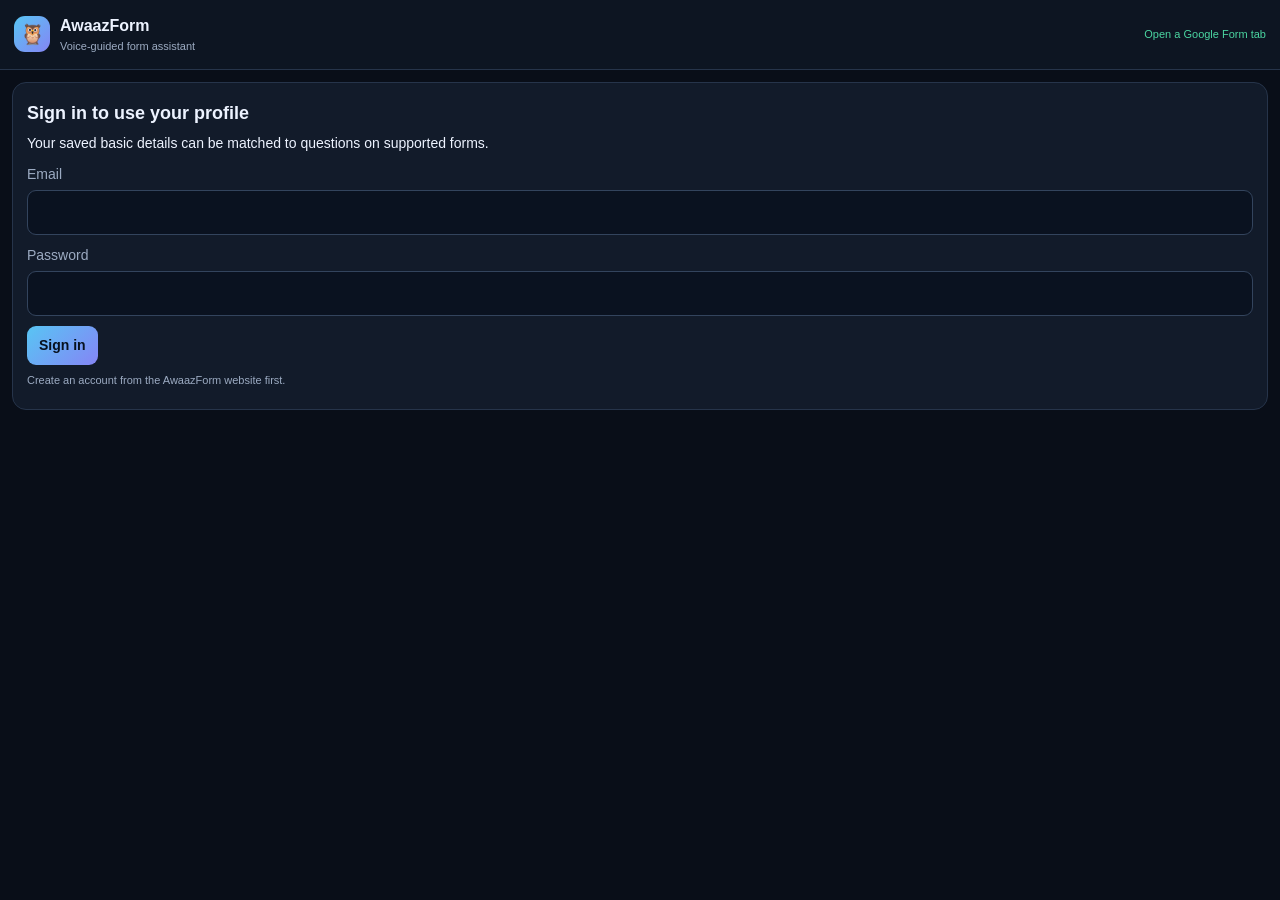
<file: extension/sidepanel.html>
<!doctype html>
<html lang="en">
<head><meta charset="utf-8"><meta name="viewport" content="width=device-width,initial-scale=1"><title>AwaazForm Assistant</title><link rel="stylesheet" href="sidepanel.css"></head>
<body>
  <header><div class="brand"><span class="owl">🦉</span><div><strong>AwaazForm</strong><small>Voice-guided form assistant</small></div></div><span id="connection" class="status">Checking tab…</span></header>
  <main>
    <section id="authPanel" class="panel">
      <h2>Sign in to use your profile</h2><p>Your saved basic details can be matched to questions on supported forms.</p>
      <form id="loginForm"><label>Email<input name="email" type="email" required autocomplete="username"></label><label>Password<input name="password" type="password" required autocomplete="current-password"></label><button class="primary">Sign in</button></form>
      <p id="authError" class="error"></p><p class="hint">Create an account from the AwaazForm website first.</p>
    </section>
    <section id="assistantPanel" hidden>
      <div class="panel"><div class="form-title"><div><small>OPEN FORM</small><h2 id="formTitle">Google Form</h2></div><button id="refresh" class="secondary">↻</button></div><p id="formMeta" class="hint"></p><div class="progress"><span id="progressFill"></span></div><p id="progressText" class="hint"></p></div>
      <div class="panel question-panel"><div class="q-label" id="questionNumber">QUESTION 1</div><h2 id="questionText">Loading questions…</h2><p id="questionRequired" class="hint"></p><button id="readQuestion" class="secondary full">🔊 Read question aloud</button>
        <div id="optionsBox" class="options" hidden></div>
        <label for="answer" class="answer-label">Your answer</label><textarea id="answer" rows="3" placeholder="Speak or type your answer"></textarea>
        <div class="actions"><button id="speakAnswer" class="secondary">🎙 Speak</button><button id="manualDone" class="secondary">I filled it manually</button><button id="fillAnswer" class="primary">Fill & next →</button></div>
        <p id="actionMessage" class="message" role="status"></p>
      </div>
      <div class="panel"><h3>Form actions</h3><div class="actions"><button id="nextSection" class="secondary">Next section</button><button id="submitForm" class="danger">Submit form</button></div><p class="hint">Submit becomes available when you have reviewed all visible questions. Google Forms may have multiple sections; use Next section to continue.</p></div>
      <div class="panel account-row"><div><strong id="userName"></strong><small id="userEmail"></small></div><button id="logout" class="secondary">Sign out</button></div>
    </section>
  </main>
  <script src="sidepanel.js"></script>
</body></html>
</file>
<file: css/styles.css>
/* ===== AwaazForm — clean white, purple-accented, accessible ===== */

:root {
  --bg: #ffffff;
  --surface: #ffffff;
  --surface-2: #f8f7fc;
  --line: #eceaf2;
  --line-2: #dedbe8;

  --ink: #202124;
  --muted: #626575;
  --faint: #858595;

  --accent: #7048e8;
  --accent-2: #c477ee;
  --accent-soft: rgba(112, 72, 232, .10);

  --warm: #e99a38;
  --warm-soft: rgba(233, 154, 56, .12);

  --ok: #269b62;
  --ok-soft: rgba(38, 155, 98, .11);

  --err: #df5555;
  --err-soft: rgba(223, 85, 85, .10);

  --radius: 16px;
  --mono: ui-monospace, SFMono-Regular, Menlo, Consolas, monospace;
}

body.hc {
  --bg: #000;
  --surface: #000;
  --surface-2: #111;
  --line: #fff;
  --line-2: #fff;
  --ink: #fff;
  --muted: #fff;
  --faint: #ddd;
  --accent: #ffd43b;
  --accent-2: #00e5ff;
  --accent-soft: #222;
  --warm: #ffd43b;
  --warm-soft: #222;
  --ok: #7cfc00;
  --ok-soft: #111;
  --err: #ff7b72;
  --err-soft: #111;
}

[hidden] { display: none !important; }
*, *::before, *::after { box-sizing: border-box; }

html {
  font-size: 18px;
  scroll-behavior: smooth;
  scroll-padding-top: 96px;
}

html.large { font-size: 21.6px; }

body {
  margin: 0;
  min-height: 100vh;
  color: var(--ink);
  background-color: var(--bg);
  font-family: "Segoe UI", "Nirmala UI", "Noto Sans Devanagari", system-ui, sans-serif;
  line-height: 1.6;
  -webkit-font-smoothing: antialiased;

  background-image:
    radial-gradient(900px 520px at 78% -12%, rgba(196, 119, 238, .12), transparent 62%),
    radial-gradient(760px 520px at -6% 34%, rgba(112, 72, 232, .07), transparent 60%);

  background-attachment: fixed;
}

body.hc { background-image: none; }

h1, h2, h3, h4 {
  line-height: 1.2;
  margin: 0 0 10px;
  letter-spacing: -.01em;
}

p { margin: 0 0 12px; }

main {
  max-width: 1120px;
  margin: 0 auto;
  padding: 0 24px 40px;
  outline: none;
}

:focus-visible {
  outline: 2px solid var(--accent);
  outline-offset: 3px;
}

body.hc :focus-visible { outline-color: #ffd43b; }

.sr-only {
  position: absolute;
  width: 1px;
  height: 1px;
  overflow: hidden;
  clip: rect(0 0 0 0);
  white-space: nowrap;
}

.skip-link {
  position: absolute;
  left: -999px;
  top: 8px;
  z-index: 99;
  background: #fff;
  color: #000;
  padding: 10px 16px;
  border-radius: 10px;
  font-weight: 600;
}

.skip-link:focus { left: 8px; }

/* ---------- Top bar ---------- */

.topbar {
  position: sticky;
  top: 0;
  z-index: 30;
  display: flex;
  flex-wrap: wrap;
  gap: 12px 24px;
  align-items: center;
  padding: 14px 28px;
  background: rgba(255, 255, 255, .88);
  backdrop-filter: blur(14px);
  border-bottom: 1px solid var(--line);
}

body.hc .topbar { background: #000; }

.brand {
  display: flex;
  align-items: center;
  gap: 12px;
}

.brand-name {
  margin: 0;
  font-weight: 700;
  font-size: 1.1rem;
  letter-spacing: -.01em;
}

.tagline {
  margin: 0;
  font-size: .8rem;
  color: var(--muted);
}

.owl {
  width: 40px;
  height: 40px;
  flex: none;
  display: grid;
  place-items: center;
  font-size: 22px;
  border-radius: 12px;
  background: linear-gradient(135deg, var(--accent), var(--accent-2));
  animation: bob 3.2s ease-in-out infinite;
}

.owl.talking { animation: talk .35s ease-in-out infinite alternate; }
.owl.happy { animation: jump .5s ease-in-out 2; }

.owl-hero {
  width: 84px;
  height: 84px;
  font-size: 42px;
  margin: 0 auto 14px;
  border-radius: 24px;
}

.navlinks {
  display: flex;
  gap: 4px;
  margin-left: auto;
}

.navlinks a {
  color: var(--muted);
  text-decoration: none;
  padding: 8px 12px;
  border-radius: 10px;
  font-size: .95rem;
}

.navlinks a:hover {
  color: var(--ink);
  background: var(--surface-2);
}

.toolbar {
  display: flex;
  flex-wrap: wrap;
  gap: 8px;
  align-items: center;
}

.lang-switch {
  display: inline-flex;
  padding: 3px;
  border-radius: 12px;
  background: var(--surface);
  border: 1px solid var(--line);
}

.lang-switch button {
  font: inherit;
  font-weight: 600;
  font-size: .9rem;
  min-height: 36px;
  padding: 4px 12px;
  border: 0;
  border-radius: 9px;
  background: transparent;
  color: var(--muted);
  cursor: pointer;
}

.lang-switch button[aria-pressed="true"] {
  background: var(--accent-soft);
  color: var(--accent);
}

.tool {
  font: inherit;
  font-size: .85rem;
  min-height: 36px;
  padding: 6px 11px;
  border-radius: 10px;
  border: 1px solid var(--line);
  background: var(--surface);
  color: var(--muted);
  cursor: pointer;
}

.tool[aria-pressed="true"] {
  color: var(--accent);
  border-color: rgba(112, 72, 232, .35);
  background: var(--accent-soft);
}

body.hc .tool[aria-pressed="true"] {
  color: #000;
  background: #ffd43b;
}

/* ---------- Buttons ---------- */

.btn {
  font: inherit;
  font-weight: 600;
  min-height: 46px;
  padding: 10px 18px;
  border-radius: 12px;
  border: 1px solid var(--line-2);
  background: var(--surface);
  color: var(--ink);
  cursor: pointer;
  text-decoration: none;
  display: inline-flex;
  align-items: center;
  justify-content: center;
  gap: 8px;
  transition: transform .15s, border-color .15s, background .15s, box-shadow .15s;
}

.btn:hover {
  border-color: var(--accent);
  transform: translateY(-1px);
}

.btn:active { transform: translateY(1px); }

.btn.primary {
  background: linear-gradient(135deg, #7048e8, #8d5bea);
  color: #fff;
  border-color: transparent;
  box-shadow: 0 8px 24px -10px rgba(112, 72, 232, .55);
}

body.hc .btn.primary {
  background: #ffd43b;
  color: #000;
  box-shadow: none;
}

.btn.ghost { background: transparent; }

.btn.big {
  font-size: 1.05rem;
  min-height: 54px;
  padding: 12px 24px;
}

.btn.small {
  min-height: 38px;
  padding: 6px 12px;
  font-size: .9rem;
}

.btn:disabled {
  opacity: .45;
  cursor: not-allowed;
  transform: none;
}

.row {
  display: flex;
  gap: 10px;
  flex-wrap: wrap;
  align-items: center;
  margin: 12px 0;
}

.row.big { justify-content: center; }

.nav-row {
  display: flex;
  justify-content: space-between;
  gap: 10px;
  flex-wrap: wrap;
  margin-top: 18px;
}

/* ---------- Hero ---------- */

.hero {
  display: grid;
  grid-template-columns: 1.15fr .85fr;
  gap: 56px;
  align-items: center;
  padding: 72px 0 48px;
}

.eyebrow {
  font-family: var(--mono);
  font-size: .78rem;
  letter-spacing: .18em;
  text-transform: uppercase;
  color: var(--accent);
  margin: 0 0 18px;
}

.hero-title {
  font-size: clamp(2.4rem, 5vw, 3.9rem);
  font-weight: 700;
  line-height: 1.04;
  letter-spacing: -.035em;
  margin: 0 0 20px;
}

.grad {
  background: linear-gradient(90deg, #b66be9, #d08aef);
  -webkit-background-clip: text;
  background-clip: text;
  color: transparent;
}

body.hc .grad {
  background: none;
  color: #ffd43b;
}

.hero-sub {
  color: var(--muted);
  font-size: 1.08rem;
  max-width: 560px;
  margin-bottom: 28px;
}

.hero-cta {
  display: flex;
  gap: 12px;
  flex-wrap: wrap;
}

.trust {
  margin: 18px 0 0;
  font-size: .88rem;
  color: var(--faint);
}

.steps-panel {
  background: var(--surface);
  border: 1px solid var(--line);
  border-radius: var(--radius);
  padding: 22px 24px;
  box-shadow: 0 30px 60px -30px rgba(112, 72, 232, .12);
}

.panel-label {
  font-family: var(--mono);
  font-size: .72rem;
  letter-spacing: .14em;
  text-transform: uppercase;
  color: var(--faint);
  margin: 0 0 14px;
}

.steps {
  list-style: none;
  margin: 0;
  padding: 0;
}

.steps li {
  display: grid;
  grid-template-columns: 44px 1fr;
  gap: 6px;
  padding: 16px 0;
  border-top: 1px solid var(--line);
}

.steps li:first-child {
  border-top: 0;
  padding-top: 4px;
}

.steps h3 {
  font-size: 1rem;
  font-weight: 600;
  margin: 0 0 4px;
}

.steps p {
  margin: 0;
  color: var(--muted);
  font-size: .92rem;
}

.sn {
  font-family: var(--mono);
  color: var(--accent);
  font-size: .9rem;
  padding-top: 3px;
}

/* ---------- Sections ---------- */

.sect {
  padding: 56px 0;
  border-top: 1px solid var(--line);
}

.section-title {
  font-size: clamp(1.6rem, 3vw, 2.2rem);
  font-weight: 650;
  margin: 0 0 16px;
}

.split {
  display: grid;
  grid-template-columns: 1fr 1fr;
  gap: 40px;
  align-items: start;
}

.split p { color: var(--muted); }

.note {
  color: var(--faint);
  font-size: .9rem;
}

/* ---------- Demo ---------- */

.demo {
  overflow: hidden;
  background: var(--surface);
  border: 1px solid var(--line);
  border-radius: var(--radius);
  box-shadow: 0 40px 80px -40px rgba(112, 72, 232, .22);
}

.demo-bar {
  display: flex;
  align-items: center;
  gap: 8px;
  padding: 12px 16px;
  border-bottom: 1px solid var(--line);
  color: var(--muted);
  font-size: .88rem;
}

.demo-bar > span {
  width: 9px;
  height: 9px;
  border-radius: 50%;
  background: var(--line-2);
}

.demo-bar em {
  font-style: normal;
  font-weight: 600;
  color: var(--ink);
  margin: 0 auto;
}

.demo-bar .verified {
  background: var(--ok-soft);
  color: var(--ok);
  padding: 2px 10px;
  border-radius: 99px;
  font-size: .8rem;
  font-weight: 600;
}

.demo-body {
  display: grid;
  grid-template-columns: 1.4fr 1fr;
}

.demo-form {
  padding: 18px;
  display: grid;
  gap: 10px;
}

.demo-field {
  position: relative;
  background: var(--bg);
  border: 1px solid var(--line);
  border-radius: 12px;
  padding: 10px 14px;
}

.demo-field small {
  display: block;
  color: var(--faint);
  font-size: .8rem;
}

.demo-field strong { font-weight: 600; }

.demo-field .tick {
  position: absolute;
  right: 14px;
  top: 50%;
  transform: translateY(-50%);
  color: var(--ok);
  font-weight: 700;
}

.demo-field.active {
  border-color: var(--accent);
  box-shadow: 0 0 0 4px var(--accent-soft);
}

.demo-field .chip {
  position: absolute;
  right: 10px;
  top: 50%;
  transform: translateY(-50%);
  background: var(--accent-soft);
  color: var(--accent);
  border-radius: 99px;
  padding: 3px 10px;
  font-size: .8rem;
}

.demo-say {
  background: var(--accent-soft);
  color: var(--ink);
  border: 1px solid rgba(112, 72, 232, .22);
  border-radius: 12px;
  padding: 12px 14px;
  font-family: var(--mono);
  font-size: .9rem;
}

.demo-log {
  padding: 18px 20px;
  border-left: 1px solid var(--line);
  background: var(--surface-2);
}

.demo-log .log {
  position: relative;
  margin: 0 0 14px;
  padding-left: 22px;
  color: var(--muted);
  font-size: .92rem;
}

.demo-log .log::before {
  content: "";
  position: absolute;
  left: 0;
  top: 8px;
  width: 9px;
  height: 9px;
  border-radius: 50%;
  background: var(--ok);
}

.demo-log .log.now {
  color: var(--ink);
  font-weight: 600;
}

.demo-log .log.now::before {
  background: var(--accent);
  box-shadow: 0 0 0 4px var(--accent-soft);
}

/* ---------- Forms: link + cards ---------- */

.link-card {
  background: var(--surface);
  border: 1px solid var(--line);
  border-radius: var(--radius);
  padding: 24px;
  margin: 0 0 18px;
}

.link-title {
  font-size: 1.1rem;
  font-weight: 600;
  margin: 0 0 4px;
}

.link-row {
  display: flex;
  gap: 10px;
  flex-wrap: wrap;
  margin-top: 12px;
}

.link-row .input {
  flex: 1 1 280px;
  width: auto;
}

.link-msg {
  min-height: 1.4em;
  color: var(--muted);
  font-size: .92rem;
  margin: 10px 0 0;
}

.link-panel {
  display: flex;
  gap: 10px;
  flex-wrap: wrap;
  margin: 8px 0 4px;
}

.card-grid {
  display: grid;
  grid-template-columns: repeat(auto-fit, minmax(230px, 1fr));
  gap: 16px;
  margin: 0 0 18px;
}

.choice-card {
  display: flex;
  flex-direction: column;
  align-items: flex-start;
  gap: 6px;
  text-align: left;
  font: inherit;
  color: var(--ink);
  padding: 22px;
  min-height: 180px;
  border-radius: var(--radius);
  border: 1px solid var(--line);
  background: var(--surface);
  cursor: pointer;
  transition: transform .2s, border-color .2s, background .2s;
}

.choice-card:hover {
  transform: translateY(-3px);
  border-color: var(--accent);
  background: var(--surface-2);
}

.big-emoji {
  display: grid;
  place-items: center;
  width: 50px;
  height: 50px;
  margin-bottom: 10px;
  border-radius: 14px;
  font-size: 24px;
  background: var(--accent-soft);
}

.choice-card.c2 .big-emoji { background: var(--ok-soft); }
.choice-card.c3 .big-emoji { background: var(--warm-soft); }
.choice-card.c4 .big-emoji { background: rgba(196, 119, 238, .14); }

.ct {
  font-weight: 600;
  font-size: 1.08rem;
}

.cd {
  color: var(--muted);
  font-size: .92rem;
}

.resume {
  display: flex;
  flex-wrap: wrap;
  gap: 12px;
  align-items: center;
  justify-content: space-between;
  background: var(--warm-soft);
  border: 1px solid rgba(233, 154, 56, .35);
  border-radius: var(--radius);
  padding: 16px 20px;
  margin: 0 0 18px;
}

.save-row {
  display: flex;
  gap: 10px;
  align-items: center;
  font-weight: 500;
  margin: 10px 0 2px;
  cursor: pointer;
}

input[type="checkbox"] {
  width: 18px;
  height: 18px;
  accent-color: var(--accent);
}

/* ---------- Platform & feature cards ---------- */

.platform-grid {
  display: grid;
  grid-template-columns: repeat(auto-fit, minmax(210px, 1fr));
  gap: 16px;
  margin-top: 28px;
}

.plat {
  background: var(--surface);
  border: 1px solid var(--line);
  border-radius: var(--radius);
  padding: 22px;
}

.plat h4 {
  font-size: 1.05rem;
  font-weight: 600;
  margin: 0 0 8px;
}

.plat p {
  color: var(--muted);
  font-size: .92rem;
  margin: 0;
}

.plat.more {
  border-style: dashed;
  background: transparent;
}

.plat.more h4 { color: var(--muted); }

.duo {
  display: grid;
  grid-template-columns: 1fr 1fr;
  gap: 16px;
  padding-top: 0;
}

.fcard {
  background: var(--surface);
  border: 1px solid var(--line);
  border-radius: var(--radius);
  padding: 28px;
}

.fcard h3 {
  font-size: 1.25rem;
  font-weight: 600;
}

.fcard p {
  color: var(--muted);
  margin: 0;
}

/* ---------- Storage ---------- */

.store-box {
  display: grid;
  grid-template-columns: 1.2fr 1fr;
  gap: 16px;
}

.kv {
  margin: 0;
  background: var(--surface);
  border: 1px solid var(--line);
  border-radius: var(--radius);
  padding: 6px 22px;
}

.kv > div {
  padding: 14px 0;
  border-top: 1px solid var(--line);
}

.kv > div:first-child { border-top: 0; }

.kv dt {
  font-family: var(--mono);
  font-size: .72rem;
  letter-spacing: .12em;
  text-transform: uppercase;
  color: var(--faint);
  margin-bottom: 4px;
}

.kv dd {
  margin: 0;
  color: var(--ink);
}

.store-status {
  background: var(--surface);
  border: 1px solid var(--line);
  border-radius: var(--radius);
  padding: 22px;
  display: flex;
  flex-direction: column;
  gap: 14px;
  align-items: flex-start;
}

#storeStatus {
  margin: 0;
  color: var(--muted);
}

/* ---------- FAQ ---------- */

.faq {
  background: var(--surface);
  border: 1px solid var(--line);
  border-radius: 12px;
  padding: 0 20px;
  margin-bottom: 10px;
}

.faq summary {
  cursor: pointer;
  list-style: none;
  padding: 16px 0;
  font-weight: 600;
  display: flex;
  justify-content: space-between;
  align-items: center;
  gap: 12px;
}

.faq summary::-webkit-details-marker { display: none; }

.faq summary::after {
  content: "+";
  font-family: var(--mono);
  color: var(--accent);
  font-size: 1.2rem;
}

.faq[open] summary::after { content: "–"; }

.faq p {
  color: var(--muted);
  padding: 0 0 18px;
  margin: 0;
}

/* ---------- Footer ---------- */

.foot {
  border-top: 1px solid #25252b;
  background: #171719;
  color: #f5f5f7;
  padding: 48px 24px 24px;
}

.foot-grid {
  max-width: 1120px;
  margin: 0 auto;
  display: grid;
  grid-template-columns: 1.4fr repeat(3, 1fr);
  gap: 32px;
}

.foot h4 {
  font-size: .8rem;
  font-family: var(--mono);
  letter-spacing: .12em;
  text-transform: uppercase;
  color: #a7a7b0;
  margin: 0 0 12px;
}

.foot a {
  display: block;
  color: #c3c3cb;
  text-decoration: none;
  margin-bottom: 8px;
  font-size: .95rem;
}

.foot a:hover { color: #c477ee; }

.foot-tag {
  color: #b0b0ba;
  font-size: .95rem;
  margin: 8px 0 0;
}

.foot-bottom {
  max-width: 1120px;
  margin: 36px auto 0;
  padding-top: 18px;
  border-top: 1px solid #303036;
  color: #a7a7b0;
  font-size: .85rem;
}

/* ---------- Paste / upload ---------- */

.panel {
  background: var(--surface);
  border: 1px solid var(--line);
  border-radius: var(--radius);
  padding: 26px;
}

.input {
  width: 100%;
  font: inherit;
  font-size: 1.05rem;
  min-height: 52px;
  padding: 11px 14px;
  border-radius: 12px;
  border: 1px solid var(--line-2);
  background: var(--bg);
  color: var(--ink);
}

.input::placeholder { color: var(--faint); }

.input:focus {
  border-color: var(--accent);
  box-shadow: 0 0 0 4px var(--accent-soft);
  outline: none;
}

textarea.input { resize: vertical; }

.label {
  display: block;
  font-weight: 600;
  margin: 14px 0 6px;
}

.file-input {
  font: inherit;
  color: var(--muted);
  margin-top: 4px;
}

.upload { margin-top: 12px; }

/* ---------- Guided flow ---------- */

.flow-head {
  display: flex;
  justify-content: space-between;
  align-items: center;
  flex-wrap: wrap;
  gap: 10px;
  margin-bottom: 12px;
}

.form-name {
  margin: 0;
  color: var(--muted);
  font-weight: 500;
}

.qcount {
  margin: 0;
  font-family: var(--mono);
  font-size: .85rem;
  color: var(--accent);
  background: var(--accent-soft);
  padding: 4px 12px;
  border-radius: 99px;
}

.progress {
  height: 6px;
  border-radius: 99px;
  background: var(--line);
  overflow: hidden;
}

#progressFill {
  height: 100%;
  width: 0;
  border-radius: 99px;
  background: linear-gradient(90deg, var(--accent), var(--accent-2));
  transition: width .5s ease;
}

.dots {
  display: flex;
  flex-wrap: wrap;
  gap: 6px;
  margin: 14px 0 22px;
}

.dot {
  width: 10px;
  height: 10px;
  border-radius: 50%;
  background: var(--line-2);
  transition: transform .2s, background .2s;
}

.dot.done { background: var(--ok); }

.dot.current {
  background: var(--accent);
  transform: scale(1.45);
}

.dot.flag {
  outline: 2px dashed var(--warm);
  outline-offset: 2px;
}

.question-card {
  position: relative;
  background: var(--surface);
  border: 1px solid var(--line);
  border-radius: 22px;
  padding: 32px;
  box-shadow: 0 30px 70px -40px rgba(112, 72, 232, .20);
}

.question-card::before {
  content: "";
  position: absolute;
  left: 0;
  top: 28px;
  bottom: 28px;
  width: 3px;
  border-radius: 0 3px 3px 0;
  background: linear-gradient(var(--accent), var(--accent-2));
}

.question-card h2 {
  font-size: 1.6rem;
  font-weight: 650;
  margin: 0 0 10px;
}

.badge {
  display: inline-block;
  padding: 2px 11px;
  border-radius: 99px;
  font-size: .8rem;
  font-weight: 600;
  font-family: var(--mono);
}

.badge.req {
  background: var(--err-soft);
  color: var(--err);
}

.badge.opt {
  background: var(--ok-soft);
  color: var(--ok);
}

.hint {
  color: var(--muted);
  font-size: 1rem;
}

.flag {
  background: var(--warm-soft);
  color: var(--warm);
  border: 1px dashed var(--warm);
  padding: 10px 14px;
  border-radius: 12px;
}

.error {
  color: var(--err);
  font-weight: 600;
  min-height: 1.4em;
  margin: 8px 0 0;
}

.mic-zone {
  text-align: center;
  margin: 18px 0 8px;
}

.mic {
  position: relative;
  width: 124px;
  height: 124px;
  margin: 0 auto;
  border: 0;
  border-radius: 50%;
  cursor: pointer;
  color: #fff;
  font: inherit;
  font-size: 38px;
  line-height: 1;
  background: linear-gradient(135deg, #7048e8, #c477ee);
  box-shadow: 0 16px 40px -12px rgba(112, 72, 232, .48);
  display: flex;
  flex-direction: column;
  align-items: center;
  justify-content: center;
  gap: 2px;
}

.mic span:last-child {
  font-size: .9rem;
  font-weight: 600;
}

.mic.on { animation: pulse 1.2s ease-out infinite; }

body.hc .mic { color: #000; }

.mic-status {
  min-height: 1.4em;
  color: var(--accent);
  font-weight: 600;
  text-align: center;
  margin: 8px 0 0;
}

.waves {
  display: none;
  justify-content: center;
  align-items: center;
  gap: 5px;
  height: 40px;
  margin-top: 10px;
}

.waves.on { display: flex; }

.waves span {
  width: 5px;
  height: 100%;
  border-radius: 4px;
  background: var(--accent);
  animation: wave 1s ease-in-out infinite;
}

.waves span:nth-child(2) { animation-delay: .15s; }
.waves span:nth-child(3) { animation-delay: .3s; }
.waves span:nth-child(4) { animation-delay: .45s; }
.waves span:nth-child(5) { animation-delay: .6s; }

.option-grid {
  display: grid;
  grid-template-columns: repeat(auto-fill, minmax(220px, 1fr));
  gap: 10px;
  margin: 14px 0 18px;
}

.opt-card {
  font: inherit;
  font-size: 1rem;
  text-align: left;
  display: flex;
  align-items: center;
  gap: 12px;
  min-height: 56px;
  padding: 12px 14px;
  border-radius: 12px;
  border: 1px solid var(--line-2);
  background: var(--bg);
  color: var(--ink);
  cursor: pointer;
  transition: border-color .15s, background .15s;
}

.opt-card:hover {
  border-color: var(--accent);
  background: var(--accent-soft);
}

.num {
  display: inline-grid;
  place-items: center;
  width: 30px;
  height: 30px;
  flex: none;
  border-radius: 9px;
  background: var(--accent-soft);
  color: var(--accent);
  font-family: var(--mono);
  font-weight: 600;
}

.readback {
  margin-top: 18px;
  text-align: center;
  padding: 24px 18px;
  border-radius: 18px;
  background: var(--accent-soft);
  border: 1px solid rgba(112, 72, 232, .22);
}

.rb-title {
  margin: 0 0 8px;
  color: var(--muted);
}

.rb-value {
  display: inline-block;
  margin: 0;
  font-size: 1.6rem;
  font-weight: 650;
  padding: 10px 20px;
  max-width: 100%;
  border-radius: 12px;
  background: var(--bg);
  border: 1px solid var(--line-2);
  word-break: break-word;
}

.rb-q {
  font-weight: 600;
  margin: 12px 0 0;
}

/* ---------- Review ---------- */

.pill {
  display: inline-block;
  padding: 5px 14px;
  border-radius: 99px;
  background: var(--accent-soft);
  color: var(--accent);
  font-family: var(--mono);
  font-size: .85rem;
}

.review-list {
  list-style: none;
  padding: 0;
  margin: 16px 0;
  display: grid;
  gap: 10px;
}

.review-item {
  display: grid;
  grid-template-columns: 1fr auto;
  gap: 2px 16px;
  align-items: center;
  background: var(--surface);
  border: 1px solid var(--line);
  border-radius: 14px;
  padding: 14px 18px;
}

.review-item.bad {
  border-color: var(--err);
  background: var(--err-soft);
}

.rq {
  margin: 0;
  color: var(--muted);
  font-size: .92rem;
}

.rv {
  margin: 0;
  font-size: 1.1rem;
  font-weight: 600;
  word-break: break-word;
}

.review-item .btn {
  grid-column: 2;
  grid-row: 1 / span 2;
}

/* ---------- Done & confetti ---------- */

#screen-done {
  text-align: center;
  padding-top: 40px;
}

#screen-done .row { justify-content: center; }

.confetti {
  position: fixed;
  inset: 0;
  pointer-events: none;
  overflow: hidden;
  z-index: 40;
}

.confetti span {
  position: absolute;
  top: -20px;
  width: 9px;
  height: 15px;
  border-radius: 3px;
  animation: fall 3s linear forwards;
}

@keyframes fall {
  to {
    transform: translate(var(--drift, 0px), 110vh) rotate(720deg);
  }
}

/* ---------- Dialogs & toast ---------- */

dialog {
  border: 1px solid var(--line-2);
  border-radius: 20px;
  padding: 28px;
  max-width: min(520px, 92vw);
  background: var(--surface);
  color: var(--ink);
  box-shadow: 0 40px 90px rgba(0, 0, 0, .16);
}

dialog::backdrop {
  background: rgba(20, 15, 35, .45);
  backdrop-filter: blur(4px);
}

dialog p { color: var(--muted); }

.toast {
  position: fixed;
  left: 50%;
  bottom: 24px;
  z-index: 50;
  transform: translate(-50%, 200%);
  transition: transform .35s ease;
  background: var(--ink);
  color: #fff;
  font-weight: 600;
  padding: 12px 20px;
  border-radius: 12px;
  max-width: 92vw;
  text-align: center;
}

.toast.show { transform: translate(-50%, 0); }

/* ---------- Print (PDF export) ---------- */

.print-sheet { display: none; }

@media print {
  body > *:not(.print-sheet) { display: none !important; }
  body {
    background: #fff;
    color: #000;
  }
  .print-sheet {
    display: block;
    font-size: 12pt;
    color: #000;
  }
  .print-sheet h1 {
    font-size: 20pt;
    margin-bottom: 4px;
  }
  .print-sheet dl {
    display: grid;
    grid-template-columns: 1fr 2fr;
    gap: 8px 16px;
  }
  .print-sheet dt { font-weight: 700; }
  .print-sheet dd {
    margin: 0;
    border-bottom: 1px solid #999;
    padding-bottom: 4px;
  }
}

/* ---------- Animations ---------- */

@keyframes bob {
  0%, 100% { transform: translateY(0); }
  50% { transform: translateY(-4px); }
}

@keyframes talk {
  from { transform: scale(1); }
  to { transform: scale(1.08) rotate(-3deg); }
}

@keyframes jump {
  0%, 100% { transform: translateY(0); }
  40% { transform: translateY(-14px); }
}

@keyframes pulse {
  0% {
    box-shadow:
      0 16px 40px -12px rgba(112, 72, 232, .48),
      0 0 0 0 rgba(112, 72, 232, .35);
  }
  100% {
    box-shadow:
      0 16px 40px -12px rgba(112, 72, 232, .48),
      0 0 0 24px rgba(112, 72, 232, 0);
  }
}

@keyframes wave {
  0%, 100% { transform: scaleY(.25); }
  50% { transform: scaleY(1); }
}

@media (prefers-reduced-motion: reduce) {
  *, *::before, *::after {
    animation: none !important;
    transition: none !important;
    scroll-behavior: auto !important;
  }
}

/* ---------- Responsive ---------- */

@media (max-width: 900px) {
  .hero, .split, .duo, .store-box {
    grid-template-columns: 1fr;
  }

  .hero {
    padding-top: 48px;
    gap: 36px;
  }

  .foot-grid { grid-template-columns: 1fr 1fr; }
  .navlinks { display: none; }
  .demo-body { grid-template-columns: 1fr; }

  .demo-log {
    border-left: 0;
    border-top: 1px solid var(--line);
  }
}

@media (max-width: 600px) {
  .topbar { padding: 12px 16px; }
  main { padding: 0 16px 32px; }
  .question-card { padding: 22px; }
  .question-card::before { display: none; }
  .mic { width: 112px; height: 112px; }

  .review-item { grid-template-columns: 1fr; }

  .review-item .btn {
    grid-column: 1;
    grid-row: auto;
    justify-self: start;
  }
}

/* ---------- Extension callout (AwaazForm additions) ---------- */
.success { color: var(--ok); }
.extension-callout {
  display: flex;
  align-items: center;
  justify-content: space-between;
  gap: 18px;
  margin: 18px 0;
  padding: 18px 20px;
  border: 1px solid var(--line-2);
  border-radius: 16px;
  background: var(--surface);
}
.extension-callout p { margin: 6px 0 0; max-width: 680px; }
@media (max-width: 700px) {
  .extension-callout { align-items: flex-start; flex-direction: column; }
}

/* ---------- Google Form shown beside the questions ---------- */
.flow-layout { display: grid; grid-template-columns: minmax(0, 1.1fr) minmax(300px, .9fr); gap: 18px; align-items: start; }
.flow-layout > .question-card { min-width: 0; }
.form-panel { min-width: 0; border: 1px solid var(--line); border-radius: 16px; background: var(--surface); overflow: hidden; box-shadow: 0 18px 45px -35px rgba(65, 40, 120, .35); }
.form-panel iframe { display: block; width: 100%; height: min(72vh, 720px); border: 0; background: #fff; }
.workspace-heading { display: flex; align-items: center; justify-content: space-between; gap: 10px; padding: 12px 16px; border-bottom: 1px solid var(--line); background: var(--surface-2); }
.workspace-heading strong { font-size: .98rem; }
.workspace-status { padding: 4px 9px; border-radius: 99px; background: var(--bg); color: var(--muted); font-size: .76rem; text-align: right; }
.workspace-note { margin: 0; padding: 12px 15px; color: var(--muted); font-size: .82rem; line-height: 1.5; }
.done-panel { margin: 18px 0; text-align: left; }
.done-panel iframe { height: min(78vh, 820px); }
@media (max-width: 900px) {
  .flow-layout { grid-template-columns: 1fr; }
  .flow-layout > .form-panel { order: 2; }
  .form-panel iframe { height: 520px; }
}
</file>
<file: extension/sidepanel.css>
:root{color-scheme:dark;--bg:#090e18;--panel:#121b2a;--line:#26344a;--text:#edf3ff;--muted:#9cabc2;--blue:#58c5f4;--violet:#8585f5;--green:#4bd6a2;--red:#ff7777}*{box-sizing:border-box}body{margin:0;background:var(--bg);color:var(--text);font:14px/1.5 "Segoe UI",Arial,sans-serif}header{position:sticky;top:0;background:#0d1522;border-bottom:1px solid var(--line);padding:14px;display:flex;justify-content:space-between;align-items:center;gap:8px;z-index:2}.brand{display:flex;gap:10px;align-items:center}.brand strong{display:block;font-size:16px}.brand small,small,.hint{color:var(--muted)}.brand small{display:block;font-size:11px}.owl{width:36px;height:36px;border-radius:11px;background:linear-gradient(135deg,var(--blue),var(--violet));display:grid;place-items:center;font-size:20px}.status{font-size:11px;color:var(--green)}main{padding:12px;display:grid;gap:12px}.panel{background:var(--panel);border:1px solid var(--line);border-radius:14px;padding:14px}.panel h2{font-size:18px;line-height:1.3;margin:5px 0 8px}.panel h3{font-size:15px;margin:0 0 10px}.panel p{margin:7px 0}.form-title{display:flex;justify-content:space-between;align-items:center}.form-title small,.q-label{font-size:10px;letter-spacing:.13em;color:var(--blue);font-weight:700}.progress{height:6px;border-radius:10px;background:#26344a;overflow:hidden;margin:12px 0 6px}.progress span{display:block;height:100%;width:0;background:linear-gradient(90deg,var(--blue),var(--violet))}.question-panel{border-color:#385276}.question-panel h2{font-size:20px;margin:8px 0 10px}.answer-label{display:block;margin:14px 0 6px;color:var(--muted)}textarea,input{width:100%;background:#0a1220;border:1px solid #33445d;border-radius:9px;color:var(--text);font:inherit;padding:11px;resize:vertical}label{display:grid;gap:5px;margin:10px 0;color:var(--muted)}button{font:inherit;font-weight:650;border:1px solid #40516a;border-radius:9px;padding:9px 12px;color:var(--text);background:#1b2a40;cursor:pointer}button:hover{filter:brightness(1.15)}button:disabled{opacity:.45;cursor:not-allowed}.primary{background:linear-gradient(135deg,var(--blue),var(--violet));color:#07111e;border:0}.secondary{background:#1b2a40}.danger{background:#57252d;border-color:#88414b}.full{width:100%}.actions{display:flex;gap:8px;margin-top:10px}.actions>*{flex:1}.message{min-height:20px;color:var(--green);font-size:12px}.error{color:var(--red)}.options{display:grid;gap:6px;margin:12px 0}.option{display:block;text-align:left;width:100%}.option.selected{border-color:var(--blue);background:#19364b}.account-row{display:flex;justify-content:space-between;align-items:center;gap:8px}.account-row small{display:block}.hint{font-size:11px}.q-label{margin-bottom:5px}
</file>
